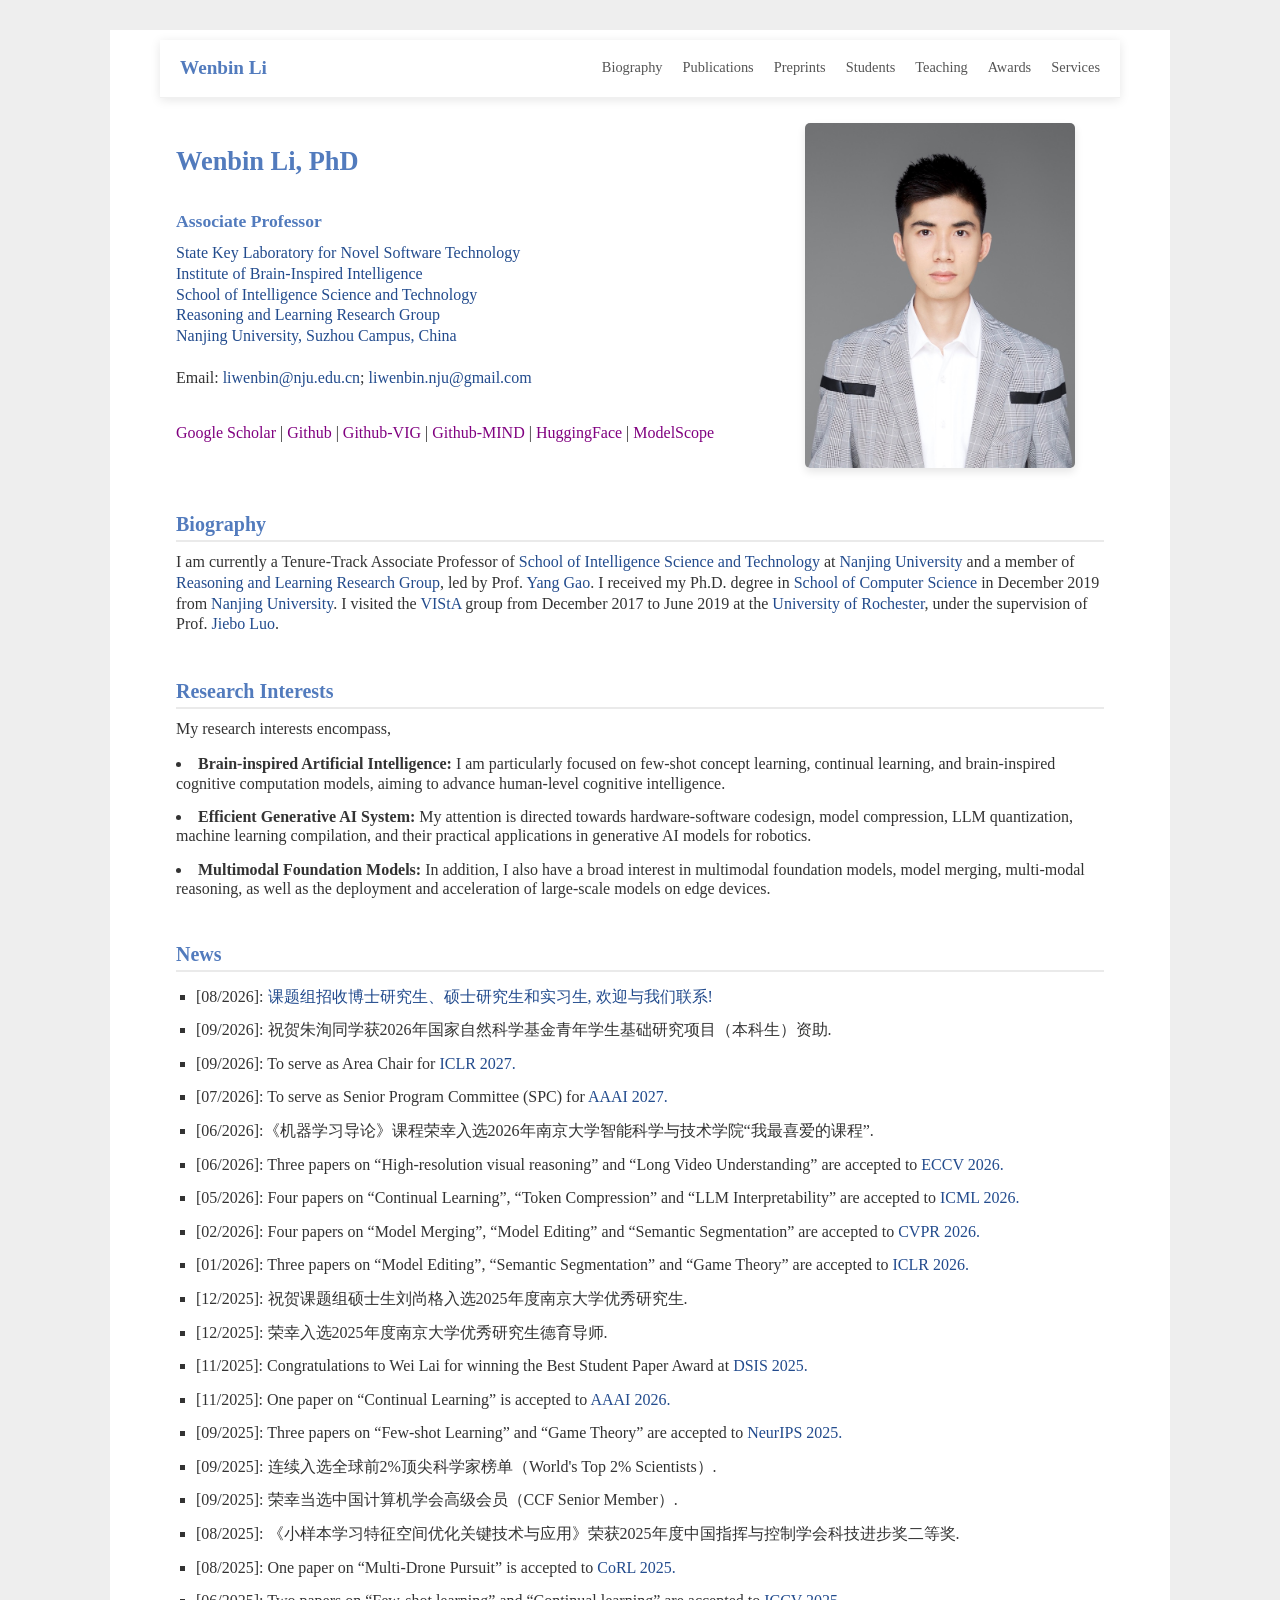
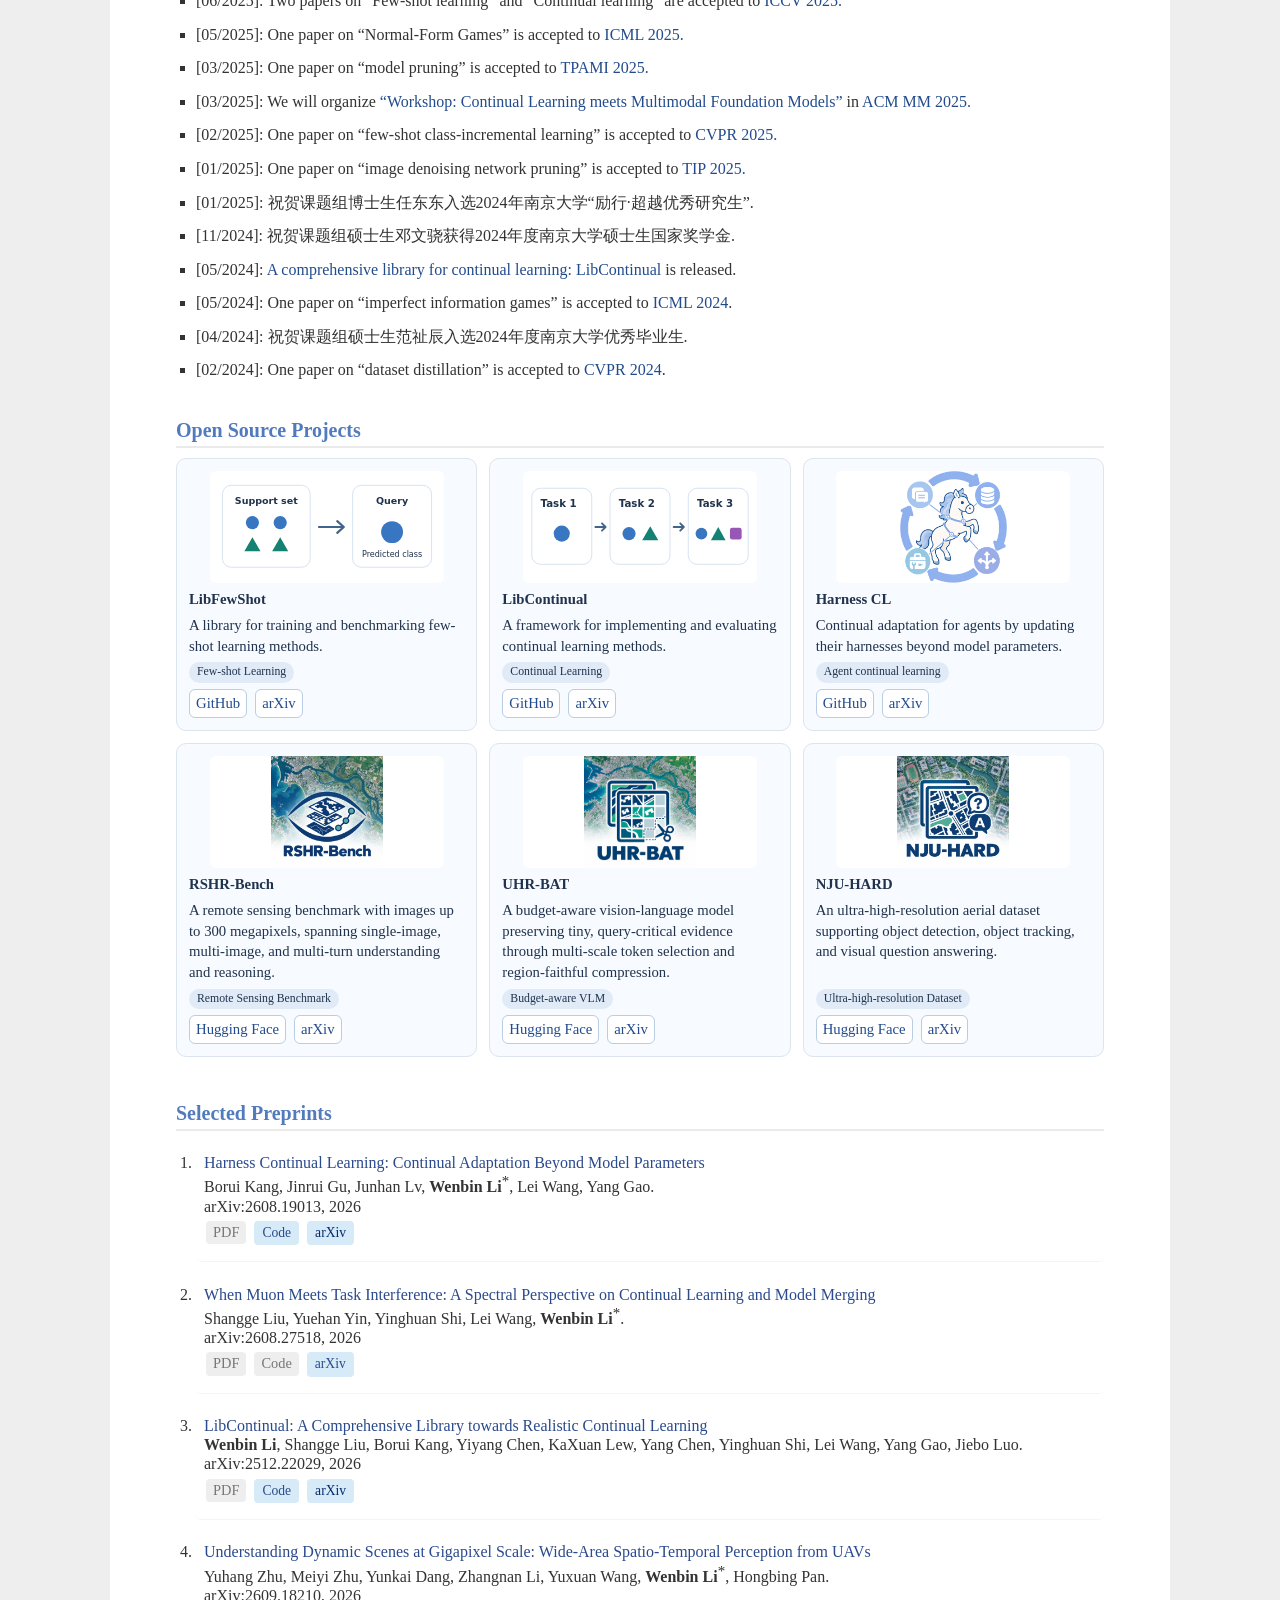
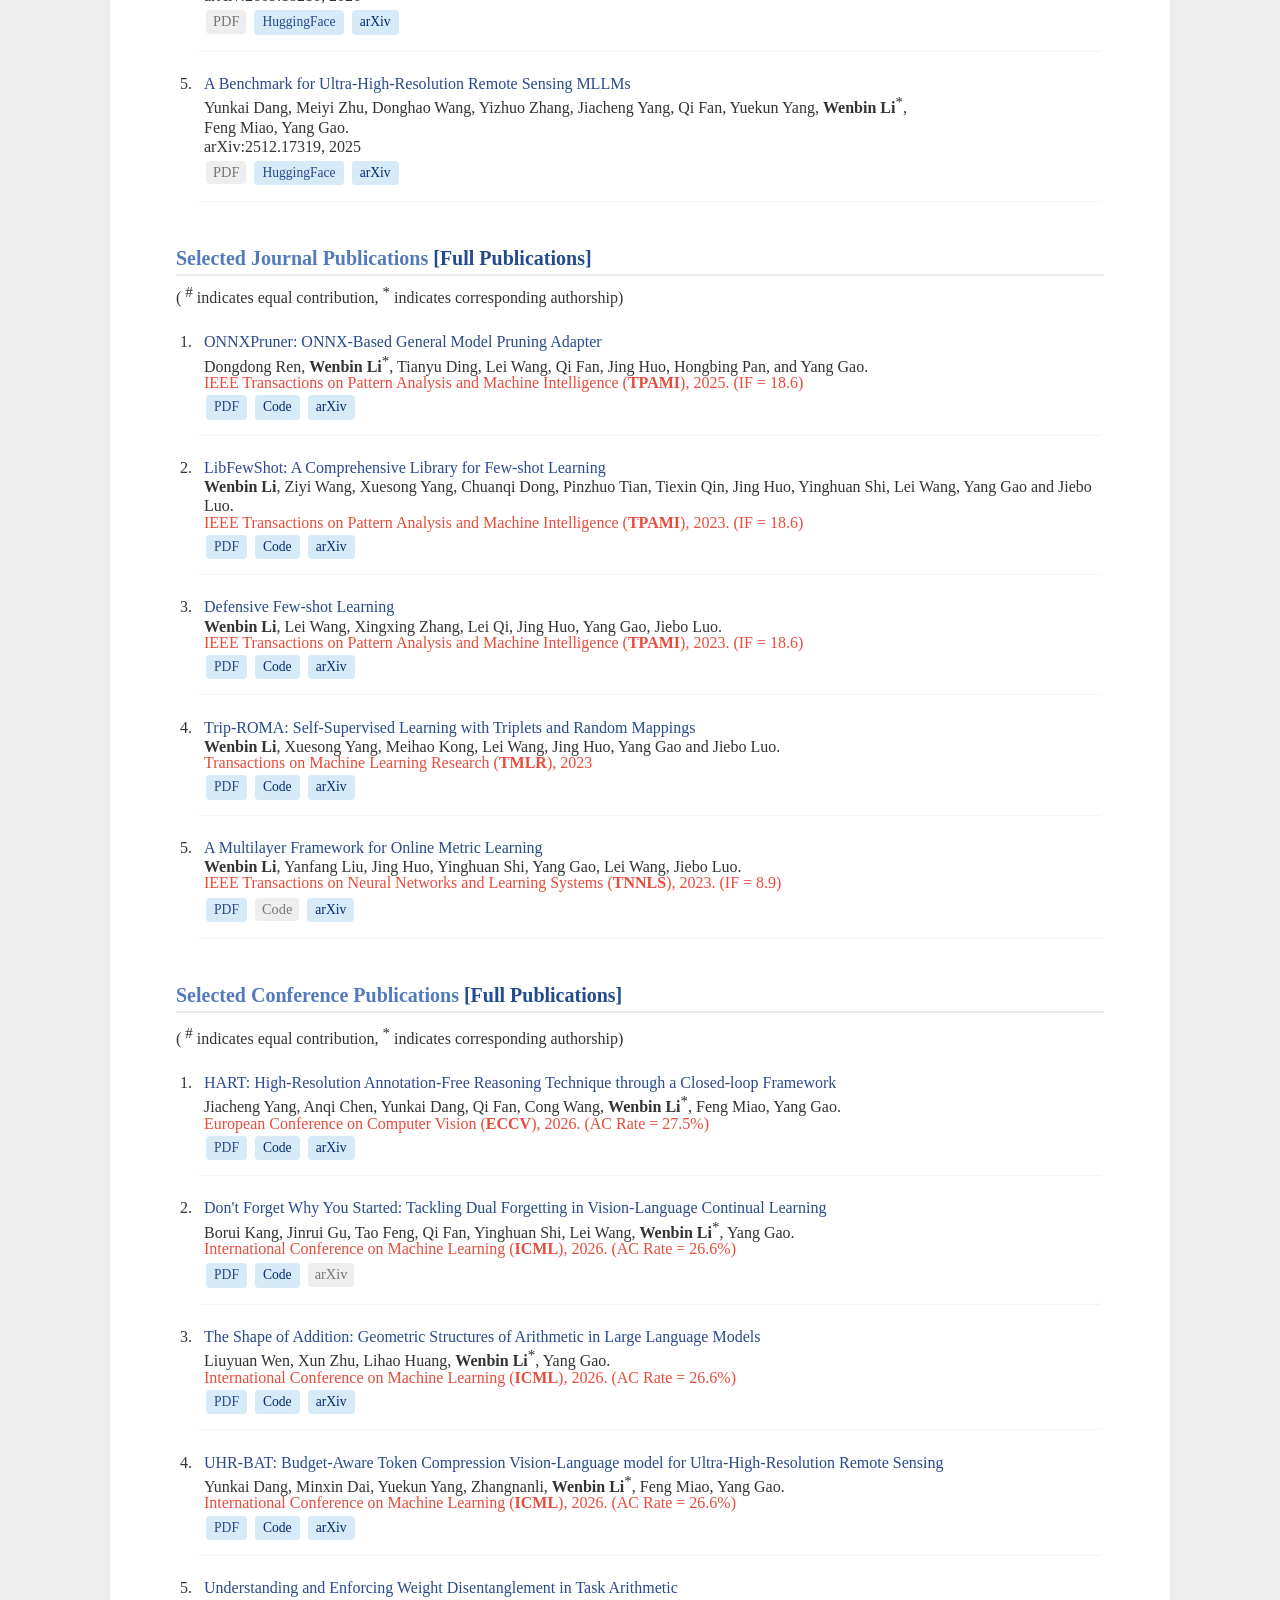
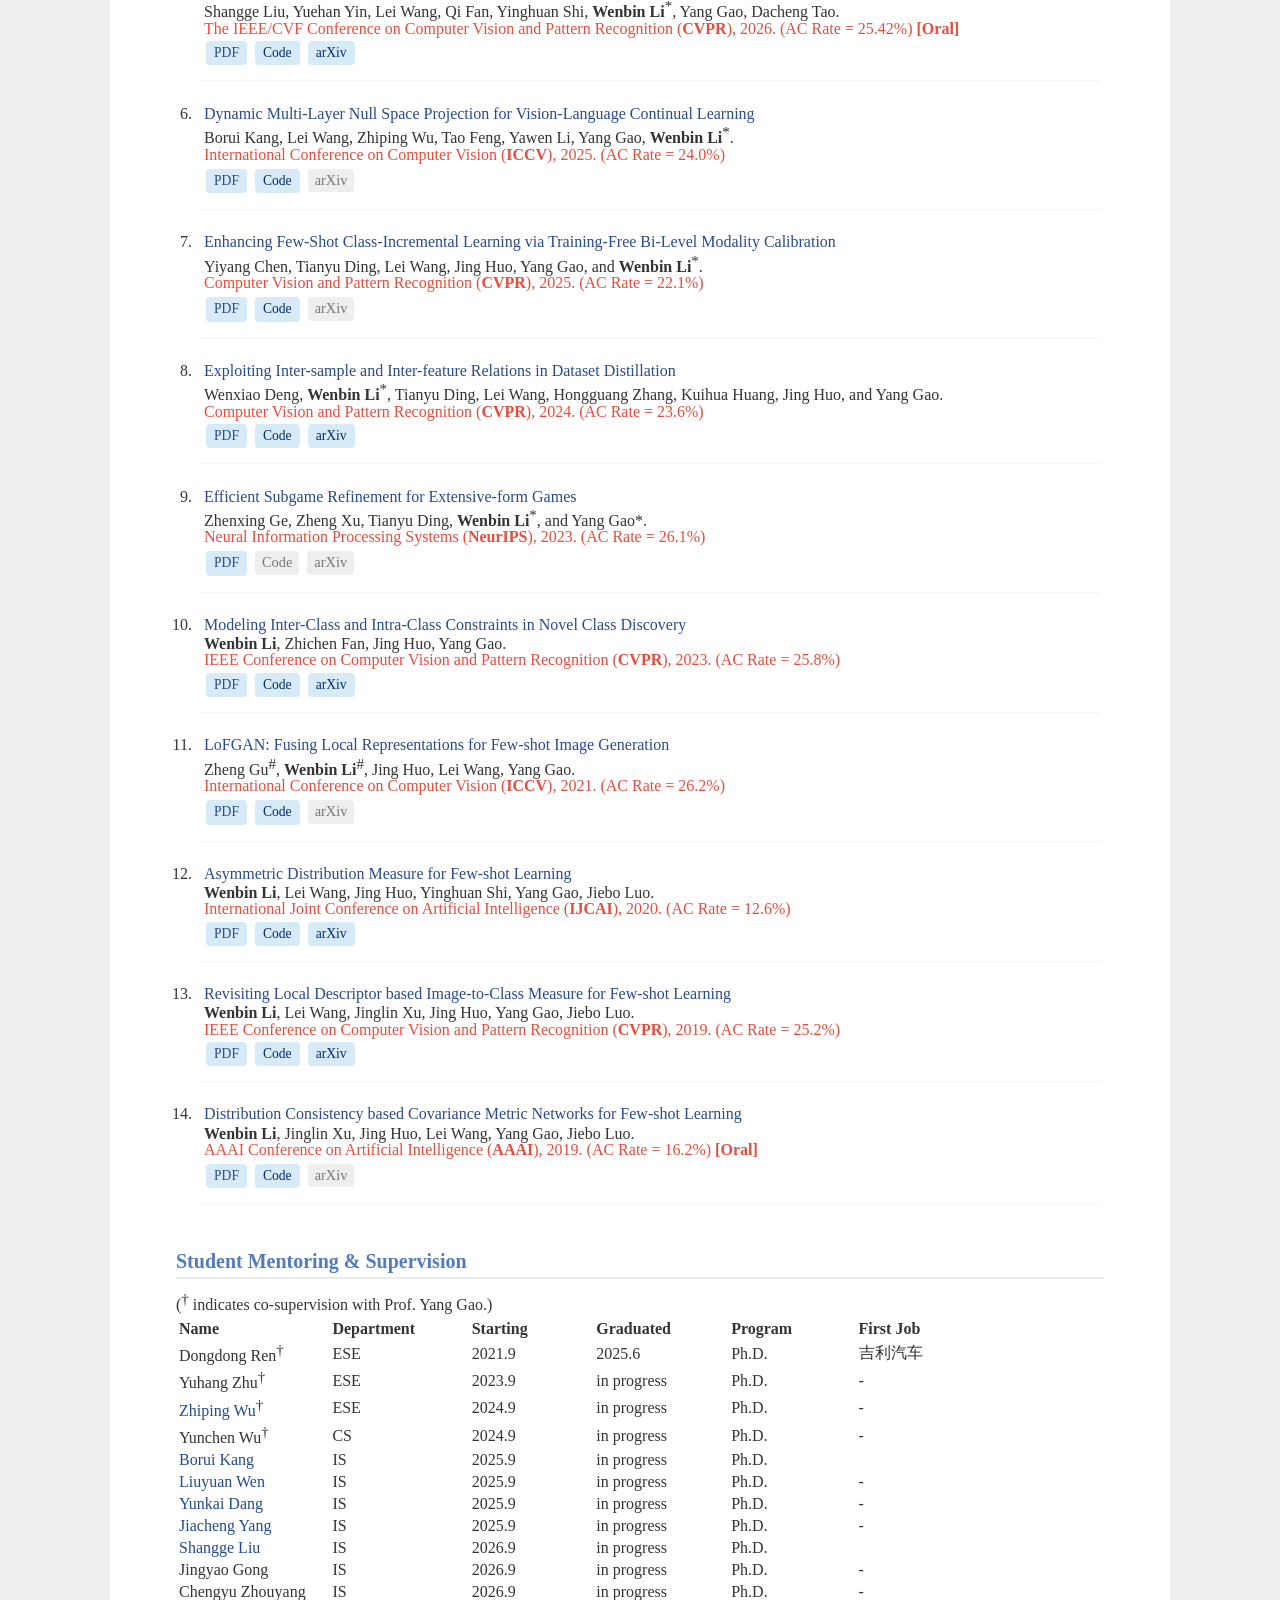
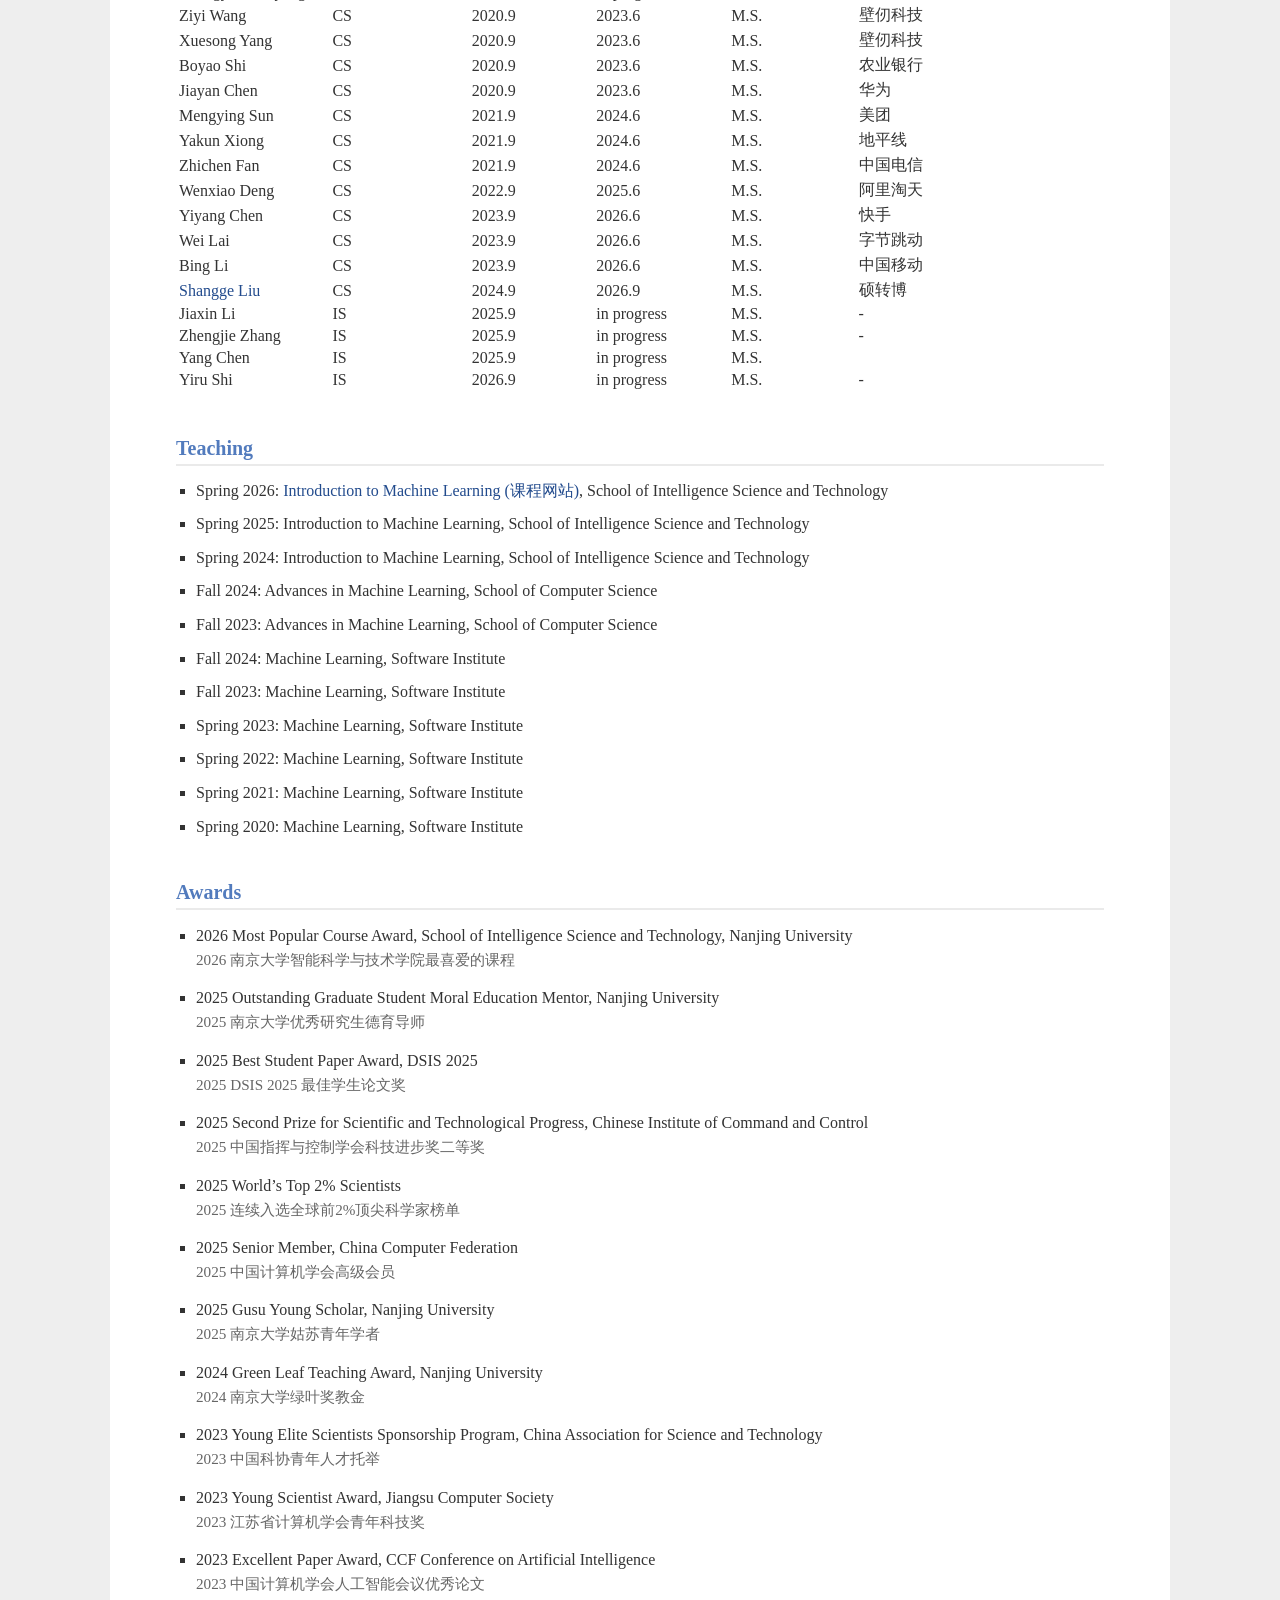
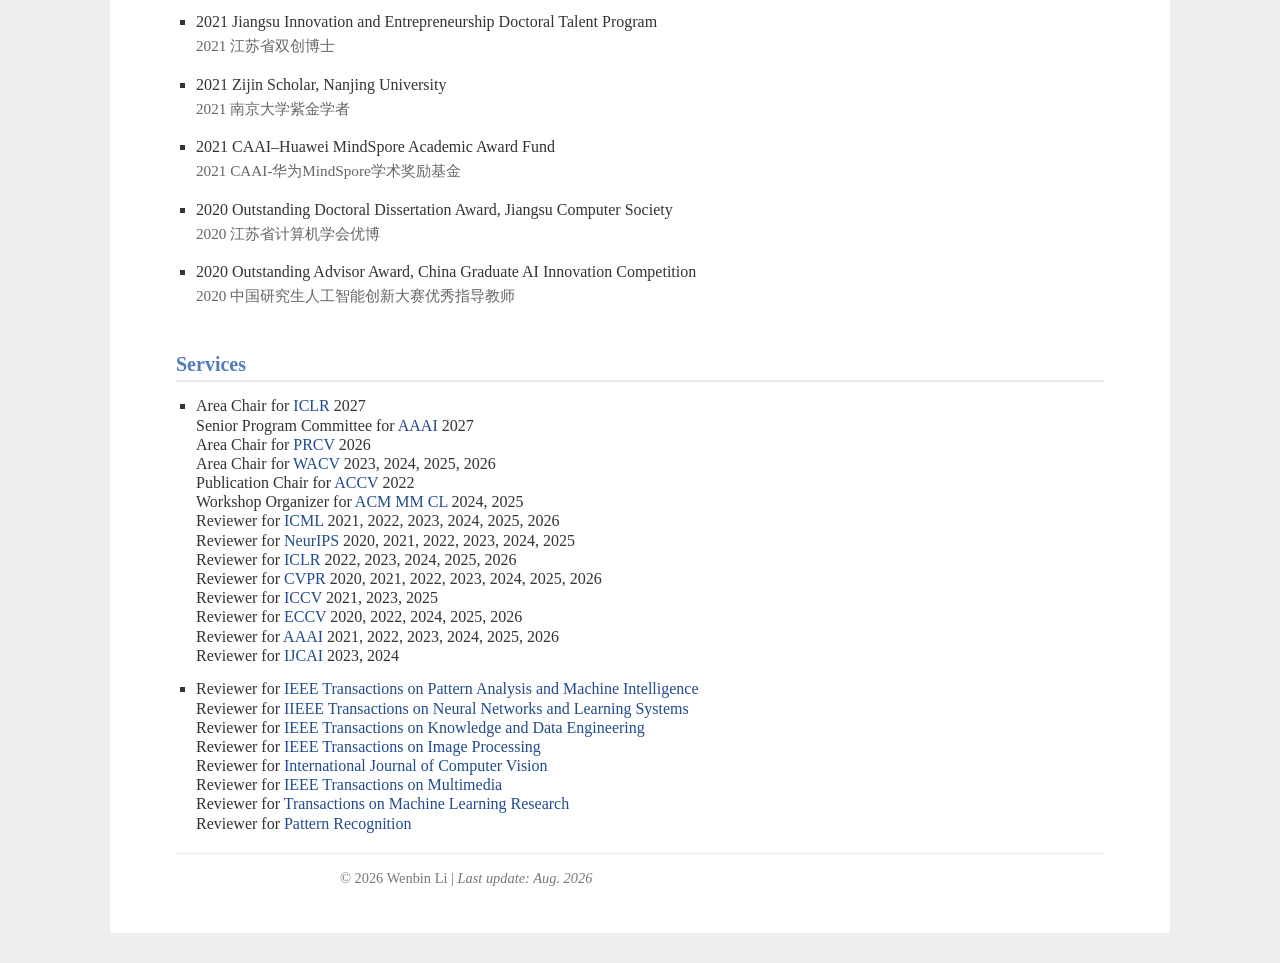
<file: index.html>
<meta name="description" content="Wenbin Li's Homepage (Nanjing University)">
<link rel="shortcut icon" href="/figs/favicon.ico"/>
<link rel="stylesheet" href="jemdoc.css" type="text/css">
<title>Wenbin Li</title> 

<style>
  /* Modern styling improvements */
  body {
    font-family: 'Georgia', serif;
    line-height: 1.4;
    color: #333;
    scroll-behavior: smooth;
  }
  
  /* Navigation bar */
  .navbar {
    position: sticky;
    top: 0;
    background-color: #ffffff;
    box-shadow: 0 2px 10px rgba(0,0,0,0.1);
    padding: 15px 0;
    z-index: 1000;
    width: 100%;
    border-bottom: 1px solid #f0f0f0;
  }
  
  .nav-container {
    max-width: 960px;
    margin: 0 auto;
    display: flex;
    justify-content: space-between;
    align-items: center;
    padding: 0 20px;
  }
  
  .nav-logo {
    font-weight: bold;
    font-size: 1.2em;
    color: #527bbd;
    text-decoration: none;
    position: relative;
    border-bottom: none !important;
    border-left: none !important;
    background-color: transparent !important;
    transform: none !important;
    padding-left: 0 !important;
    box-shadow: none !important;
    border-radius: 0 !important;
  }
  
  .nav-logo:hover {
    color: #2a4a8c;
    transform: none !important;
    background-color: transparent !important;
    box-shadow: none !important;
    border-radius: 0 !important;
    border-left: none !important;
    padding-left: 0 !important;
  }
  
  .nav-links {
    display: flex;
    gap: 20px;
  }
  
  .nav-links a {
    color: #555;
    text-decoration: none;
    transition: color 0.3s;
    font-size: 0.9em;
    position: relative;
    padding-bottom: 2px;
    border-bottom: none !important;
    border-left: none !important;
    background-color: transparent !important;
    transform: none !important;
    padding-left: 0 !important;
    box-shadow: none !important;
    border-radius: 0 !important;
  }
  
  .nav-links a::after {
    content: '';
    position: absolute;
    width: 0;
    height: 2px;
    bottom: 0;
    left: 0;
    background-color: #527bbd;
    transition: width 0.3s ease;
  }
  
  .nav-links a:hover {
    color: #527bbd;
    transform: none !important;
    background-color: transparent !important;
    box-shadow: none !important;
    border-radius: 0 !important;
    border-left: none !important;
    padding-left: 0 !important;
  }
  
  .nav-links a:hover::after {
    width: 100%;
  }
  
  /* Responsive design */
  @media (max-width: 768px) {
    .nav-container {
      flex-direction: column;
      gap: 10px;
    }
    
    .nav-links {
      flex-wrap: wrap;
      justify-content: center;
    }
  }
  
  /* Improved section styling */
  h2 {
    margin-top: 1.5em;
    padding-bottom: 0.3em;
    border-bottom: 2px solid #eaeaea;
  }
  
  /* Publication item styling */
  ol li {
    margin-bottom: 0.8em;
    padding-bottom: 0.5em;
    border-bottom: 1px dotted #eaeaea;
    transition: background-color 0.3s ease, padding-left 0.3s ease;
  }
  
  /* List item hover effects */
  li:hover {
    background-color: #f4f8ff !important;
    transform: translateX(3px) !important;
    border-left: 3px solid #4285f4 !important;
    padding-left: 5px !important;
    box-shadow: 0 2px 8px rgba(66, 133, 244, 0.15) !important;
    transition: all 0.2s ease-out !important;
    border-radius: 4px !important;
  }
  
  /* Make ALL links in ANY list item visible on hover */
  li:hover a, li:hover span, li:hover strong {
    /* Removing color inheritance to preserve original colors */
    text-decoration: none !important;
  }
  
  /* Improve button appearance */
  .button {
    font-family: Georgia, serif;
    background-color: #D6EAF8;
    border: none;
    color: #022b6d;
    padding: 6px 12px;
    text-decoration: none;
    display: inline-block;
    font-size: 0.95em;
    margin: 2px 3px;
    border-radius: 4px;
    transition: all 0.3s ease;
  }
  
  .button:hover {
    background-color: #AED6F1;
    transform: translateY(-2px);
    box-shadow: 0 2px 5px rgba(0,0,0,0.1);
  }
  
  .button3 {
    background-color: #F1948A;
    color: white;
  }
  
  .button3:hover {
    background-color: #E74C3C;
  }
  
  .button4 {
    background-color: #D6EAF8;
    font-size: 0.85em;
  }
  
  .button4:hover {
    background-color: #AED6F1;
  }
  
  .button5 {
    background-color: #5DADE2;
    color: white;
  }
  
  .button5:hover {
    background-color: #3498DB;
  }
  
  /* Profile section improvements */
  table:first-of-type {
    margin-bottom: 1em;
  }
  
  /* Smoother scrolling for navigation */
  html {
    scroll-behavior: smooth;
  }
  
  /* Profile container styling */
  .profile-container {
    display: flex;
    align-items: center;
    gap: 30px;
    margin-bottom: 1.5em;
  }
  
  .profile-info {
    flex: 2;
  }
  
  .profile-image {
    flex: 1;
    text-align: left;
  }
  
  .profile-photo {
    max-width: 270px;
    border-radius: 5px;
    box-shadow: 0 4px 8px rgba(0, 0, 0, 0.1);
    transition: transform 0.3s ease;
  }
  
  .profile-photo:hover {
    transform: scale(1.03);
  }
  
  .social-links {
    margin-top: 10px;
  }
  
  .social-link {
    color: #527bbd;
    text-decoration: none;
    font-weight: 500;
    transition: color 0.3s;
  }
  
  .social-link:hover {
    color: #2a4a8c;
    border-bottom: 1px solid;
  }
  
  @media (max-width: 768px) {
    .profile-container {
      flex-direction: column-reverse;
      text-align: left;
    }
    
    .profile-image {
      margin-bottom: 20px;
    }
  }
  
  /* Publication styling */
  ol li {
    padding: 8px;
    margin-bottom: 8px;
    border-radius: 5px;
    transition: all 0.3s ease;
  }
  
  ol li:hover {
    background-color: #f9f9f9;
    box-shadow: 0 2px 5px rgba(0,0,0,0.05);
  }
  
  ol li a:first-of-type {
    font-weight: 500;
    color: #2a4a8c;
    text-decoration: none;
    transition: color 0.3s;
  }
  
  ol li a:first-of-type:hover {
    color: #3498DB;
    text-decoration: underline;
  }
  
  /* Footer styling */
  .footer {
    margin-top: 20px;
    padding: 10px 0;
    border-top: 1px solid #eaeaea;
    text-align: left;
    font-size: 0.9em;
    color: #777;
  }
  
  .footer-content {
    max-width: 600px;
    margin: 0 auto;
  }
  
  .footer p {
    margin: 5px 0;
  }
  
  /* List styling adjustments */
  ul li {
    margin-bottom: 0.5em;
  }
  
  /* Reduce paragraph line spacing */
  p {
    margin-bottom: 0.5em;
    line-height: 1.3;
  }
  
  /* Space between list items */
  ol, ul {
    margin-top: 0.3em;
    margin-bottom: 0.3em;
    padding-left: 20px;
  }
  
  /* Publication lists specific spacing */
  #publications ol li, #preprints ol li {
    padding: 0;
    margin: 0;
    margin-bottom: 0px;
    line-height: 0.9;
    border-bottom: 1px dotted #eaeaea;
  }
  
  /* Make publication items more compact */
  #publications ol li span, #preprints ol li span {
    display: inline;
    margin: 0;
    height: 2px !important;
  }
  
  /* Completely eliminate height from these spans */
  span[style="display: block; height: 5px;"] {
    display: none !important;
    height: 0 !important;
    margin: 0 !important;
    padding: 0 !important;
    font-size: 0 !important;
    line-height: 0 !important;
    visibility: hidden !important;
    position: absolute !important;
  }
  
  /* Condense publication links */
  #publications ol li a, #preprints ol li a {
    margin-bottom: 0;
  }
  
  /* Remove space after author list */
  #publications ol li br, #preprints ol li br {
    content: "";
    display: none;
  }
  
  /* Further compact buttons */
  .button {
    padding: 4px 8px;
    margin: 0 2px;
    line-height: 1.2;
  }
  
  /* Tighten buttons row */
  #publications ol li button, #preprints ol li button {
    margin-top: 2px;
  }
  
  /* Reduce space in publication venue text */
  span[style="color: #E74C3C"] {
    display: inline;
    margin: 0;
    padding: 0;
  }
  
  /* Publication lists overall spacing */
  #publications ol, #preprints ol {
    margin-top: 0.3em;
    padding-left: 20px;
    margin-bottom: 0.3em;
    line-height: 0.9;
  }
  
  /* Make titles and authors more compact */
  #publications ol li > a + span + strong, 
  #preprints ol li > a + span + strong,
  #publications ol li > a + br + strong, 
  #preprints ol li > a + br + strong {
    line-height: 0.9;
    display: inline-block;
    margin-top: -2px;
  }
  
  /* Buttons should be on same line with minimal spacing */
  button.button {
    margin: 2px 2px;
    padding: 3px 7px;
    font-size: 0.9em;
  }
  
  /* Section headings should have less margin too */
  h2#publications, h2#preprints {
    margin-bottom: 0.3em;
  }
  
  /* Ensure all list items are compact */
  li {
    margin-bottom: 0.1em;
    line-height: 1.2;
  }
  
  /* Further reduce spacing in publication lists */
  #publications ol li br, #preprints ol li br {
    line-height: 0;
  }
  
  /* Tighten line spacing in services section */
  #services ul li {
    line-height: 1;
  }
  
  /* Fix spacing before buttons */
  #publications ol li button.button, #preprints ol li button.button {
    margin-top: 0;
    padding-top: 0;
    padding-bottom: 0;
  }
  
  /* Tighter spacing for multi-line entries in teaching */
  #teaching ul li {
    line-height: 1;
  }
  
  /* Reduce extra spacing in biography */
  #bio + p {
    margin-top: 0;
  }
  
  /* Adjust author names and venue to be more compact */
  #publications ol li strong, #preprints ol li strong {
    display: inline;
  }
  
  /* Conference rate button very compact */
  button.button.button3 {
    padding: 3px 6px;
    margin-left: 5px;
  }
  
  /* Ensure buttons align properly */
  #publications ol li .button4, #preprints ol li .button4 {
    display: inline-block;
    margin: 1px 1px;
  }
  
  /* Compact mentoring and other lists */
  #mentoring ul li, #teaching ul li, #services ul li {
    margin-bottom: 0.2em;
    line-height: 1.1;
  }
  
  /* Biography paragraphs */
  #bio + p, #bio + p + p, #bio + p + p + p {
    line-height: 1.3;
  }
  
  /* Ultra-aggressive whitespace removal for publications */
  #publications ol li, #preprints ol li {
    margin: 0 !important;
    padding: 0 !important;
    line-height: 1 !important;
    margin-top: -1px !important;
    display: block !important;
  }
  
  /* Force reset of default browser list styles */
  #publications ol, #preprints ol {
    margin: 0 !important;
    padding-left: 25px !important;
    line-height: 1 !important;
  }
  
  /* No space before title links */
  #publications ol li a:first-of-type, 
  #preprints ol li a:first-of-type {
    margin-top: -8px !important;
    padding-top: 0 !important;
    line-height: 1 !important;
    display: block !important;
  }
  
  /* Remove all spacing between publication items */
  #publications ol li + li,
  #preprints ol li + li {
    margin-top: -4px !important;
  }
  
  /* Target red text conference names */
  span[style="color: #E74C3C"] {
    margin-top: -3px !important;
    display: inline-block !important;
  }
  
  /* Cluster map container */
  #clustrmaps-container {
    margin: 10px auto;
    text-align: left;
  }
  
  /* Remove empty div space */
  #footer {
    display: none;
  }
  
  /* Publication lists hover effects */
  #publications ol li:hover, 
  #preprints ol li:hover {
    background-color: #f5f5f5 !important; /* Light gray background */
    border-left: 5px solid #4285f4 !important; /* Blue border */
    box-shadow: 0 5px 15px rgba(66, 133, 244, 0.2) !important; /* Blue shadow */
    transform: translateX(5px) !important;
    transition: all 0.2s ease-out !important;
    padding: 8px !important;
    margin-left: -8px !important;
  }
  
  /* Preserve original link colors on hover */
  #publications ol li:hover a, 
  #preprints ol li:hover a {
    color: inherit !important; /* Keep original link color */
    text-decoration: underline !important;
  }
  
  /* Preserve venue original color */
  #publications ol li:hover span[style="color: #E74C3C"], 
  #preprints ol li:hover span[style="color: #E74C3C"] {
    color: #E74C3C !important; /* Keep exact original color */
    font-weight: inherit !important;
  }
  
  /* Author names */
  #publications ol li:hover strong, 
  #preprints ol li:hover strong {
    color: inherit !important; /* Keep original color */
  }
  
  /* Other spans */
  #publications ol li:hover span:not([style="color: #E74C3C"]), 
  #preprints ol li:hover span:not([style="color: #E74C3C"]) {
    color: inherit !important;
  }
  
  /* Buttons on hover background */
  #publications ol li:hover .button, 
  #preprints ol li:hover .button {
    background-color: #e8f0fe !important;
    color: #1a73e8 !important;
    font-weight: normal !important;
    box-shadow: 0 1px 3px rgba(26, 115, 232, 0.3) !important;
    transform: translateY(-1px) !important;
  }
  
  /* Services, teaching and mentoring lists hover effect */
  #services ul li:hover, 
  #teaching ul li:hover, 
  #mentoring ul li:hover {
    background-color: #f0f7ff !important;
    border-left: 3px solid #4285f4 !important;
    transform: translateX(3px) !important;
    transition: all 0.25s ease-out !important;
    padding: 2px 5px !important;
    border-radius: 4px !important;
    box-shadow: 0 2px 8px rgba(66, 133, 244, 0.15) !important;
    color: inherit !important;
  }
  
  /* Links in services/teaching/mentoring */
  #services ul li:hover a, 
  #teaching ul li:hover a, 
  #mentoring ul li:hover a {
    color: #1a73e8 !important;
    text-decoration: none !important;
  }
  
  /* Plain list styling for teaching and services - no hover effects */
  .plain-list li {
    margin-bottom: 0.5em;
    line-height: 1.2;
  }
  
  .plain-list li:hover {
    background-color: transparent !important;
    border-left: none !important;
    transform: none !important;
    transition: none !important;
    padding: 0 !important;
    border-radius: 0 !important;
    box-shadow: none !important;
  }
  
  /* Clean link styling with subtle dotted underline on hover */
  .plain-list li a {
    text-decoration: none !important;
    border-bottom: none !important;
    transition: color 0.2s ease !important;
  }
  
  .plain-list li a:hover {
    color: #527bbd !important;
    text-decoration: none !important;
    border-bottom: 1px dotted #527bbd !important;
  }
  
  /* Override the general hover effects for services and teaching */
  #services ul.plain-list li:hover, 
  #teaching ul.plain-list li:hover {
    background-color: transparent !important;
    border-left: none !important;
    transform: none !important;
    transition: none !important;
    padding: 0 !important;
    box-shadow: none !important;
  }
  #open-source-projects {
    margin-top: 24px;
  }

  .project-grid {
    display: grid;
    width: 100%;
    grid-template-columns: repeat(auto-fit, minmax(min(100%, 240px), 1fr));
    align-items: stretch;
    gap: 12px;
    margin: 8px auto 14px;
  }

  .project-card {
    display: flex;
    flex-direction: column;
    align-items: flex-start;
    box-sizing: border-box;
    min-width: 0;
    gap: 6px;
    padding: 9px;
    font-size: 0.9rem;
    overflow-wrap: anywhere;
    border: 1px solid #dce4ed;
    border-radius: 10px;
    background: #f7faff;
    color: #20334d;
    text-decoration: none;
  }

  .project-card:hover, .project-card:focus-within {
    border-color: #426ea3;
    background: #edf4ff;
  }

  .project-tag {
    margin-top: auto;
    padding: 2px 8px;
    border-radius: 12px;
    background: #e1ebf8;
    font-size: 0.8em;
  }

  .project-cover {
    display: block;
    width: 100%;
  }

  .project-cover img {
    display: block;
    width: 85%;
    margin-inline: auto;
    height: 88px;
    object-fit: contain;
    background: #fff;
    border-radius: 6px;
  }

  .project-links {
    display: flex;
    flex-wrap: wrap;
    align-items: center;
    gap: 8px;
  }

  .project-links a {
    display: inline-block;
    padding: 3px 6px;
    border: 1px solid #b9cde4;
    border-radius: 6px;
    background: #fff;
  }

  body, body p, body li, .project-card {
    text-align: left;
  }



.awards-list li{margin-bottom:0.75em;line-height:1.5}.award-chinese{display:inline-block;color:#666;font-size:0.95em}.publication-resources{margin:3px 0 7px}.resource-unavailable:disabled{background:#eee;color:#777;cursor:not-allowed}.publication-resources a.button{font-weight:normal!important}

/* Comfortable spacing within wrapped bilingual news items. */
ul.news-list li { line-height: 1.65; margin-bottom: 0.55em; }

.project-card { padding: 12px; font-size: 0.92rem; }
.project-cover img { height: 112px; }
.social-links { line-height: 1.8; overflow-wrap: anywhere; }
.social-links a { display: inline-block; }
@media (max-width: 640px) {
 .project-grid { gap: 8px; }
 .project-card { padding: 8px; font-size: 0.85rem; }
 .project-cover img { height: 80px; }
 .project-links { gap: 4px; }
}
@media (max-width: 420px) {
 .project-cover img { height: 112px; }
}
.social-second-row { display: inline-block; white-space: nowrap; }
</style>

<body>

<div class="navbar">
  <div class="nav-container">
    <a href="#" class="nav-logo">Wenbin Li</a>
    <div class="nav-links">
      <a href="#bio">Biography</a>
      <a href="#publications">Publications</a>
      <a href="#preprints">Preprints</a>
      <a href="#mentoring">Students</a>
      <a href="#teaching">Teaching</a>
      <a href="#awards">Awards</a>
      <a href="#services">Services</a>
    </div>
  </div>
</div>

<div id="layout-content" style="margin-top:25px">

<div class="profile-container">
    <div class="profile-info">
        <div id="toptitle">                 
            <h1>Wenbin Li, PhD &nbsp;</h1>
        </div>

        <h3>Associate Professor</h3>  
        <p>
            <a href="https://keysoftlab.nju.edu.cn/">State Key Laboratory for Novel Software Technology</a> <br>
            <a href="https://ibi.nju.edu.cn/index.html">Institute of Brain-Inspired Intelligence</a> <br>
            <a href="https://is.nju.edu.cn/main.htm">School of Intelligence Science and Technology</a> <br>
            <a href="https://cs.nju.edu.cn/rl/index_eng.htm">Reasoning and Learning Research Group</a><br>
            <a href="http://www.nju.edu.cn/">Nanjing University, Suzhou Campus, China</a><br>
            <br>
            Email: <a href="mailto:liwenbin@nju.edu.cn">liwenbin@nju.edu.cn</a>;  <a href="mailto:liwenbin.nju@gmail.com">liwenbin.nju@gmail.com</a><br><br>
            <div class="social-links">
                <a href="https://scholar.google.com/citations?user=K-kC4yYAAAAJ&hl=zh-CN&authuser=1"><span style="color:purple">Google Scholar</span></a> |
                <a href="https://github.com/WenbinLee"><span style="color:purple">Github</span></a> |
                <a href="https://github.com/RL-VIG"><span style="color:purple">Github-VIG</span></a> |
                <a href="https://github.com/RL-MIND"><span style="color:purple">Github-MIND</span></a> |
                <span class="social-second-row"><a href="https://huggingface.co/RL-MIND"><span style="color:purple">HuggingFace</span></a> |
                <a href="https://www.modelscope.cn/organization/RL-MIND"><span style="color:purple">ModelScope</span></a></span>
            </div>
        </p>
    </div>
    <div class="profile-image">
        <img src="figs/lwb.jpg" alt="Wenbin Li" class="profile-photo">
    </div>
</div>


<h2 id="bio">Biography</h2>

<p style="text-align: left;">I am currently a Tenure-Track Associate Professor of <a href="https://is.nju.edu.cn/main.htm" target="_blank"> School of Intelligence Science and Technology</a> at <a href="http://www.nju.edu.cn/" target="_blank">Nanjing University</a> and a member of <a href="https://cs.nju.edu.cn/rl/" target="_blank">Reasoning and Learning Research Group</a>, led by Prof. <a href="https://cs.nju.edu.cn/gaoyang">Yang Gao</a>.

I received my Ph.D. degree in <a href="http://cs.nju.edu.cn/" target="_blank">School of Computer Science</a> in December 2019 from <a href="https://www.nju.edu.cn/EN/">Nanjing University</a>. I visited the <a href="http://www.cs.rochester.edu/u/jluo/#VISTA">VIStA</a> group from December 2017 to June 2019 at the <a href="https://www.rochester.edu">University of Rochester</a>, under the supervision of Prof. <a href="http://www.cs.rochester.edu/u/jluo/">Jiebo Luo</a>.</p>


<h2 id="bio">Research Interests</h2>

<p style="text-align: left">My research interests encompass, <br>
<li style="text-align: left"><b>Brain-inspired Artificial Intelligence:</b> I am particularly focused on few-shot concept learning, continual learning, and brain-inspired cognitive computation models, aiming to advance human-level cognitive intelligence. </li>
<li style="text-align: left"><b>Efficient Generative AI System:</b> My attention is directed towards hardware-software codesign, model compression, LLM quantization, machine learning compilation, and their practical applications in generative AI models for robotics. </li>
<li style="text-align: left"><b>Multimodal Foundation Models:</b> In addition, I also have a broad interest in multimodal foundation models, model merging, multi-modal reasoning, as well as the deployment and acceleration of large-scale models on edge devices.</li><p>



<h2>News</h2>
<ul>

<li>[08/2026]: <a>课题组招收博士研究生、硕士研究生和实习生, 欢迎与我们联系!</a>
</li>

<li>[09/2026]: 祝贺朱洵同学获2026年国家自然科学基金青年学生基础研究项目（本科生）资助.
</li>

<li>[09/2026]: To serve as Area Chair for <a href="https://iclr.cc/">ICLR 2027.</a>
</li>

<li>[07/2026]: To serve as Senior Program Committee (SPC) for <a href="https://aaai.org/conference/aaai/aaai-27/">AAAI 2027.</a>
</li>

<li>[06/2026]:《机器学习导论》课程荣幸入选2026年南京大学智能科学与技术学院“我最喜爱的课程”.
</li>

<li>[06/2026]: Three papers on “High-resolution visual reasoning” and “Long Video Understanding” are accepted to <a href="https://eccv.ecva.net/">ECCV 2026.</a>
</li>

<li>[05/2026]: Four papers on “Continual Learning”, “Token Compression” and “LLM Interpretability” are accepted to <a href="https://icml.cc/">ICML 2026.</a>
</li>

<li>[02/2026]: Four papers on “Model Merging”, “Model Editing” and “Semantic Segmentation” are accepted to <a href="https://cvpr.thecvf.com/">CVPR 2026.</a>
</li>

<li>[01/2026]: Three papers on “Model Editing”, “Semantic Segmentation” and “Game Theory” are accepted to <a href="https://iclr.cc/">ICLR 2026.</a>
</li>

<li>[12/2025]: 祝贺课题组硕士生刘尚格入选2025年度南京大学优秀研究生.
</li>

<li>[12/2025]: 荣幸入选2025年度南京大学优秀研究生德育导师.
</li>

<li>[11/2025]: Congratulations to Wei Lai for winning the Best Student Paper Award at <a href="https://www.dsis2025.net/">DSIS 2025.</a>
</li>

<li>[11/2025]: One paper on “Continual Learning” is accepted to <a href="https://aaai.org/conference/aaai/aaai-26/">AAAI 2026.</a>
</li>

<li>[09/2025]: Three papers on “Few-shot Learning” and “Game Theory” are accepted to <a href="https://neurips.cc/">NeurIPS 2025.</a>
</li>

<li>[09/2025]: 连续入选全球前2%顶尖科学家榜单（World's Top 2% Scientists）.
</li>

<li>[09/2025]: 荣幸当选中国计算机学会高级会员（CCF Senior Member）.
</li>

<li>[08/2025]: 《小样本学习特征空间优化关键技术与应用》荣获2025年度中国指挥与控制学会科技进步奖二等奖.
</li>

<li>[08/2025]: One paper on “Multi-Drone Pursuit” is accepted to <a href="https://www.corl.org/">CoRL 2025.</a>
</li>

<li>[06/2025]: Two papers on “Few-shot learning” and “Continual learning” are accepted to <a href="https://iccv.thecvf.com/">ICCV 2025.</a>
</li>

<li>[05/2025]: One paper on “Normal-Form Games” is accepted to <a href="https://icml.cc/">ICML 2025.</a>
</li>

<li>[03/2025]: One paper on “model pruning” is accepted to <a href="https://ieeexplore.ieee.org/xpl/RecentIssue.jsp?punumber=34">TPAMI 2025.</a>
</li>

<li>[03/2025]: We will organize <a href="https://acmmm-cl.github.io/">“Workshop: Continual Learning meets Multimodal Foundation Models”</a> in <a href="https://acmmm2025.org/workshop/">ACM MM 2025.</a>
</li>

<li>[02/2025]: One paper on “few-shot class-incremental learning” is accepted to <a href="https://cvpr.thecvf.com/">CVPR 2025.</a>
</li>

<li>[01/2025]: One paper on “image denoising network pruning” is accepted to <a href="https://ieeexplore.ieee.org/xpl/RecentIssue.jsp?punumber=83">TIP 2025.</a>
</li>

<li>[01/2025]: 祝贺课题组博士生任东东入选2024年南京大学“励行·超越优秀研究生”.
</li>

<li>[11/2024]: 祝贺课题组硕士生邓文骁获得2024年度南京大学硕士生国家奖学金.
</li>

<li>[05/2024]: <a href="https://github.com/RL-VIG/LibContinual.git">A comprehensive library for continual learning: LibContinual</a> is released.
</li>

<li>[05/2024]: One paper on “imperfect information games” is accepted to <a href="https://icml.cc/">ICML 2024</a>.
</li>

<li>[04/2024]: 祝贺课题组硕士生范祉辰入选2024年度南京大学优秀毕业生.
</li>

<li>[02/2024]: One paper on “dataset distillation” is accepted to <a href="https://cvpr.thecvf.com/">CVPR 2024</a>.
</li>

</ul>





  <h2 id="open-source-projects">Open Source Projects</h2>
  <div class="project-grid">
    <article class="project-card">
      <a class="project-cover" href="https://github.com/RL-VIG/LibFewShot" aria-label="LibFewShot on GitHub">
        <img src="img/LibFewShot-icon.svg" alt="Two examples per class in a support set help classify a query" loading="lazy" decoding="async">
      </a>
      <strong>LibFewShot</strong>
      <span>A library for training and benchmarking few-shot learning methods.</span>
      <span class="project-tag">Few-shot Learning</span>
      <div class="project-links">
        <a href="https://github.com/RL-VIG/LibFewShot" aria-label="LibFewShot code on GitHub">GitHub</a>
        <a href="https://arxiv.org/abs/2109.04898" aria-label="LibFewShot on arXiv">arXiv</a>
      </div>
    </article>
    <article class="project-card">
      <a class="project-cover" href="https://github.com/RL-MIND/LibContinual" aria-label="LibContinual on GitHub">
        <img src="img/LibContinual-icon.svg" alt="Three sequential tasks add new classes while retaining earlier ones" loading="lazy" decoding="async">
      </a>
      <strong>LibContinual</strong>
      <span>A framework for implementing and evaluating continual learning methods.</span>
      <span class="project-tag">Continual Learning</span>
      <div class="project-links">
        <a href="https://github.com/RL-MIND/LibContinual" aria-label="LibContinual code on GitHub">GitHub</a>
        <a href="https://arxiv.org/abs/2512.22029" aria-label="LibContinual on arXiv">arXiv</a>
      </div>
    </article>
    <article class="project-card">
      <a class="project-cover" href="https://github.com/RL-MIND/Harness-Continual-Learning" aria-label="Harness Continual Learning on GitHub">
        <img src="img/HarnessContinualLearning.png" alt="" loading="lazy" decoding="async">
      </a>
      <strong>Harness CL</strong>
      <span>Continual adaptation for agents by updating their harnesses beyond model parameters.</span>
      <span class="project-tag">Agent continual learning</span>
      <div class="project-links">
        <a href="https://github.com/RL-MIND/Harness-Continual-Learning" aria-label="Harness Continual Learning code on GitHub">GitHub</a>
        <a href="https://arxiv.org/abs/2608.19013" aria-label="Harness Continual Learning on arXiv">arXiv</a>
      </div>
    </article>
    <article class="project-card">
      <a class="project-cover" href="https://huggingface.co/datasets/RL-MIND/RSHR-Bench" aria-label="RSHR-Bench on Hugging Face">
        <img src="img/RSHR-Bench.png" alt="RSHR-Bench project illustration" loading="lazy" decoding="async">
      </a>
      <strong>RSHR-Bench</strong>
      <span>A remote sensing benchmark with images up to 300 megapixels, spanning single-image, multi-image, and multi-turn understanding and reasoning.</span>
      <span class="project-tag">Remote Sensing Benchmark</span>
      <div class="project-links"><a href="https://huggingface.co/datasets/RL-MIND/RSHR-Bench">Hugging Face</a><a href="https://arxiv.org/abs/2512.17319">arXiv</a></div>
    </article>
    <article class="project-card">
      <a class="project-cover" href="https://huggingface.co/RL-MIND/UHR-BAT" aria-label="UHR-BAT on Hugging Face">
        <img src="img/UHR-BAT.jpg" alt="UHR-BAT project illustration" loading="lazy" decoding="async">
      </a>
      <strong>UHR-BAT</strong>
      <span>A budget-aware vision-language model preserving tiny, query-critical evidence through multi-scale token selection and region-faithful compression.</span>
      <span class="project-tag">Budget-aware VLM</span>
      <div class="project-links"><a href="https://huggingface.co/RL-MIND/UHR-BAT">Hugging Face</a><a href="https://arxiv.org/abs/2604.13565">arXiv</a></div>
    </article>
    <article class="project-card">
      <a class="project-cover" href="https://huggingface.co/datasets/RL-MIND/NJU-HARD" aria-label="NJU-HARD on Hugging Face">
        <img src="img/NJU-HARD.png" alt="NJU-HARD project illustration" loading="lazy" decoding="async">
      </a>
      <strong>NJU-HARD</strong>
      <span>An ultra-high-resolution aerial dataset supporting object detection, object tracking, and visual question answering.</span>
      <span class="project-tag">Ultra-high-resolution Dataset</span>
      <div class="project-links"><a href="https://huggingface.co/datasets/RL-MIND/NJU-HARD">Hugging Face</a><a href="https://arxiv.org/pdf/2609.18210">arXiv</a></div>
    </article>
    </div>



<h2 id="preprints">Selected Preprints</h2>
<ol forward>

  <li>
        <a href='https://arxiv.org/pdf/2608.19013'>Harness Continual Learning: Continual Adaptation Beyond Model Parameters</a > <br>
        <span style="display: block; height: 5px;"></span>
        Borui Kang, Jinrui Gu, Junhan Lv, <strong>Wenbin Li</strong><sup style="font-size: 15px;">*</sup>, Lei Wang, Yang Gao.<br>
        arXiv:2608.19013, 2026 <br>
  <div class="publication-resources"><button class="button button4 resource-unavailable" type="button" disabled title="No formal publication version (preprint)">PDF</button> <a class="button button4" href="https://github.com/RL-MIND/Harness-Continual-Learning">Code</a> <a class="button button4" href="https://arxiv.org/abs/2608.19013">arXiv</a></div>
</li>

  <li>
        <a href='https://arxiv.org/pdf/2608.27518'>When Muon Meets Task Interference: A Spectral Perspective on Continual Learning and Model Merging</a > <br>
        <span style="display: block; height: 5px;"></span>
        Shangge Liu, Yuehan Yin, Yinghuan Shi, Lei Wang, <strong>Wenbin Li</strong><sup style="font-size: 15px;">*</sup>.<br>
        arXiv:2608.27518, 2026 <br>
  <div class="publication-resources"><button class="button button4 resource-unavailable" type="button" disabled title="No formal publication version (preprint)">PDF</button> <button class="button button4 resource-unavailable" type="button" disabled title="No verified public Code link found">Code</button> <a class="button button4" href="https://arxiv.org/abs/2608.27518">arXiv</a></div>
</li>

  <li>
        <a href='https://arxiv.org/pdf/2512.22029'>LibContinual: A Comprehensive Library towards Realistic Continual Learning</a > <br>
        <span style="display: block; height: 5px;"></span>
        <strong>Wenbin Li</strong>, Shangge Liu, Borui Kang, Yiyang Chen, KaXuan Lew, Yang Chen, Yinghuan Shi, Lei Wang, Yang Gao, Jiebo Luo.<br>
        arXiv:2512.22029, 2026 <br>
  <div class="publication-resources"><button class="button button4 resource-unavailable" type="button" disabled title="No formal publication version (preprint)">PDF</button> <a class="button button4" href="https://github.com/RL-MIND/LibContinual">Code</a> <a class="button button4" href="https://arxiv.org/abs/2512.22029">arXiv</a></div>
</li>

  <li>
        <a href='https://arxiv.org/pdf/2609.18210'>Understanding Dynamic Scenes at Gigapixel Scale: Wide-Area Spatio-Temporal Perception from UAVs</a > <br>
        <span style="display: block; height: 5px;"></span>
        Yuhang Zhu, Meiyi Zhu, Yunkai Dang, Zhangnan Li, Yuxuan Wang, <strong>Wenbin Li</strong><sup style="font-size: 15px;">*</sup>, Hongbing Pan.<br>
        arXiv:2609.18210, 2026<br>
  <div class="publication-resources"><button class="button button4 resource-unavailable" type="button" disabled title="No formal publication version (preprint)">PDF</button> <a class="button button4" href="https://huggingface.co/datasets/RL-MIND/NJU-HARD">HuggingFace</a> <a class="button button4" href="https://arxiv.org/abs/2609.18210">arXiv</a></div>
</li>

  <li>
        <a href='https://arxiv.org/abs/2512.17319'>A Benchmark for Ultra-High-Resolution Remote Sensing MLLMs</a > <br>
        <span style="display: block; height: 5px;"></span>
        Yunkai Dang, Meiyi Zhu, Donghao Wang, Yizhuo Zhang, Jiacheng Yang, Qi Fan, Yuekun Yang, <strong>Wenbin Li</strong><sup style="font-size: 15px;">*</sup>, <br>Feng Miao, Yang Gao.<br>
        arXiv:2512.17319, 2025 <br>
  <div class="publication-resources"><button class="button button4 resource-unavailable" type="button" disabled title="No formal publication version (preprint)">PDF</button> <a class="button button4" href="https://huggingface.co/datasets/RL-MIND/RSHR-Bench">HuggingFace</a> <a class="button button4" href="https://arxiv.org/abs/2512.17319">arXiv</a></div>
</li>

</ol>




<h2 id="publications">Selected Journal Publications <a href="publications.html#journals">[Full Publications]</a></h2>
( <sup style="font-size: 15px;">#</sup> indicates equal contribution, <sup style="font-size: 15px;">*</sup> indicates corresponding authorship)
<ol forward="">

    <li>
      <a href="https://ieeexplore.ieee.org/document/10938408/">ONNXPruner: ONNX-Based General Model Pruning Adapter</a> <br>
      <span style="display: block; height: 5px;"></span>
      Dongdong Ren, <strong>Wenbin Li</strong><sup style="font-size: 15px;">*</sup>, Tianyu Ding, Lei Wang, Qi Fan, Jing Huo, Hongbing Pan, and Yang Gao.<br>
      <span style="color: #E74C3C">IEEE Transactions on Pattern Analysis and Machine Intelligence (<strong>TPAMI</strong>), 2025. (IF = 18.6)</span> <br>
  <div class="publication-resources"><a class="button button4" href="https://ieeexplore.ieee.org/document/10938408/">PDF</a> <a class="button button4" href="https://github.com/RL-VIG/ONNXPruner">Code</a> <a class="button button4" href="https://arxiv.org/abs/2404.08016">arXiv</a></div>
</li>


  <li>
      <a href="https://ieeexplore.ieee.org/document/10239698">LibFewShot: A Comprehensive Library for Few-shot Learning</a> <br>
      <span style="display: block; height: 5px;"></span>
      <strong>Wenbin Li</strong>, Ziyi Wang, Xuesong Yang, Chuanqi Dong, Pinzhuo Tian, Tiexin Qin, Jing Huo, Yinghuan Shi, Lei Wang, Yang Gao and Jiebo Luo.<br>
      <span style="color: #E74C3C">IEEE Transactions on Pattern Analysis and Machine Intelligence (<strong>TPAMI</strong>), 2023. (IF = 18.6)</span> <br>
  <div class="publication-resources"><a class="button button4" href="https://ieeexplore.ieee.org/document/10239698">PDF</a> <a class="button button4" href="https://github.com/RL-VIG/LibFewShot">Code</a> <a class="button button4" href="https://arxiv.org/abs/2109.04898">arXiv</a></div>
</li>
  <li>
      <a href="https://ieeexplore.ieee.org/document/9916072">Defensive Few-shot Learning</a> <br>
      <span style="display: block; height: 5px;"></span>
      <strong>Wenbin Li</strong>, Lei Wang, Xingxing Zhang, Lei Qi, Jing Huo, Yang Gao, Jiebo Luo.<br>
      <span style="color: #E74C3C">IEEE Transactions on Pattern Analysis and Machine Intelligence (<strong>TPAMI</strong>), 2023. (IF = 18.6) </span> <br>
  <div class="publication-resources"><a class="button button4" href="https://ieeexplore.ieee.org/document/9916072">PDF</a> <a class="button button4" href="https://github.com/WenbinLee/DefensiveFSL">Code</a> <a class="button button4" href="https://arxiv.org/abs/1911.06968">arXiv</a></div>
</li>
  <li>
       <a href="https://openreview.net/forum?id=MR4glug5GU">Trip-ROMA: Self-Supervised Learning with Triplets and Random Mappings</a> <br>
       <span style="display: block; height: 5px;"></span>
       <strong>Wenbin Li</strong>, Xuesong Yang, Meihao Kong, Lei Wang, Jing Huo, Yang Gao and Jiebo Luo.<br>
       <span style="color: #E74C3C">Transactions on Machine Learning Research (<strong>TMLR</strong>), 2023</span> <br>
  <div class="publication-resources"><a class="button button4" href="https://openreview.net/forum?id=MR4glug5GU">PDF</a> <a class="button button4" href="https://github.com/WenbinLee/Trip-ROMA">Code</a> <a class="button button4" href="https://arxiv.org/abs/2107.10419">arXiv</a></div>
</li>

    <li>
      <a href="https://ieeexplore.ieee.org/document/9928295">A Multilayer Framework for Online Metric Learning</a> <br>
      <span style="display: block; height: 5px;"></span>
      <strong>Wenbin Li</strong>, Yanfang Liu, Jing Huo, Yinghuan Shi, Yang Gao, Lei Wang, Jiebo Luo.<br>
      <span style="color: #E74C3C">IEEE Transactions on Neural Networks and Learning Systems (<strong>TNNLS</strong>), 2023. (IF = 8.9)</span> <br>
  <div class="publication-resources"><a class="button button4" href="https://ieeexplore.ieee.org/document/9928295">PDF</a> <button class="button button4 resource-unavailable" type="button" disabled title="No verified public Code link found">Code</button> <a class="button button4" href="https://arxiv.org/abs/1805.05510">arXiv</a></div>
</li>

</ol>



<h2>Selected Conference Publications <a href="publications.html#conferences">[Full Publications]</a></h2>
( <sup style="font-size: 15px;">#</sup> indicates equal contribution, <sup style="font-size: 15px;">*</sup> indicates corresponding authorship)
<ol  forward=""> 


  <li>
    <a href="https://link.springer.com/chapter/10.1007/978-3-032-37550-6_23">HART: High-Resolution Annotation-Free Reasoning Technique through a Closed-loop Framework</a> <br>
    <span style="display: block; height: 5px;"></span>
    Jiacheng Yang, Anqi Chen, Yunkai Dang, Qi Fan, Cong Wang, <strong>Wenbin Li</strong><sup style="font-size: 15px;">*</sup>, Feng Miao, Yang Gao.
    <span style="color: #E74C3C">European Conference on Computer Vision (<strong>ECCV</strong>), 2026. (AC Rate = 27.5%) <br>
  <div class="publication-resources"><a class="button button4" href="https://link.springer.com/chapter/10.1007/978-3-032-37550-6_23">PDF</a> <a class="button button4" href="https://github.com/RL-MIND/HART">Code</a> <a class="button button4" href="https://arxiv.org/abs/2602.23615">arXiv</a></div>
</li>


  <li>
    <a href="https://openreview.net/forum?id=OtuuZ68quP">Don't Forget Why You Started: Tackling Dual Forgetting in Vision-Language Continual Learning</a> <br>
    <span style="display: block; height: 5px;"></span>
    Borui Kang, Jinrui Gu, Tao Feng, Qi Fan, Yinghuan Shi, Lei Wang, <strong>Wenbin Li</strong><sup style="font-size: 15px;">*</sup>, Yang Gao.
    <span style="color: #E74C3C">International Conference on Machine Learning (<strong>ICML</strong>), 2026. (AC Rate = 26.6%) <br>
  <div class="publication-resources"><a class="button button4" href="https://openreview.net/forum?id=OtuuZ68quP">PDF</a> <a class="button button4" href="https://github.com/RL-MIND/DFA-MoE">Code</a> <button class="button button4 resource-unavailable" type="button" disabled title="No verified public arXiv link found">arXiv</button></div>
</li>


  <li>
    <a href="https://proceedings.mlr.press/v306/wen26l.html">The Shape of Addition: Geometric Structures of Arithmetic in Large Language Models</a> <br>
    <span style="display: block; height: 5px;"></span>
    Liuyuan Wen, Xun Zhu, Lihao Huang, <strong>Wenbin Li</strong><sup style="font-size: 15px;">*</sup>, Yang Gao.
    <span style="color: #E74C3C">International Conference on Machine Learning (<strong>ICML</strong>), 2026. (AC Rate = 26.6%) <br>
  <div class="publication-resources"><a class="button button4" href="https://proceedings.mlr.press/v306/wen26l.html">PDF</a> <a class="button button4" href="https://github.com/RL-MIND/Shape-of-Addition">Code</a> <a class="button button4" href="https://arxiv.org/abs/2606.03645">arXiv</a></div>
</li>


  <li>
    <a href="https://openreview.net/forum?id=AWPKhE1dbc">UHR-BAT: Budget-Aware Token Compression Vision-Language model for Ultra-High-Resolution Remote Sensing</a> <br>
    <span style="display: block; height: 5px;"></span>
    Yunkai Dang, Minxin Dai, Yuekun Yang, Zhangnanli, <strong>Wenbin Li</strong><sup style="font-size: 15px;">*</sup>, Feng Miao, Yang Gao.
    <span style="color: #E74C3C">International Conference on Machine Learning (<strong>ICML</strong>), 2026. (AC Rate = 26.6%) <br>
  <div class="publication-resources"><a class="button button4" href="https://openreview.net/forum?id=AWPKhE1dbc">PDF</a> <a class="button button4" href="https://github.com/RL-MIND/UHR-BAT">Code</a> <a class="button button4" href="https://arxiv.org/abs/2604.13565">arXiv</a></div>
</li>



  <li>
    <a href="https://openaccess.thecvf.com/content/CVPR2026/html/Liu_Understanding_and_Enforcing_Weight_Disentanglement_in_Task_Arithmetic_CVPR_2026_paper.html">Understanding and Enforcing Weight Disentanglement in Task Arithmetic</a> <br>
    <span style="display: block; height: 5px;"></span>
    Shangge Liu, Yuehan Yin, Lei Wang, Qi Fan, Yinghuan Shi, <strong>Wenbin Li</strong><sup style="font-size: 15px;">*</sup>, Yang Gao, Dacheng Tao.
    <span style="color: #E74C3C">The IEEE/CVF Conference on Computer Vision and Pattern Recognition (<strong>CVPR</strong>), 2026. (AC Rate = 25.42%) <strong>[Oral]</strong> </span> <br>
  <div class="publication-resources"><a class="button button4" href="https://openaccess.thecvf.com/content/CVPR2026/html/Liu_Understanding_and_Enforcing_Weight_Disentanglement_in_Task_Arithmetic_CVPR_2026_paper.html">PDF</a> <a class="button button4" href="https://github.com/RL-MIND/OrthoReg">Code</a> <a class="button button4" href="https://arxiv.org/abs/2604.17078">arXiv</a></div>
</li>




  <li>
    <a href="https://ieeexplore.ieee.org/document/11443551">Dynamic Multi-Layer Null Space Projection for Vision-Language Continual Learning</a> <br>
    <span style="display: block; height: 5px;"></span>
    Borui Kang, Lei Wang, Zhiping Wu, Tao Feng, Yawen Li, Yang Gao, <strong>Wenbin Li</strong><sup style="font-size: 15px;">*</sup>. <br>
    <span style="color: #E74C3C">International Conference on Computer Vision (<strong>ICCV</strong>), 2025. (AC Rate = 24.0%) </span> <br>
  <div class="publication-resources"><a class="button button4" href="https://ieeexplore.ieee.org/document/11443551">PDF</a> <a class="button button4" href="https://github.com/RL-VIG/DMNSP">Code</a> <button class="button button4 resource-unavailable" type="button" disabled title="No verified public arXiv link found">arXiv</button></div>
</li>





 <li>
    <a href="https://ieeexplore.ieee.org/document/11094801">Enhancing Few-Shot Class-Incremental Learning via Training-Free Bi-Level Modality Calibration</a> <br>
    <span style="display: block; height: 5px;"></span>
    Yiyang Chen, Tianyu Ding, Lei Wang, Jing Huo, Yang Gao, and <strong>Wenbin Li</strong><sup style="font-size: 15px;">*</sup>. <br>
    <span style="color: #E74C3C">Computer Vision and Pattern Recognition (<strong>CVPR</strong>), 2025. (AC Rate = 22.1%)</span> <br>
  <div class="publication-resources"><a class="button button4" href="https://ieeexplore.ieee.org/document/11094801">PDF</a> <a class="button button4" href="https://github.com/RL-MIND/BiMC">Code</a> <button class="button button4 resource-unavailable" type="button" disabled title="No verified public arXiv link found">arXiv</button></div>
</li>

  <li>
    <a href="https://ieeexplore.ieee.org/document/10656653">Exploiting Inter-sample and Inter-feature Relations in Dataset Distillation</a> <br>
    <span style="display: block; height: 5px;"></span>
    Wenxiao Deng, <strong>Wenbin Li</strong><sup style="font-size: 15px;">*</sup>, Tianyu Ding, Lei Wang, Hongguang Zhang, Kuihua Huang, Jing Huo, and Yang Gao. <br>
    <span style="color: #E74C3C">Computer Vision and Pattern Recognition (<strong>CVPR</strong>), 2024. (AC Rate = 23.6%)</span> <br>
  <div class="publication-resources"><a class="button button4" href="https://ieeexplore.ieee.org/document/10656653">PDF</a> <a class="button button4" href="https://github.com/VincenDen/IID">Code</a> <a class="button button4" href="https://arxiv.org/abs/2404.00563">arXiv</a></div>
</li>



<li>
  <a href="https://proceedings.neurips.cc/paper_files/paper/2023/hash/1a2b4aba905a16733ff199888ac8eec4-Abstract-Conference.html">Efficient Subgame Refinement for Extensive-form Games</a><br>
  <span style="display: block; height: 5px;"></span> 
  Zhenxing Ge, Zheng Xu, Tianyu Ding, <strong>Wenbin Li</strong><sup style="font-size: 15px;">*</sup>, and Yang Gao*.<br>
   <span style="color: #E74C3C">Neural Information Processing Systems (<strong>NeurIPS</strong>), 2023. (AC Rate = 26.1%)</span> <br>
  <div class="publication-resources"><a class="button button4" href="https://proceedings.neurips.cc/paper_files/paper/2023/hash/1a2b4aba905a16733ff199888ac8eec4-Abstract-Conference.html">PDF</a> <button class="button button4 resource-unavailable" type="button" disabled title="No verified public Code link found">Code</button> <button class="button button4 resource-unavailable" type="button" disabled title="No verified public arXiv link found">arXiv</button></div>
</li> 



<li>
  <a href="https://ieeexplore.ieee.org/document/10203164">Modeling Inter-Class and Intra-Class Constraints in Novel Class Discovery</a><br>
  <span style="display: block; height: 5px;"></span>
  <strong>Wenbin Li</strong>, Zhichen Fan, Jing Huo, Yang Gao.<br>
  <span style="color: #E74C3C">IEEE Conference on Computer Vision and Pattern Recognition (<strong>CVPR</strong>), 2023. (AC Rate = 25.8%)</span> <br>
  <div class="publication-resources"><a class="button button4" href="https://ieeexplore.ieee.org/document/10203164">PDF</a> <a class="button button4" href="https://github.com/FanZhichen/NCD-IIC">Code</a> <a class="button button4" href="https://arxiv.org/abs/2210.03591">arXiv</a></div>
</li> 




<li>
  <a href="https://ieeexplore.ieee.org/document/9710556">LoFGAN: Fusing Local Representations for Few-shot Image Generation</a><br>
  <span style="display: block; height: 5px;"></span>
  Zheng Gu<sup style="font-size: 15px;">#</sup>, <strong>Wenbin Li</strong><sup style="font-size: 15px;">#</sup>, Jing Huo, Lei Wang, Yang Gao.<br>
 <span style="color: #E74C3C">International Conference on Computer Vision (<strong>ICCV</strong>), 2021. (AC Rate = 26.2%)</span> <br>
  <div class="publication-resources"><a class="button button4" href="https://ieeexplore.ieee.org/document/9710556">PDF</a> <a class="button button4" href="https://github.com/edward3862/LoFGAN-pytorch">Code</a> <button class="button button4 resource-unavailable" type="button" disabled title="No verified public arXiv link found">arXiv</button></div>
</li> 


<li>
 <a href="https://www.ijcai.org/proceedings/2020/0409.pdf">Asymmetric Distribution Measure for Few-shot Learning</a><br>
 <span style="display: block; height: 5px;"></span>
 <strong>Wenbin Li</strong>, Lei Wang, Jing Huo, Yinghuan Shi, Yang Gao, Jiebo Luo.<br>
 <span style="color: #E74C3C">International Joint Conference on Artificial Intelligence (<strong>IJCAI</strong>), 2020. (AC Rate = 12.6%) </span> <br>
  <div class="publication-resources"><a class="button button4" href="https://www.ijcai.org/proceedings/2020/0409.pdf">PDF</a> <a class="button button4" href="https://github.com/WenbinLee/ADM">Code</a> <a class="button button4" href="https://arxiv.org/abs/2002.00153">arXiv</a></div>
</li> 



 <li>
  <a href="https://ieeexplore.ieee.org/document/8953758">Revisiting Local Descriptor based Image-to-Class Measure for Few-shot Learning</a><br>
  <span style="display: block; height: 5px;"></span>
  <strong>Wenbin Li</strong>, Lei Wang, Jinglin Xu, Jing Huo, Yang Gao, Jiebo Luo.<br>
  <span style="color: #E74C3C">IEEE Conference on Computer Vision and Pattern Recognition (<strong>CVPR</strong>), 2019. (AC Rate = 25.2%) </span> <br>
  <div class="publication-resources"><a class="button button4" href="https://ieeexplore.ieee.org/document/8953758">PDF</a> <a class="button button4" href="https://github.com/NJUHuoJing/DN4">Code</a> <a class="button button4" href="https://arxiv.org/abs/1903.12290">arXiv</a></div>
</li> 

 <li>
  <a href="https://ojs.aaai.org/index.php/AAAI/article/view/4885">Distribution Consistency based Covariance Metric Networks for Few-shot Learning</a><br>
  <span style="display: block; height: 5px;"></span>
  <strong>Wenbin Li</strong>, Jinglin Xu, Jing Huo, Lei Wang, Yang Gao, Jiebo Luo.<br>
  <span style="color: #E74C3C">AAAI Conference on Artificial Intelligence (<strong>AAAI</strong>), 2019. (AC Rate = 16.2%) <strong>[Oral]</strong> </span> <br>
  <div class="publication-resources"><a class="button button4" href="https://ojs.aaai.org/index.php/AAAI/article/view/4885">PDF</a> <a class="button button4" href="https://github.com/NJUHuoJing/CovaMNet">Code</a> <button class="button button4 resource-unavailable" type="button" disabled title="No verified public arXiv link found">arXiv</button></div>
</li> 

</font></ol>





<h2 id="mentoring">Student Mentoring & Supervision</h2>
(<sup style="font-size: 15px;">&dagger;</sup> indicates co-supervision with Prof. Yang Gao.)

  <table>
    <tbody>
      <tr>
        <td style="text-align: left;   width: 250px;"><b>Name</b></td>
        <td style="text-align: left; width: 200px;"><b>Department<b></td>
        <td style="text-align: left; width: 200px;"><b>Starting</b></td>
        <td style="text-align: left; width: 200px;"><b>Graduated</b></td>
        <td style="text-align: left; width: 200px;"><b>Program<b></td>
        <td style="text-align: left;   width: 500px;"><b>First Job</b></td>
      </tr>
      <tr>
        <td style="text-align: left;">Dongdong Ren<sup style="font-size: 15px;">&dagger;</sup></td>
        <td style="text-align: left;">ESE </td>
        <td style="text-align: left;">2021.9 </td>
        <td style="text-align: left;">2025.6</td>
        <td style="text-align: left;">Ph.D.</td>
        <td style="text-align: left;">吉利汽车</td>
      </tr>
      <tr>
        <td style="text-align: left;">Yuhang Zhu<sup style="font-size: 15px;">&dagger;</sup></td>
        <td style="text-align: left;">ESE </td>
        <td style="text-align: left;">2023.9 </td>
        <td style="text-align: left;">in progress</td>
        <td style="text-align: left;">Ph.D.</td>
        <td style="text-align: left;">-</td>
      </tr>
      <tr>
        <td style="text-align: left;"><a href='https://zhipingwoods.github.io/'>Zhiping Wu</a><sup style="font-size: 15px;">&dagger;</sup></td>
        <td style="text-align: left;">ESE </td>
        <td style="text-align: left;">2024.9 </td>
        <td style="text-align: left;">in progress</td>
        <td style="text-align: left;">Ph.D.</td>
        <td style="text-align: left;">-</td>
      </tr>
      <tr>
        <td style="text-align: left;">Yunchen Wu<sup style="font-size: 15px;">&dagger;</sup></td>
        <td style="text-align: left;">CS </td>
        <td style="text-align: left;">2024.9 </td>
        <td style="text-align: left;">in progress</td>
        <td style="text-align: left;">Ph.D.</td>
        <td style="text-align: left;">-</td>
      </tr>
      <tr>
        <td style="text-align: left;"><a href='https://boringkey.github.io'>Borui Kang</a></td>
        <td style="text-align: left;">IS </td>
        <td style="text-align: left;">2025.9 </td>
        <td style="text-align: left;">in progress</td>
        <td style="text-align: left;">Ph.D.</td>
        <td style="text-align: left;"></td>
      </tr>
      <tr>
        <td style="text-align: left;"><a href='https://liuyuan-wen.github.io'>Liuyuan Wen</a></td>
        <td style="text-align: left;">IS </td>
        <td style="text-align: left;">2025.9 </td>
        <td style="text-align: left;">in progress</td>
        <td style="text-align: left;">Ph.D.</td>
        <td style="text-align: left;">-</td>
      </tr>
      <tr>
        <td style="text-align: left;"><a href='https://yunkaidang.github.io/'>Yunkai Dang</a></td>
        <td style="text-align: left;">IS </td>
        <td style="text-align: left;">2025.9 </td>
        <td style="text-align: left;">in progress</td>
        <td style="text-align: left;">Ph.D.</td>
        <td style="text-align: left;">-</td>
      </tr>
      <tr>
        <td style="text-align: left;"><a href='https://jcyang101.github.io/'>Jiacheng Yang</a></td>
        <td style="text-align: left;">IS </td>
        <td style="text-align: left;">2025.9 </td>
        <td style="text-align: left;">in progress</td>
        <td style="text-align: left;">Ph.D.</td>
        <td style="text-align: left;">-</td>
      </tr>
      <tr>
        <td style="text-align: left;"><a href='https://lshangge.github.io/'>Shangge Liu</a></td>
        <td style="text-align: left;">IS </td>
        <td style="text-align: left;">2026.9 </td>
        <td style="text-align: left;">in progress</td>
        <td style="text-align: left;">Ph.D.</td>
        <td style="text-align: left;"></td>
      </tr>
      <tr>
        <td style="text-align: left;">Jingyao Gong</td>
        <td style="text-align: left;">IS </td>
        <td style="text-align: left;">2026.9 </td>
        <td style="text-align: left;">in progress</td>
        <td style="text-align: left;">Ph.D.</td>
        <td style="text-align: left;">-</td>
      </tr>
      <tr>
        <td style="text-align: left;">Chengyu Zhouyang</td>
        <td style="text-align: left;">IS </td>
        <td style="text-align: left;">2026.9 </td>
        <td style="text-align: left;">in progress</td>
        <td style="text-align: left;">Ph.D.</td>
        <td style="text-align: left;">-</td>
      </tr>
      <tr>
        <td style="text-align: left;">Ziyi Wang</td>
        <td style="text-align: left;">CS</td>
        <td style="text-align: left;">2020.9 </td>
        <td style="text-align: left;">2023.6</td>
        <td style="text-align: left;">M.S.</td>
        <td style="text-align: left;">壁仞科技</td>
      </tr>
      <tr>
        <td style="text-align: left;">Xuesong Yang</td>
        <td style="text-align: left;">CS</td>
        <td style="text-align: left;">2020.9 </td>
        <td style="text-align: left;">2023.6</td>
        <td style="text-align: left;">M.S.</td>
        <td style="text-align: left;">壁仞科技</td>
      </tr>
      <tr>
        <td style="text-align: left;">Boyao Shi</td>
        <td style="text-align: left;">CS</td>
        <td style="text-align: left;">2020.9 </td>
        <td style="text-align: left;">2023.6</td>
        <td style="text-align: left;">M.S.</td>
        <td style="text-align: left;">农业银行</td>
      </tr>
      <tr>
        <td style="text-align: left;">Jiayan Chen</td>
        <td style="text-align: left;">CS</td>
        <td style="text-align: left;">2020.9 </td>
        <td style="text-align: left;">2023.6</td>
        <td style="text-align: left;">M.S.</td>
        <td style="text-align: left;">华为</td>
      </tr>
      <tr>
        <td style="text-align: left;">Mengying Sun</td>
        <td style="text-align: left;">CS</td>
        <td style="text-align: left;">2021.9 </td>
        <td style="text-align: left;">2024.6</td>
        <td style="text-align: left;">M.S.</td>
        <td style="text-align: left;">美团</td>
      </tr>
      <tr>
        <td style="text-align: left;">Yakun Xiong</td>
        <td style="text-align: left;">CS</td>
        <td style="text-align: left;">2021.9 </td>
        <td style="text-align: left;">2024.6</td>
        <td style="text-align: left;">M.S.</td>
        <td style="text-align: left;">地平线</td>
      </tr>
      <tr>
        <td style="text-align: left;">Zhichen Fan</td>
        <td style="text-align: left;">CS</td>
        <td style="text-align: left;">2021.9 </td>
        <td style="text-align: left;">2024.6</td>
        <td style="text-align: left;">M.S.</td>
        <td style="text-align: left;">中国电信</td>
      </tr>
      <tr>
        <td style="text-align: left;">Wenxiao Deng</td>
        <td style="text-align: left;">CS </td>
        <td style="text-align: left;">2022.9 </td>
        <td style="text-align: left;">2025.6</td>
        <td style="text-align: left;">M.S.</td>
        <td style="text-align: left;">阿里淘天</td>
      </tr>
      <tr>
        <td style="text-align: left;">Yiyang Chen</td>
        <td style="text-align: left;">CS </td>
        <td style="text-align: left;">2023.9 </td>
        <td style="text-align: left;">2026.6</td>
        <td style="text-align: left;">M.S.</td>
        <td style="text-align: left;">快手</td>
      </tr>
      <tr>
        <td style="text-align: left;">Wei Lai</td>
        <td style="text-align: left;">CS </td>
        <td style="text-align: left;">2023.9 </td>
        <td style="text-align: left;">2026.6</td>
        <td style="text-align: left;">M.S.</td>
        <td style="text-align: left;">字节跳动</td>
      </tr>
      <tr>
        <td style="text-align: left;">Bing Li</td>
        <td style="text-align: left;">CS </td>
        <td style="text-align: left;">2023.9 </td>
        <td style="text-align: left;">2026.6</td>
        <td style="text-align: left;">M.S.</td>
        <td style="text-align: left;">中国移动</td>
      </tr>
      <tr>
        <td style="text-align: left;"><a href='https://lshangge.github.io/'>Shangge Liu</a></td>
        <td style="text-align: left;">CS </td>
        <td style="text-align: left;">2024.9 </td>
        <td style="text-align: left;">2026.9</td>
        <td style="text-align: left;">M.S.</td>
        <td style="text-align: left;">硕转博</td>
      </tr>
      <tr>
        <td style="text-align: left;">Jiaxin Li</td>
        <td style="text-align: left;">IS </td>
        <td style="text-align: left;">2025.9 </td>
        <td style="text-align: left;">in progress</td>
        <td style="text-align: left;">M.S.</td>
        <td style="text-align: left;">-</td>
      </tr>
      <tr>
        <td style="text-align: left;">Zhengjie Zhang</td>
        <td style="text-align: left;">IS </td>
        <td style="text-align: left;">2025.9 </td>
        <td style="text-align: left;">in progress</td>
        <td style="text-align: left;">M.S.</td>
        <td style="text-align: left;">-</td>
      </tr>
      <tr>
        <td style="text-align: left;">Yang Chen</td>
        <td style="text-align: left;">IS </td>
        <td style="text-align: left;">2025.9 </td>
        <td style="text-align: left;">in progress</td>
        <td style="text-align: left;">M.S.</td>
        <td style="text-align: left;"></td>
      </tr>
      <tr>
        <td style="text-align: left;">Yiru Shi</td>
        <td style="text-align: left;">IS </td>
        <td style="text-align: left;">2026.9 </td>
        <td style="text-align: left;">in progress</td>
        <td style="text-align: left;">M.S.</td>
        <td style="text-align: left;">-</td>
      </tr>
    </tbody>
  </table>



<h2 id="teaching">Teaching</h2>
<ul class="plain-list">
    <li>Spring 2026: <a href="http://10.58.102.15:3001/">Introduction to Machine Learning (课程网站)</a>, School of Intelligence Science and Technology
    </li>
    <li>Spring 2025: Introduction to Machine Learning, School of Intelligence Science and Technology
    </li>
    <li>Spring 2024: Introduction to Machine Learning, School of Intelligence Science and Technology
    </li>
    <li>Fall 2024: Advances in Machine Learning, School of Computer Science
    </li>
    <li>Fall 2023: Advances in Machine Learning, School of Computer Science
    </li>
    <li>Fall 2024: Machine Learning, Software Institute
    </li>
    <li>Fall 2023: Machine Learning, Software Institute
    </li>
    <li>Spring 2023: Machine Learning, Software Institute
    </li>
    <li>Spring 2022: Machine Learning, Software Institute
    </li>
    <li>Spring 2021: Machine Learning, Software Institute
    </li>
    <li>Spring 2020: Machine Learning, Software Institute
    </li>
</ul>



<h2 id="awards">Awards</h2>
<ul class="awards-list">
<li><span lang="en">2026 Most Popular Course Award, School of Intelligence Science and Technology, Nanjing University</span><br><span class="award-chinese" lang="zh-CN">2026 南京大学智能科学与技术学院最喜爱的课程</span></li>
<li><span lang="en">2025 Outstanding Graduate Student Moral Education Mentor, Nanjing University</span><br><span class="award-chinese" lang="zh-CN">2025 南京大学优秀研究生德育导师</span></li>
<li><span lang="en">2025 Best Student Paper Award, DSIS 2025</span><br><span class="award-chinese" lang="zh-CN">2025 DSIS 2025 最佳学生论文奖</span></li>
<li><span lang="en">2025 Second Prize for Scientific and Technological Progress, Chinese Institute of Command and Control</span><br><span class="award-chinese" lang="zh-CN">2025 中国指挥与控制学会科技进步奖二等奖</span></li>
<li><span lang="en">2025 World’s Top 2% Scientists</span><br><span class="award-chinese" lang="zh-CN">2025 连续入选全球前2%顶尖科学家榜单</span></li>
<li><span lang="en">2025 Senior Member, China Computer Federation</span><br><span class="award-chinese" lang="zh-CN">2025 中国计算机学会高级会员</span></li>
<li><span lang="en">2025 Gusu Young Scholar, Nanjing University</span><br><span class="award-chinese" lang="zh-CN">2025 南京大学姑苏青年学者</span></li>
<li><span lang="en">2024 Green Leaf Teaching Award, Nanjing University</span><br><span class="award-chinese" lang="zh-CN">2024 南京大学绿叶奖教金</span></li>
<li><span lang="en">2023 Young Elite Scientists Sponsorship Program, China Association for Science and Technology</span><br><span class="award-chinese" lang="zh-CN">2023 中国科协青年人才托举</span></li>
<li><span lang="en">2023 Young Scientist Award, Jiangsu Computer Society</span><br><span class="award-chinese" lang="zh-CN">2023 江苏省计算机学会青年科技奖</span></li>
<li><span lang="en">2023 Excellent Paper Award, CCF Conference on Artificial Intelligence</span><br><span class="award-chinese" lang="zh-CN">2023 中国计算机学会人工智能会议优秀论文</span></li>
<li><span lang="en">2021 Jiangsu Innovation and Entrepreneurship Doctoral Talent Program</span><br><span class="award-chinese" lang="zh-CN">2021 江苏省双创博士</span></li>
<li><span lang="en">2021 Zijin Scholar, Nanjing University</span><br><span class="award-chinese" lang="zh-CN">2021 南京大学紫金学者</span></li>
<li><span lang="en">2021 CAAI–Huawei MindSpore Academic Award Fund</span><br><span class="award-chinese" lang="zh-CN">2021 CAAI-华为MindSpore学术奖励基金</span></li>
<li><span lang="en">2020 Outstanding Doctoral Dissertation Award, Jiangsu Computer Society</span><br><span class="award-chinese" lang="zh-CN">2020 江苏省计算机学会优博</span></li>
<li><span lang="en">2020 Outstanding Advisor Award, China Graduate AI Innovation Competition</span><br><span class="award-chinese" lang="zh-CN">2020 中国研究生人工智能创新大赛优秀指导教师</span></li>
</ul>

<h2 id="services">Services</h2>
<ul class="plain-list">
    <li>
    Area Chair for <a href="https://iclr.cc/">ICLR</a> 2027<br>
    Senior Program Committee for <a href="https://aaai.org/conference/aaai/aaai-27/">AAAI</a> 2027<br>
    Area Chair for <a href="https://www.prcv.cn/web/#/home">PRCV</a> 2026<br>
    Area Chair for <a href="https://wacv2025.thecvf.com/">WACV</a> 2023, 2024, 2025, 2026<br>
    Publication Chair for <a href="https://openaccess.thecvf.com/ACCV2022">ACCV</a> 2022<br>
    Workshop Organizer for <a href="https://acmmm-cl.github.io/">ACM MM CL</a> 2024, 2025<br>
    Reviewer for <a href="https://icml.cc/">ICML</a> 2021, 2022, 2023, 2024, 2025, 2026<br>
    Reviewer for <a href="https://nips.cc/">NeurIPS</a> 2020, 2021, 2022, 2023, 2024, 2025<br>
    Reviewer for <a href="https://iclr.cc/">ICLR</a> 2022, 2023, 2024, 2025, 2026<br>
    Reviewer for <a href="https://cvpr.thecvf.com/">CVPR</a> 2020, 2021, 2022, 2023, 2024, 2025, 2026<br>
    Reviewer for <a href="https://iccv2023.thecvf.com/">ICCV</a> 2021, 2023, 2025<br>
    Reviewer for <a href="https://eccv.ecva.net/">ECCV</a> 2020, 2022, 2024, 2025, 2026<br>
    Reviewer for <a href="https://aaai.org/conference/aaai/aaai-25/">AAAI</a> 2021, 2022, 2023, 2024, 2025, 2026<br>
    Reviewer for <a href="https://www.ijcai.org/proceedings/2024/170">IJCAI</a> 2023, 2024<br>
    </li>
    <li>
    Reviewer for <a href="https://ieeexplore.ieee.org/xpl/RecentIssue.jsp?punumber=34">IEEE Transactions on Pattern Analysis and Machine Intelligence</a> <br>
    Reviewer for <a href="https://ieeexplore.ieee.org/xpl/RecentIssue.jsp?punumber=5962385">IIEEE Transactions on Neural Networks and Learning Systems</a> <br>
    Reviewer for <a href="https://ieeexplore.ieee.org/xpl/RecentIssue.jsp?punumber=69">IEEE Transactions on Knowledge and Data Engineering</a> <br>
    Reviewer for <a href="https://ieeexplore.ieee.org/xpl/RecentIssue.jsp?punumber=83">IEEE Transactions on Image Processing</a> <br>
    Reviewer for <a href="https://link.springer.com/journal/11263">International Journal of Computer Vision</a> <br>
    Reviewer for <a href="https://ieeexplore.ieee.org/xpl/RecentIssue.jsp?punumber=6046">IEEE Transactions on Multimedia</a> <br>
    Reviewer for <a href="https://www.jmlr.org/tmlr/index.html">Transactions on Machine Learning Research</a> <br>
    Reviewer for <a href="https://www.jmlr.org/tmlr/index.html">Pattern Recognition</a> <br>
    </li>
</ul>


<div id="footer">
    <div id="footer-text"></div>
</div>


<!-- <div style="text-align: left; width: 800px; ">
    <a href="https://info.flagcounter.com/BEUM">
    <img src="https://s01.flagcounter.com/map/BEUM/size_s/txt_000000/border_CCCCCC/pageviews_1/viewers_0/flags_0/" alt="Flag Counter" border="0"></a>
</div> -->

<div class="visitor-map", style="text-align: left; width: 800px; ">
  <script type='text/javascript' id='mapmyvisitors' src='https://mapmyvisitors.com/map.js?cl=ffffff&w=450&t=tt&d=PpB3POPjusJfuaJbM7MTIInGEWwd23MwHXC-86J0lLQ&co=4b6191&cmo=3acc3a&cmn=ff5353&ct=fffcfc'></script>
</div>


<div class="footer">
  <div class="footer-content">
    <p>&copy; 2026 Wenbin Li | <em>Last update: Aug. 2026</em></p>
  </div>
</div>

</body></html>
</file>
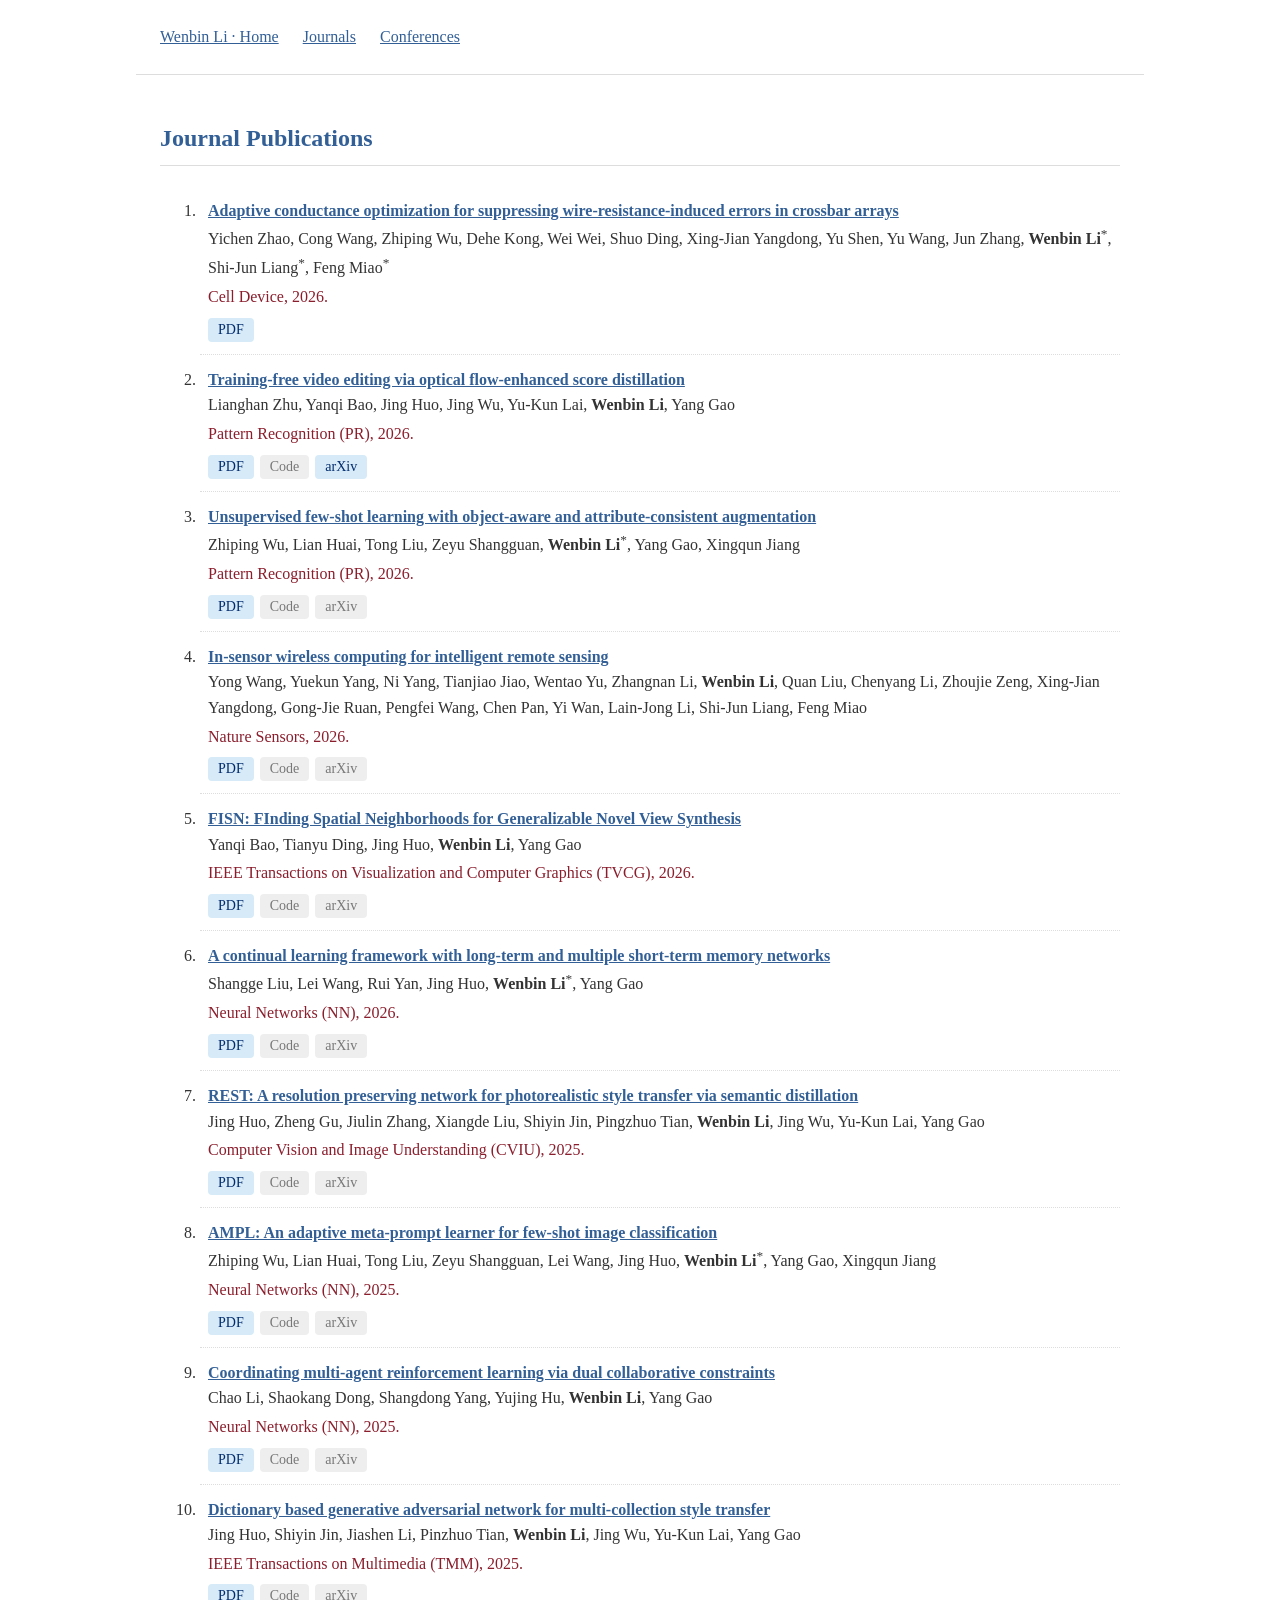
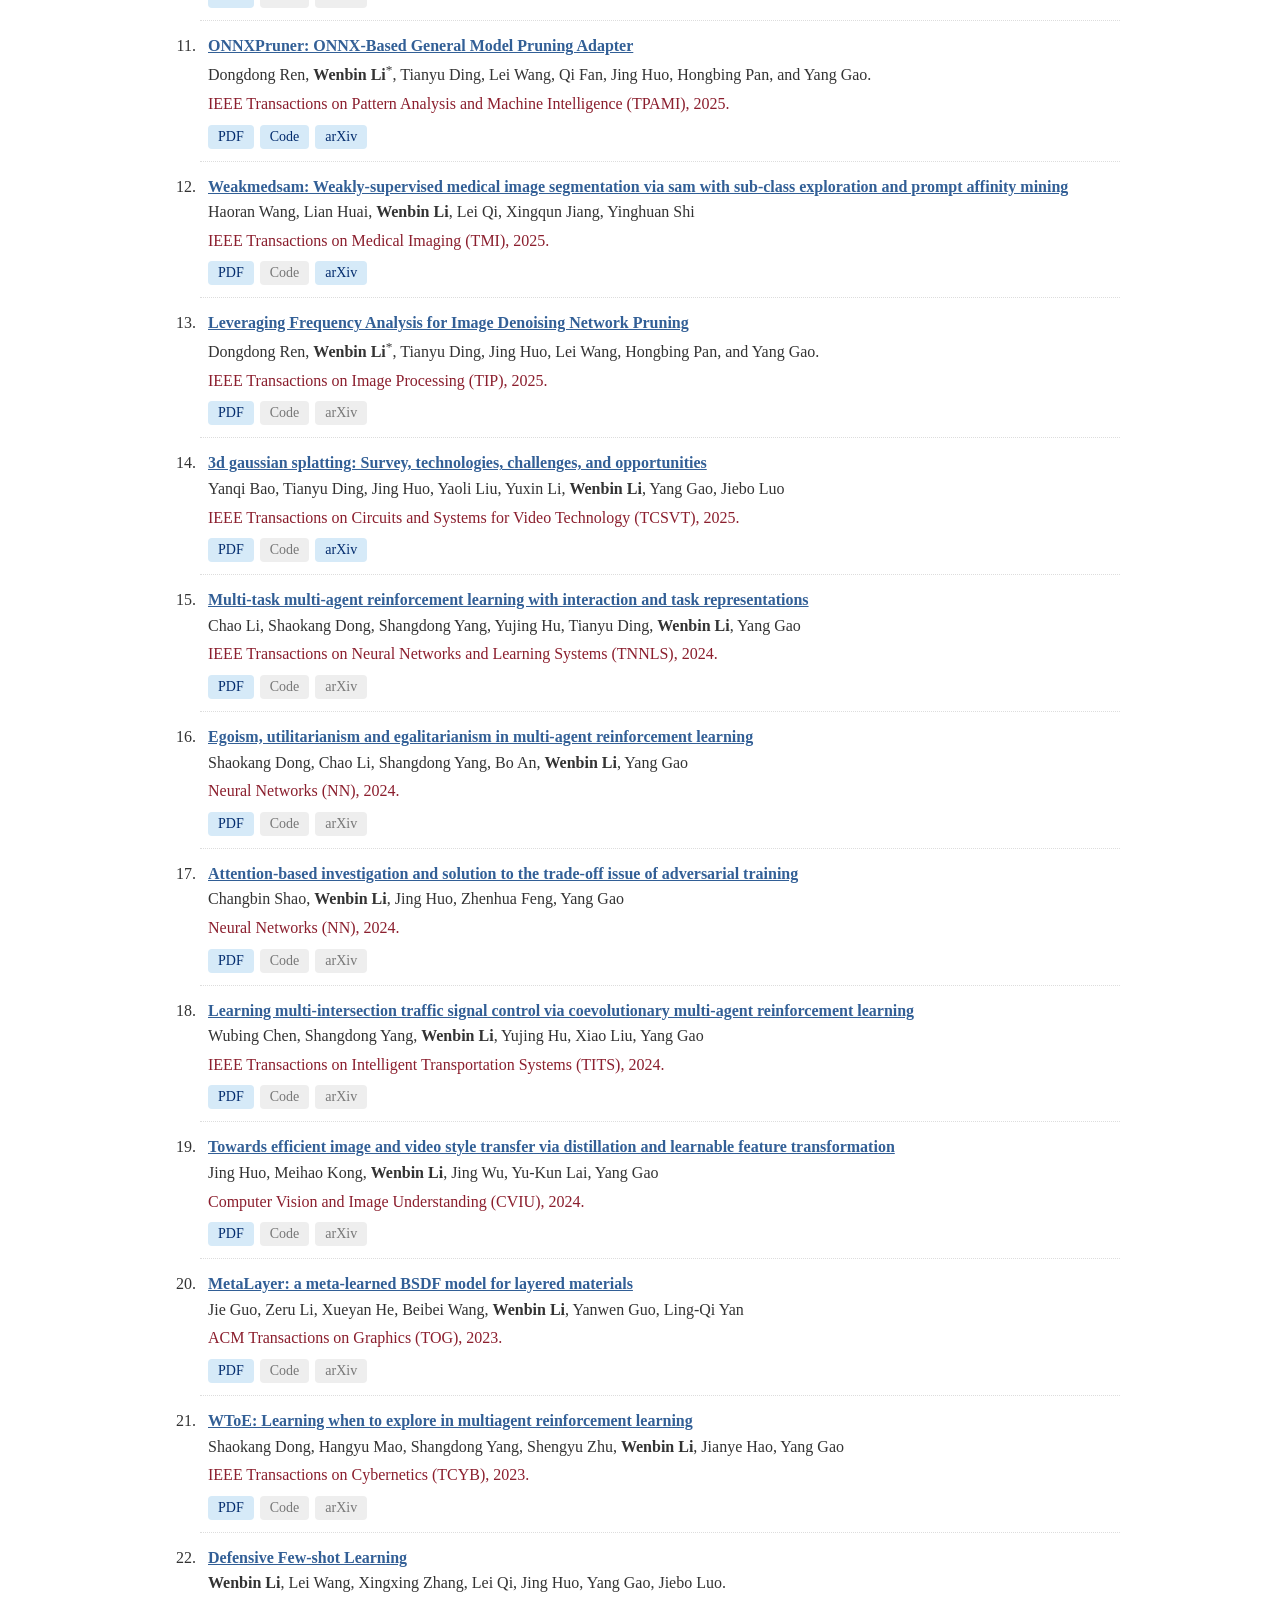
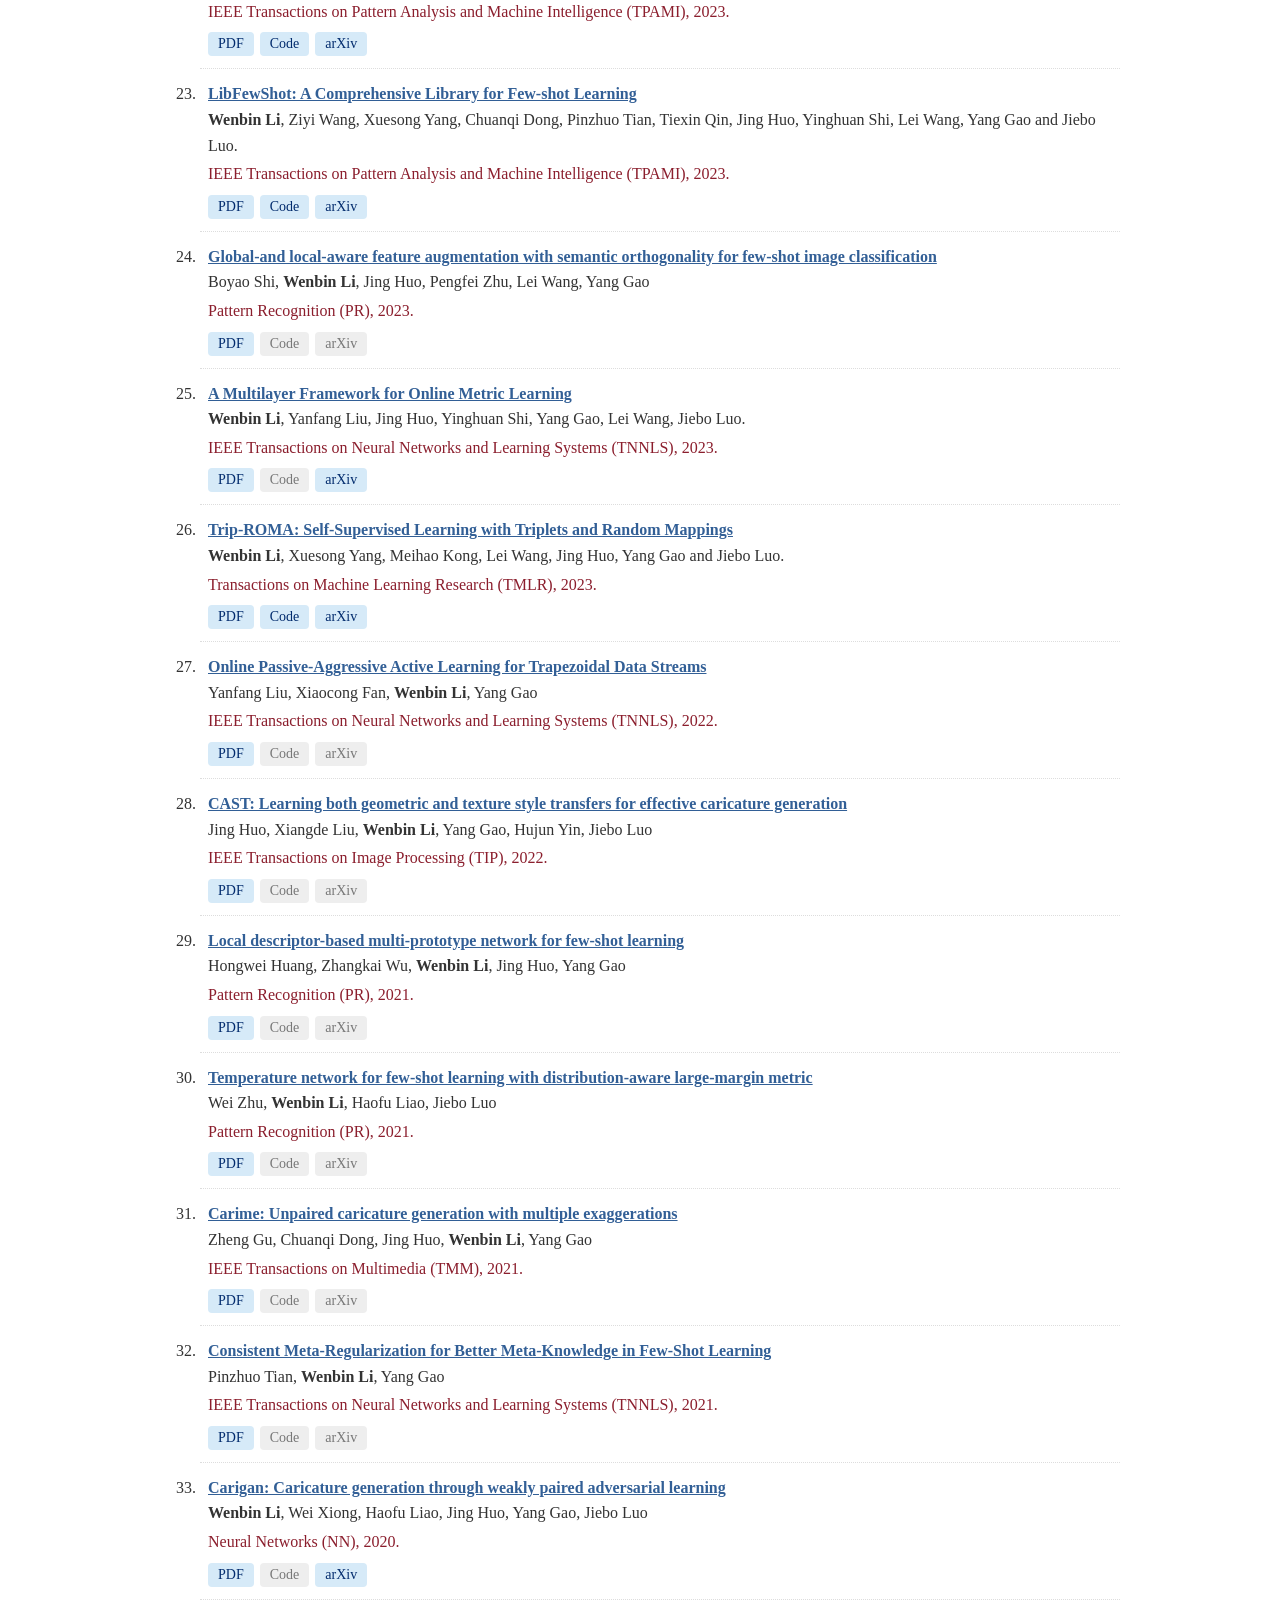
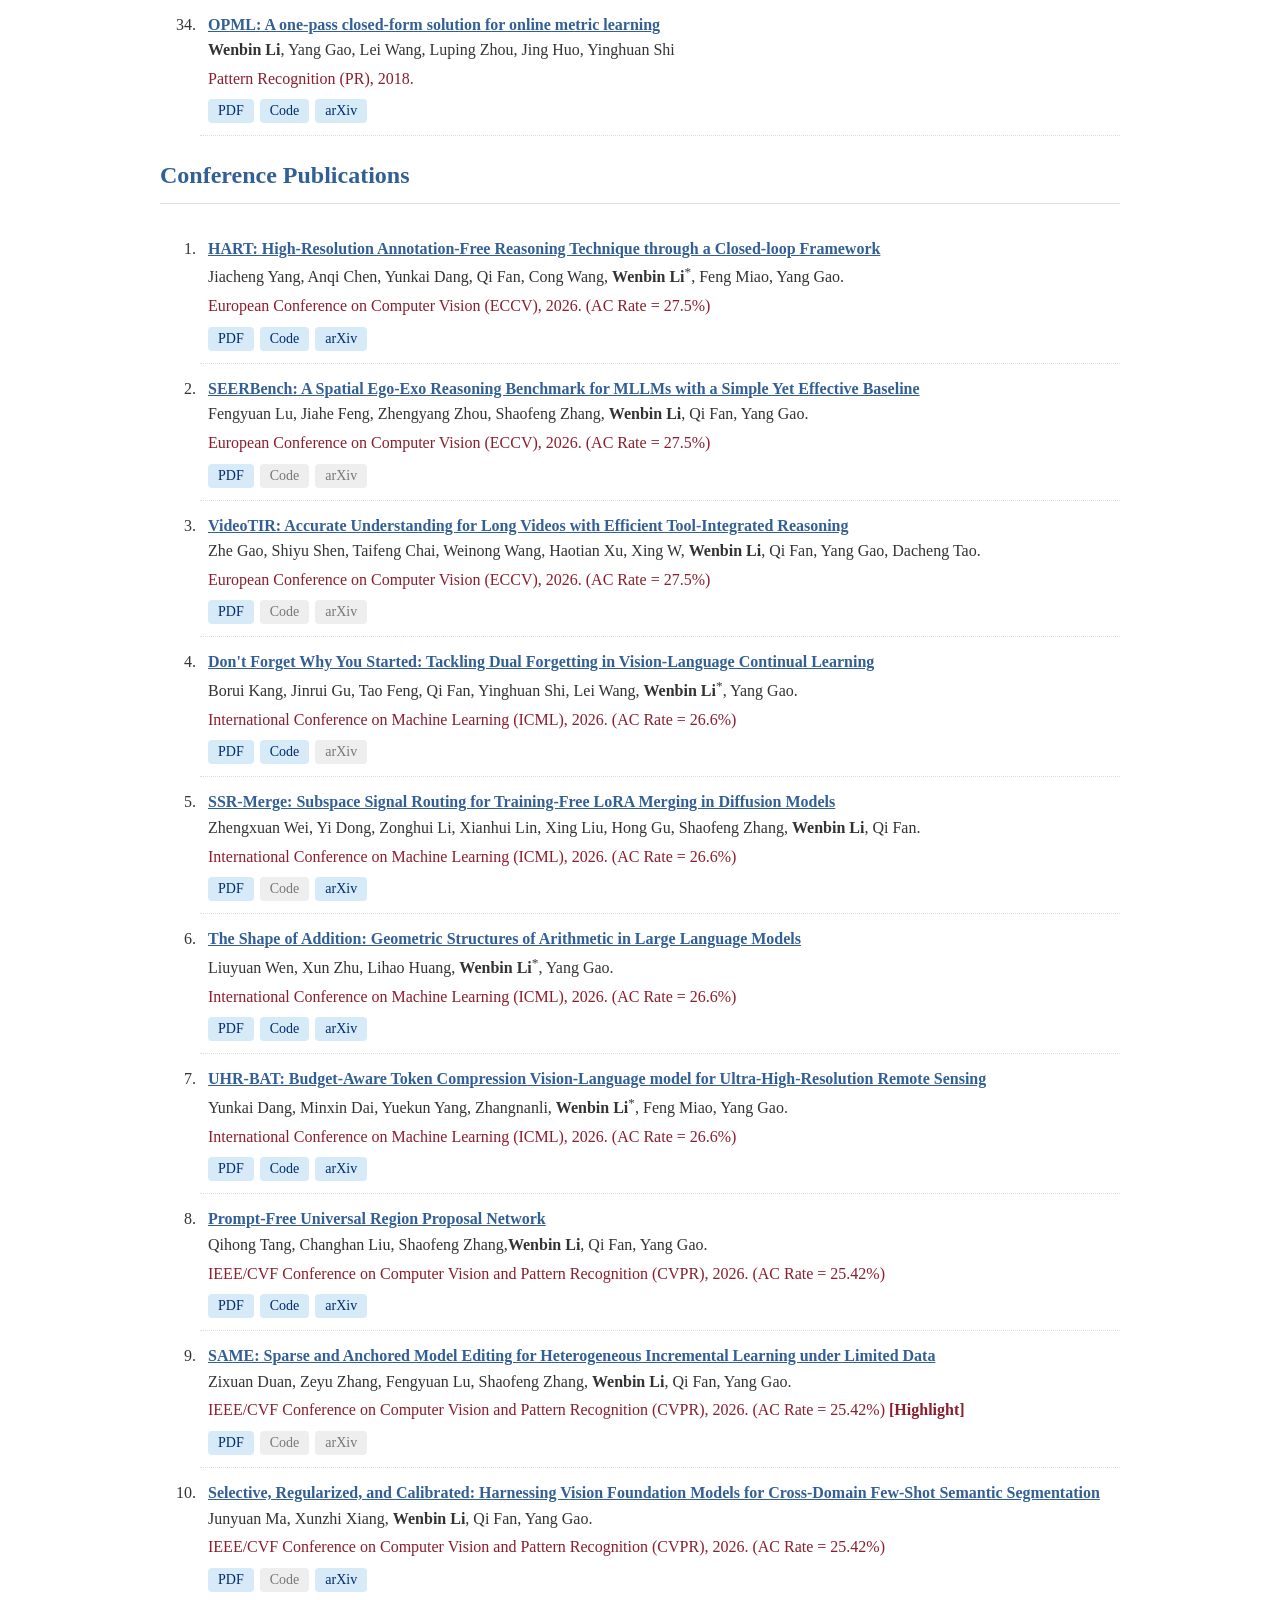
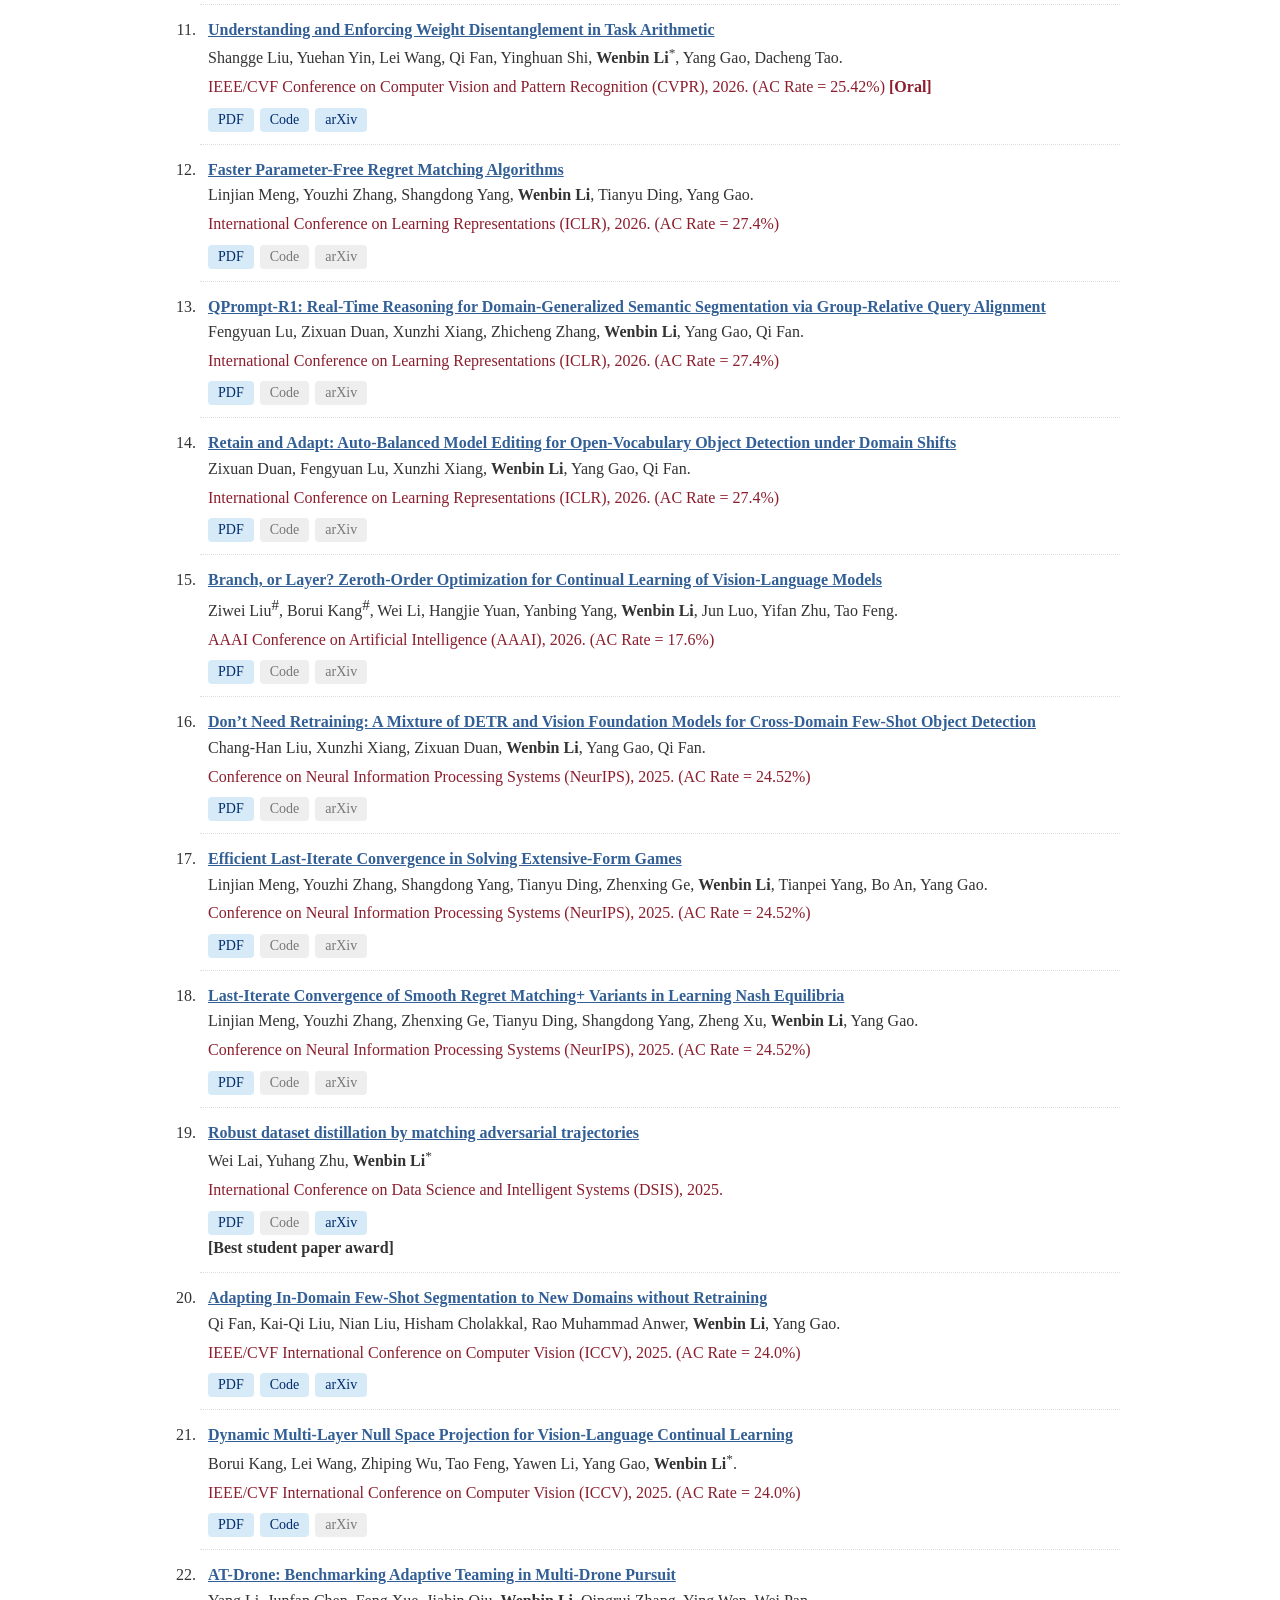
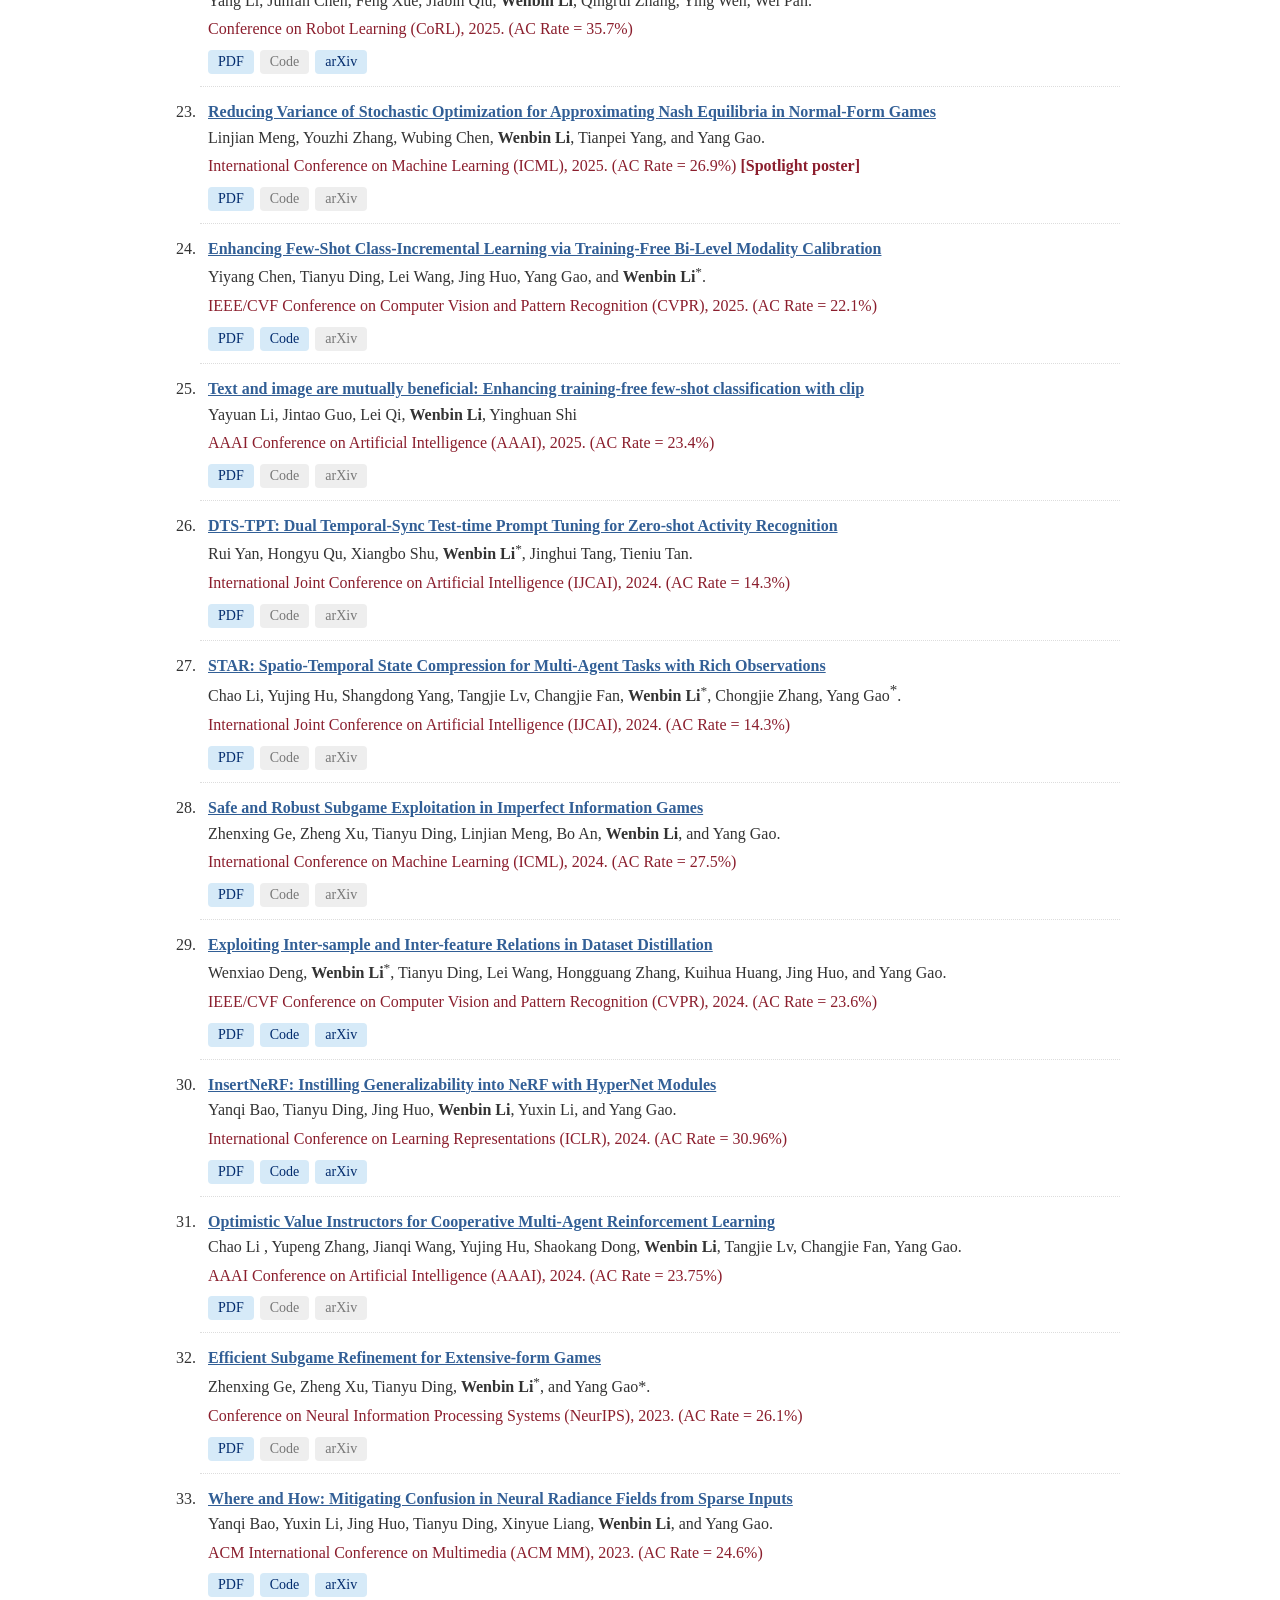
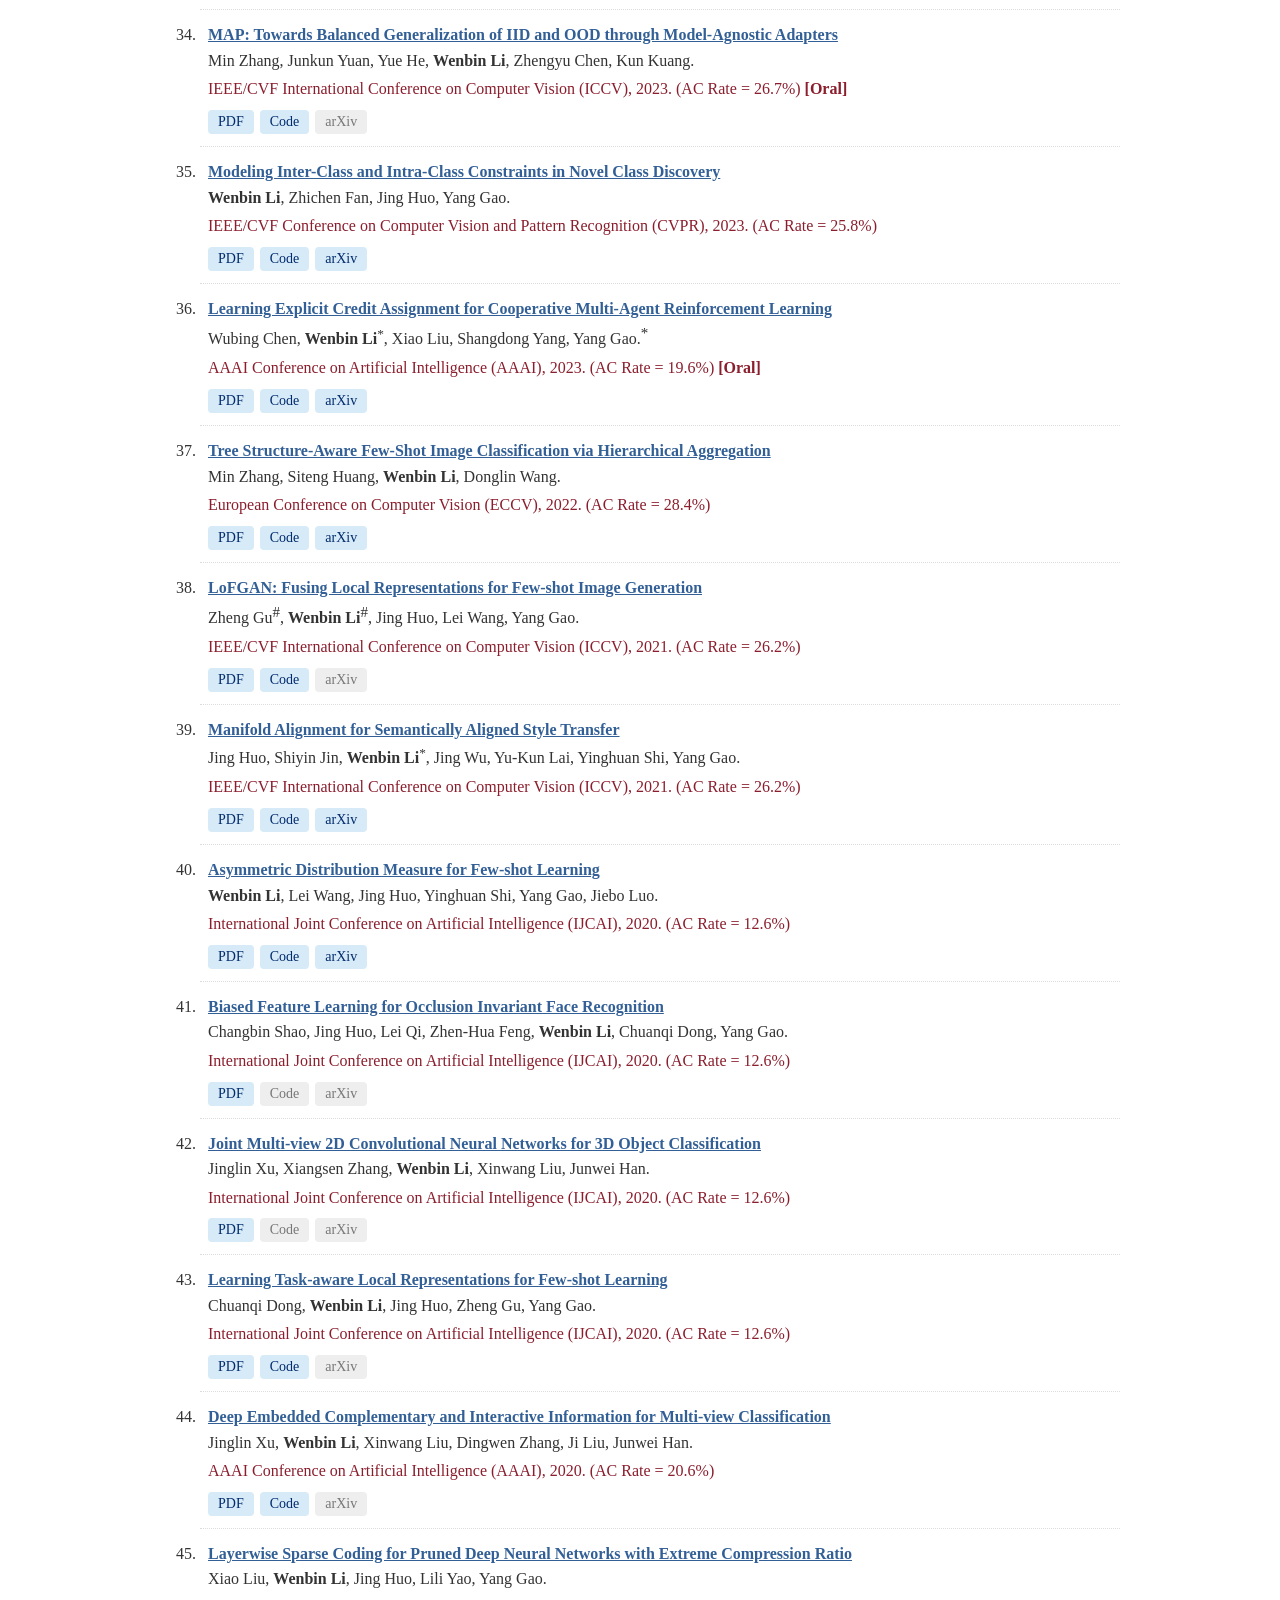
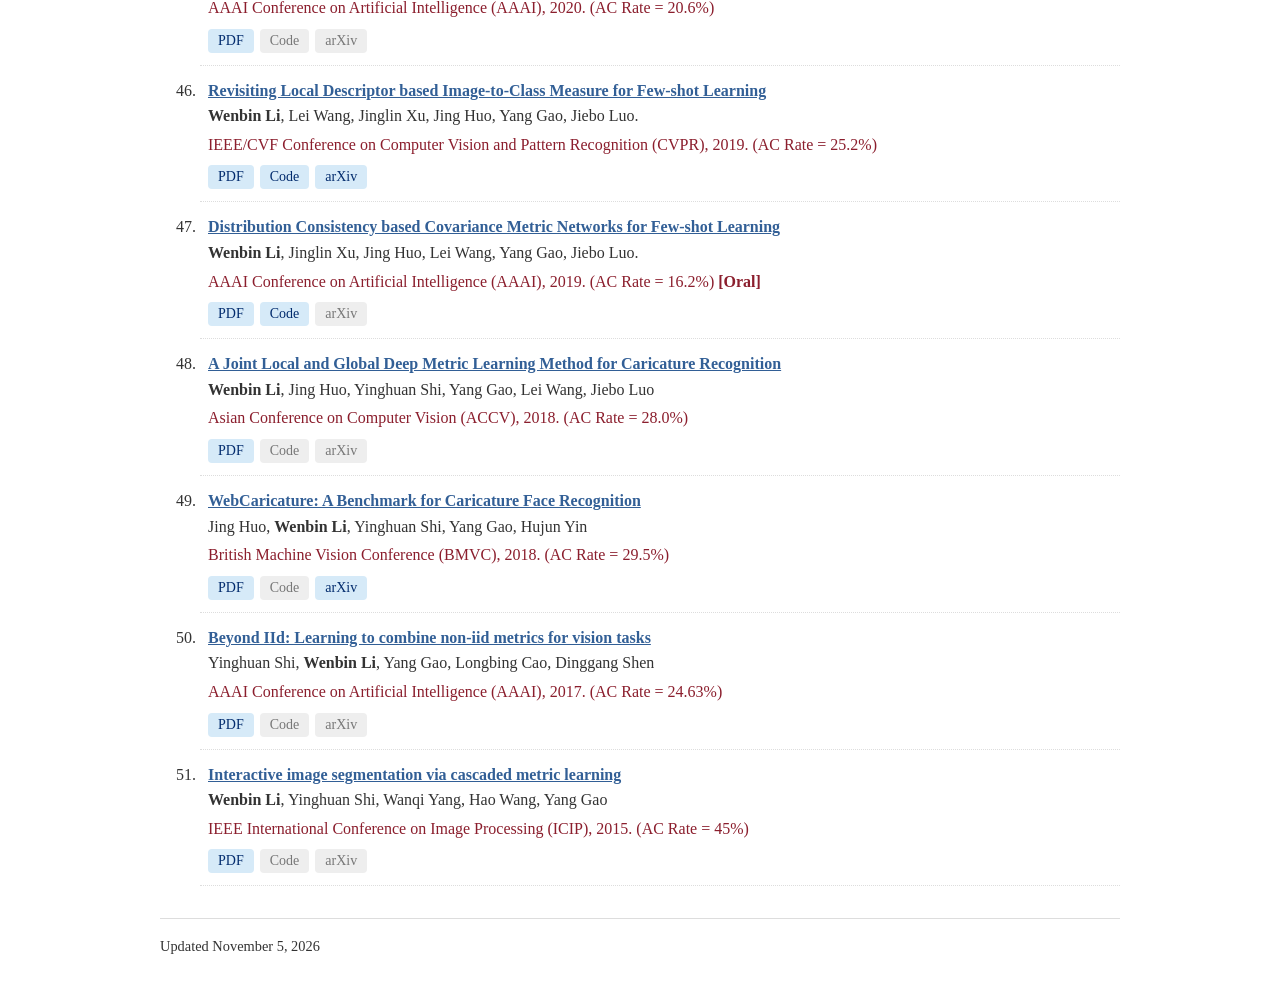
<file: publications.html>
<!doctype html><html lang="en"><head><meta charset="utf-8"><meta name="viewport" content="width=device-width,initial-scale=1"><title>Full Publication List | Wenbin Li</title><style>body{font-family:Georgia,serif;color:#333;line-height:1.6;margin:0;background:#fff}main,nav{max-width:960px;margin:auto;padding:24px}nav{display:flex;gap:24px;flex-wrap:wrap;border-bottom:1px solid #ddd}a{color:#325f96}h1,h2,h3{color:#325f96}h2{border-bottom:1px solid #ddd;padding-bottom:8px}li{padding:12px 8px;border-bottom:1px dotted #ddd}li>a:first-child{font-weight:bold} .resources{margin-top:8px;display:flex;gap:6px}.button{font:14px Georgia;padding:4px 10px;background:#d6eaf8;border:0;border-radius:4px;text-decoration:none;color:#022b6d}.button:disabled{color:#777;background:#eee;cursor:not-allowed}a:focus-visible{outline:2px solid #325f96}@media(max-width:600px){main,nav{padding:16px}ol{padding-left:24px}} .unavailable{position:relative;display:inline-block;font:14px Georgia;padding:4px 10px;background:#eee;color:#777;border-radius:4px;cursor:help}.status{display:none;position:absolute;left:0;bottom:110%;width:220px;padding:8px;background:#333;color:white;border-radius:4px;z-index:2}.unavailable:hover .status,.unavailable:focus .status{display:block}.resources{flex-wrap:wrap}.venue{color:#b34135}small{font-size:.7em}li{overflow-wrap:anywhere} .summary{color:#666}footer{margin-top:32px;border-top:1px solid #ddd;padding-top:16px;font-size:.9em}.paper-title{display:block;font-weight:bold}.authors{display:block}.venue{display:block;color:#8b1e2d!important;margin:3px 0}.venue a,.venue strong,.venue span{color:inherit!important}.acceptance-rate{text-decoration:none}.acceptance-rate:hover{text-decoration:underline}.rate-unavailable{cursor:help}.paper-title{display:block;font-weight:bold}.authors{display:block}.venue{display:block;color:#8b1e2d!important;margin:3px 0}.venue a,.venue strong,.venue span{color:inherit!important}.acceptance-rate{text-decoration:none}.acceptance-rate:hover{text-decoration:underline}.rate-unavailable{cursor:help}</style></head><body><nav><a href="index.html">Wenbin Li · Home</a><a href="#journals">Journals</a><a href="#conferences">Conferences</a></nav><main><section id="journals"><h2>Journal Publications</h2><ol><li><a class="paper-title" href="https://www.sciencedirect.com/science/article/pii/S2666998626002322">Adaptive conductance optimization for suppressing wire-resistance-induced errors in crossbar arrays</a><div class="authors">Yichen Zhao, Cong Wang, Zhiping Wu, Dehe Kong, Wei Wei, Shuo Ding, Xing-Jian Yangdong, Yu Shen, Yu Wang, Jun Zhang, <strong>Wenbin Li</strong><sup class="corresponding-author" title="Corresponding author">*</sup>, Shi-Jun Liang<sup class="corresponding-author" title="Corresponding author">*</sup>, Feng Miao<sup class="corresponding-author" title="Corresponding author">*</sup></div><div class="venue">Cell Device, 2026.</div><div class="resources"><a class="button" href="https://www.sciencedirect.com/science/article/pii/S2666998626002322">PDF</a></div></li><li><a class="paper-title" href="https://www.sciencedirect.com/science/article/pii/S0031320326020418">Training-free video editing via optical flow-enhanced score distillation</a><div class="authors">Lianghan Zhu, Yanqi Bao, Jing Huo, Jing Wu, Yu-Kun Lai, <strong>Wenbin Li</strong>, Yang Gao</div><div class="venue">Pattern Recognition (PR), 2026.</div><div class="resources"><a class="button" href="https://www.sciencedirect.com/science/article/pii/S0031320326020418">PDF</a> <span class="unavailable" tabindex="0" title="No verified public Code link found">Code</span> <a class="button" href="https://arxiv.org/abs/2406.04888">arXiv</a> </div></li><li><a class="paper-title" href="https://www.sciencedirect.com/science/article/pii/S0031320326003742">Unsupervised few-shot learning with object-aware and attribute-consistent augmentation</a><div class="authors">Zhiping Wu, Lian Huai, Tong Liu, Zeyu Shangguan, <strong>Wenbin Li</strong><sup class="corresponding-author" title="Corresponding author">*</sup>, Yang Gao, Xingqun Jiang</div><div class="venue">Pattern Recognition (PR), 2026.</div><div class="resources"><a class="button" href="https://www.sciencedirect.com/science/article/pii/S0031320326003742">PDF</a> <span class="unavailable" tabindex="0" title="No verified public Code link found">Code</span> <span class="unavailable" tabindex="0" title="No verified public arXiv link found">arXiv</span> </div></li><li><a class="paper-title" href="https://www.nature.com/articles/s44460-026-00043-1">In-sensor wireless computing for intelligent remote sensing</a><div class="authors">Yong Wang, Yuekun Yang, Ni Yang, Tianjiao Jiao, Wentao Yu, Zhangnan Li, <strong>Wenbin Li</strong>, Quan Liu, Chenyang Li, Zhoujie Zeng, Xing-Jian Yangdong, Gong-Jie Ruan, Pengfei Wang, Chen Pan, Yi Wan, Lain-Jong Li, Shi-Jun Liang, Feng Miao</div><div class="venue">Nature Sensors, 2026.</div><div class="resources"><a class="button" href="https://www.nature.com/articles/s44460-026-00043-1">PDF</a> <span class="unavailable" tabindex="0" title="No verified public Code link found">Code</span> <span class="unavailable" tabindex="0" title="No verified public arXiv link found">arXiv</span> </div></li><li><a class="paper-title" href="https://ieeexplore.ieee.org/document/11419639">FISN: FInding Spatial Neighborhoods for Generalizable Novel View Synthesis</a><div class="authors">Yanqi Bao, Tianyu Ding, Jing Huo, <strong>Wenbin Li</strong>, Yang Gao</div><div class="venue">IEEE Transactions on Visualization and Computer Graphics (TVCG), 2026.</div><div class="resources"><a class="button" href="https://ieeexplore.ieee.org/document/11419639">PDF</a> <span class="unavailable" tabindex="0" title="No verified public Code link found">Code</span> <span class="unavailable" tabindex="0" title="No verified public arXiv link found">arXiv</span> </div></li><li><a class="paper-title" href="https://www.sciencedirect.com/science/article/pii/S0893608026002364">A continual learning framework with long-term and multiple short-term memory networks</a><div class="authors">Shangge Liu, Lei Wang, Rui Yan, Jing Huo, <strong>Wenbin Li</strong><sup class="corresponding-author" title="Corresponding author">*</sup>, Yang Gao</div><div class="venue">Neural Networks (NN), 2026.</div><div class="resources"><a class="button" href="https://www.sciencedirect.com/science/article/pii/S0893608026002364">PDF</a> <span class="unavailable" tabindex="0" title="No verified public Code link found">Code</span> <span class="unavailable" tabindex="0" title="No verified public arXiv link found">arXiv</span> </div></li><li><a class="paper-title" href="https://www.sciencedirect.com/science/article/pii/S107731422500267X">REST: A resolution preserving network for photorealistic style transfer via semantic distillation</a><div class="authors">Jing Huo, Zheng Gu, Jiulin Zhang, Xiangde Liu, Shiyin Jin, Pingzhuo Tian, <strong>Wenbin Li</strong>, Jing Wu, Yu-Kun Lai, Yang Gao</div><div class="venue">Computer Vision and Image Understanding (CVIU), 2025.</div><div class="resources"><a class="button" href="https://www.sciencedirect.com/science/article/pii/S107731422500267X">PDF</a> <span class="unavailable" tabindex="0" title="No verified public Code link found">Code</span> <span class="unavailable" tabindex="0" title="No verified public arXiv link found">arXiv</span> </div></li><li><a class="paper-title" href="https://www.sciencedirect.com/science/article/pii/S0893608025011694">AMPL: An adaptive meta-prompt learner for few-shot image classification</a><div class="authors">Zhiping Wu, Lian Huai, Tong Liu, Zeyu Shangguan, Lei Wang, Jing Huo, <strong>Wenbin Li</strong><sup class="corresponding-author" title="Corresponding author">*</sup>, Yang Gao, Xingqun Jiang</div><div class="venue">Neural Networks (NN), 2025.</div><div class="resources"><a class="button" href="https://www.sciencedirect.com/science/article/pii/S0893608025011694">PDF</a> <span class="unavailable" tabindex="0" title="No verified public Code link found">Code</span> <span class="unavailable" tabindex="0" title="No verified public arXiv link found">arXiv</span> </div></li><li><a class="paper-title" href="https://www.sciencedirect.com/science/article/pii/S0893608024007822">Coordinating multi-agent reinforcement learning via dual collaborative constraints</a><div class="authors">Chao Li, Shaokang Dong, Shangdong Yang, Yujing Hu, <strong>Wenbin Li</strong>, Yang Gao</div><div class="venue">Neural Networks (NN), 2025.</div><div class="resources"><a class="button" href="https://www.sciencedirect.com/science/article/pii/S0893608024007822">PDF</a> <span class="unavailable" tabindex="0" title="No verified public Code link found">Code</span> <span class="unavailable" tabindex="0" title="No verified public arXiv link found">arXiv</span> </div></li><li><a class="paper-title" href="https://ieeexplore.ieee.org/document/11124585">Dictionary based generative adversarial network for multi-collection style transfer</a><div class="authors">Jing Huo, Shiyin Jin, Jiashen Li, Pinzhuo Tian, <strong>Wenbin Li</strong>, Jing Wu, Yu-Kun Lai, Yang Gao</div><div class="venue">IEEE Transactions on Multimedia (TMM), 2025.</div><div class="resources"><a class="button" href="https://ieeexplore.ieee.org/document/11124585">PDF</a> <span class="unavailable" tabindex="0" title="No verified public Code link found">Code</span> <span class="unavailable" tabindex="0" title="No verified public arXiv link found">arXiv</span> </div></li><li><a class="paper-title" href="https://ieeexplore.ieee.org/document/10938408/">ONNXPruner: ONNX-Based General Model Pruning Adapter</a><div class="authors">Dongdong Ren, <strong>Wenbin Li</strong><sup class="corresponding-author" title="Corresponding author">*</sup>, Tianyu Ding, Lei Wang, Qi Fan, Jing Huo, Hongbing Pan, and Yang Gao.</div><div class="venue">IEEE Transactions on Pattern Analysis and Machine Intelligence (TPAMI), 2025.</div><div class="resources"><a class="button" href="https://ieeexplore.ieee.org/document/10938408/">PDF</a> <a class="button" href="https://github.com/RL-VIG/ONNXPruner">Code</a> <a class="button" href="https://arxiv.org/abs/2404.08016">arXiv</a> </div></li><li><a class="paper-title" href="https://ieeexplore.ieee.org/document/10918702">Weakmedsam: Weakly-supervised medical image segmentation via sam with sub-class exploration and prompt affinity mining</a><div class="authors">Haoran Wang, Lian Huai, <strong>Wenbin Li</strong>, Lei Qi, Xingqun Jiang, Yinghuan Shi</div><div class="venue">IEEE Transactions on Medical Imaging (TMI), 2025.</div><div class="resources"><a class="button" href="https://ieeexplore.ieee.org/document/10918702">PDF</a> <span class="unavailable" tabindex="0" title="No verified public Code link found">Code</span> <a class="button" href="https://arxiv.org/abs/2503.04106">arXiv</a> </div></li><li><a class="paper-title" href="https://ieeexplore.ieee.org/document/10908464">Leveraging Frequency Analysis for Image Denoising Network Pruning</a><div class="authors">Dongdong Ren, <strong>Wenbin Li</strong><sup class="corresponding-author" title="Corresponding author">*</sup>, Tianyu Ding, Jing Huo, Lei Wang, Hongbing Pan, and Yang Gao.</div><div class="venue">IEEE Transactions on Image Processing (TIP), 2025.</div><div class="resources"><a class="button" href="https://ieeexplore.ieee.org/document/10908464">PDF</a> <span class="unavailable" tabindex="0" title="No verified public Code link found">Code</span> <span class="unavailable" tabindex="0" title="No verified public arXiv link found">arXiv</span> </div></li><li><a class="paper-title" href="https://ieeexplore.ieee.org/document/10870258">3d gaussian splatting: Survey, technologies, challenges, and opportunities</a><div class="authors">Yanqi Bao, Tianyu Ding, Jing Huo, Yaoli Liu, Yuxin Li, <strong>Wenbin Li</strong>, Yang Gao, Jiebo Luo</div><div class="venue">IEEE Transactions on Circuits and Systems for Video Technology (TCSVT), 2025.</div><div class="resources"><a class="button" href="https://ieeexplore.ieee.org/document/10870258">PDF</a> <span class="unavailable" tabindex="0" title="No verified public Code link found">Code</span> <a class="button" href="https://arxiv.org/abs/2407.17418">arXiv</a> </div></li><li><a class="paper-title" href="https://ieeexplore.ieee.org/document/10738426">Multi-task multi-agent reinforcement learning with interaction and task representations</a><div class="authors">Chao Li, Shaokang Dong, Shangdong Yang, Yujing Hu, Tianyu Ding, <strong>Wenbin Li</strong>, Yang Gao</div><div class="venue">IEEE Transactions on Neural Networks and Learning Systems (TNNLS), 2024.</div><div class="resources"><a class="button" href="https://ieeexplore.ieee.org/document/10738426">PDF</a> <span class="unavailable" tabindex="0" title="No verified public Code link found">Code</span> <span class="unavailable" tabindex="0" title="No verified public arXiv link found">arXiv</span> </div></li><li><a class="paper-title" href="https://www.sciencedirect.com/science/article/pii/S0893608024004684">Egoism, utilitarianism and egalitarianism in multi-agent reinforcement learning</a><div class="authors">Shaokang Dong, Chao Li, Shangdong Yang, Bo An, <strong>Wenbin Li</strong>, Yang Gao</div><div class="venue">Neural Networks (NN), 2024.</div><div class="resources"><a class="button" href="https://www.sciencedirect.com/science/article/pii/S0893608024004684">PDF</a> <span class="unavailable" tabindex="0" title="No verified public Code link found">Code</span> <span class="unavailable" tabindex="0" title="No verified public arXiv link found">arXiv</span> </div></li><li><a class="paper-title" href="https://www.sciencedirect.com/science/article/pii/S0893608024001485">Attention-based investigation and solution to the trade-off issue of adversarial training</a><div class="authors">Changbin Shao, <strong>Wenbin Li</strong>, Jing Huo, Zhenhua Feng, Yang Gao</div><div class="venue">Neural Networks (NN), 2024.</div><div class="resources"><a class="button" href="https://www.sciencedirect.com/science/article/pii/S0893608024001485">PDF</a> <span class="unavailable" tabindex="0" title="No verified public Code link found">Code</span> <span class="unavailable" tabindex="0" title="No verified public arXiv link found">arXiv</span> </div></li><li><a class="paper-title" href="https://ieeexplore.ieee.org/document/10556581">Learning multi-intersection traffic signal control via coevolutionary multi-agent reinforcement learning</a><div class="authors">Wubing Chen, Shangdong Yang, <strong>Wenbin Li</strong>, Yujing Hu, Xiao Liu, Yang Gao</div><div class="venue">IEEE Transactions on Intelligent Transportation Systems (TITS), 2024.</div><div class="resources"><a class="button" href="https://ieeexplore.ieee.org/document/10556581">PDF</a> <span class="unavailable" tabindex="0" title="No verified public Code link found">Code</span> <span class="unavailable" tabindex="0" title="No verified public arXiv link found">arXiv</span> </div></li><li><a class="paper-title" href="https://www.sciencedirect.com/science/article/pii/S1077314224000286">Towards efficient image and video style transfer via distillation and learnable feature transformation</a><div class="authors">Jing Huo, Meihao Kong, <strong>Wenbin Li</strong>, Jing Wu, Yu-Kun Lai, Yang Gao</div><div class="venue">Computer Vision and Image Understanding (CVIU), 2024.</div><div class="resources"><a class="button" href="https://www.sciencedirect.com/science/article/pii/S1077314224000286">PDF</a> <span class="unavailable" tabindex="0" title="No verified public Code link found">Code</span> <span class="unavailable" tabindex="0" title="No verified public arXiv link found">arXiv</span> </div></li><li><a class="paper-title" href="https://dl.acm.org/doi/10.1145/3618365">MetaLayer: a meta-learned BSDF model for layered materials</a><div class="authors">Jie Guo, Zeru Li, Xueyan He, Beibei Wang, <strong>Wenbin Li</strong>, Yanwen Guo, Ling-Qi Yan</div><div class="venue">ACM Transactions on Graphics (TOG), 2023.</div><div class="resources"><a class="button" href="https://dl.acm.org/doi/10.1145/3618365">PDF</a> <span class="unavailable" tabindex="0" title="No verified public Code link found">Code</span> <span class="unavailable" tabindex="0" title="No verified public arXiv link found">arXiv</span> </div></li><li><a class="paper-title" href="https://ieeexplore.ieee.org/document/10324374">WToE: Learning when to explore in multiagent reinforcement learning</a><div class="authors">Shaokang Dong, Hangyu Mao, Shangdong Yang, Shengyu Zhu, <strong>Wenbin Li</strong>, Jianye Hao, Yang Gao</div><div class="venue">IEEE Transactions on Cybernetics (TCYB), 2023.</div><div class="resources"><a class="button" href="https://ieeexplore.ieee.org/document/10324374">PDF</a> <span class="unavailable" tabindex="0" title="No verified public Code link found">Code</span> <span class="unavailable" tabindex="0" title="No verified public arXiv link found">arXiv</span> </div></li><li><a class="paper-title" href="https://ieeexplore.ieee.org/document/9916072">Defensive Few-shot Learning</a><div class="authors"><strong>Wenbin Li</strong>, Lei Wang, Xingxing Zhang, Lei Qi, Jing Huo, Yang Gao, Jiebo Luo.</div><div class="venue">IEEE Transactions on Pattern Analysis and Machine Intelligence (TPAMI), 2023.</div><div class="resources"><a class="button" href="https://ieeexplore.ieee.org/document/9916072">PDF</a> <a class="button" href="https://github.com/WenbinLee/DefensiveFSL">Code</a> <a class="button" href="https://arxiv.org/abs/1911.06968">arXiv</a> </div></li><li><a class="paper-title" href="https://ieeexplore.ieee.org/document/10239698">LibFewShot: A Comprehensive Library for Few-shot Learning</a><div class="authors"><strong>Wenbin Li</strong>, Ziyi Wang, Xuesong Yang, Chuanqi Dong, Pinzhuo Tian, Tiexin Qin, Jing Huo, Yinghuan Shi, Lei Wang, Yang Gao and Jiebo Luo.</div><div class="venue">IEEE Transactions on Pattern Analysis and Machine Intelligence (TPAMI), 2023.</div><div class="resources"><a class="button" href="https://ieeexplore.ieee.org/document/10239698">PDF</a> <a class="button" href="https://github.com/RL-VIG/LibFewShot">Code</a> <a class="button" href="https://arxiv.org/abs/2109.04898">arXiv</a> </div></li><li><a class="paper-title" href="https://www.sciencedirect.com/science/article/pii/S0031320323004004">Global-and local-aware feature augmentation with semantic orthogonality for few-shot image classification</a><div class="authors">Boyao Shi, <strong>Wenbin Li</strong>, Jing Huo, Pengfei Zhu, Lei Wang, Yang Gao</div><div class="venue">Pattern Recognition (PR), 2023.</div><div class="resources"><a class="button" href="https://www.sciencedirect.com/science/article/pii/S0031320323004004">PDF</a> <span class="unavailable" tabindex="0" title="No verified public Code link found">Code</span> <span class="unavailable" tabindex="0" title="No verified public arXiv link found">arXiv</span> </div></li><li><a class="paper-title" href="https://ieeexplore.ieee.org/document/9928295">A Multilayer Framework for Online Metric Learning</a><div class="authors"><strong>Wenbin Li</strong>, Yanfang Liu, Jing Huo, Yinghuan Shi, Yang Gao, Lei Wang, Jiebo Luo.</div><div class="venue">IEEE Transactions on Neural Networks and Learning Systems (TNNLS), 2023.</div><div class="resources"><a class="button" href="https://ieeexplore.ieee.org/document/9928295">PDF</a> <span class="unavailable" tabindex="0" title="No verified public Code link found">Code</span> <a class="button" href="https://arxiv.org/abs/1805.05510">arXiv</a> </div></li><li><a class="paper-title" href="https://openreview.net/forum?id=MR4glug5GU">Trip-ROMA: Self-Supervised Learning with Triplets and Random Mappings</a><div class="authors"><strong>Wenbin Li</strong>, Xuesong Yang, Meihao Kong, Lei Wang, Jing Huo, Yang Gao and Jiebo Luo.</div><div class="venue">Transactions on Machine Learning Research (TMLR), 2023.</div><div class="resources"><a class="button" href="https://openreview.net/forum?id=MR4glug5GU">PDF</a> <a class="button" href="https://github.com/WenbinLee/Trip-ROMA">Code</a> <a class="button" href="https://arxiv.org/abs/2107.10419">arXiv</a> </div></li><li><a class="paper-title" href="https://ieeexplore.ieee.org/document/9791447">Online Passive-Aggressive Active Learning for Trapezoidal Data Streams</a><div class="authors">Yanfang Liu, Xiaocong Fan, <strong>Wenbin Li</strong>, Yang Gao</div><div class="venue">IEEE Transactions on Neural Networks and Learning Systems (TNNLS), 2022.</div><div class="resources"><a class="button" href="https://ieeexplore.ieee.org/document/9791447">PDF</a> <span class="unavailable" tabindex="0" title="No verified public Code link found">Code</span> <span class="unavailable" tabindex="0" title="No verified public arXiv link found">arXiv</span> </div></li><li><a class="paper-title" href="https://ieeexplore.ieee.org/document/9765839">CAST: Learning both geometric and texture style transfers for effective caricature generation</a><div class="authors">Jing Huo, Xiangde Liu, <strong>Wenbin Li</strong>, Yang Gao, Hujun Yin, Jiebo Luo</div><div class="venue">IEEE Transactions on Image Processing (TIP), 2022.</div><div class="resources"><a class="button" href="https://ieeexplore.ieee.org/document/9765839">PDF</a> <span class="unavailable" tabindex="0" title="No verified public Code link found">Code</span> <span class="unavailable" tabindex="0" title="No verified public arXiv link found">arXiv</span> </div></li><li><a class="paper-title" href="https://www.sciencedirect.com/science/article/pii/S0031320321001229">Local descriptor-based multi-prototype network for few-shot learning</a><div class="authors">Hongwei Huang, Zhangkai Wu, <strong>Wenbin Li</strong>, Jing Huo, Yang Gao</div><div class="venue">Pattern Recognition (PR), 2021.</div><div class="resources"><a class="button" href="https://www.sciencedirect.com/science/article/pii/S0031320321001229">PDF</a> <span class="unavailable" tabindex="0" title="No verified public Code link found">Code</span> <span class="unavailable" tabindex="0" title="No verified public arXiv link found">arXiv</span> </div></li><li><a class="paper-title" href="https://www.sciencedirect.com/science/article/pii/S0031320320306002">Temperature network for few-shot learning with distribution-aware large-margin metric</a><div class="authors">Wei Zhu, <strong>Wenbin Li</strong>, Haofu Liao, Jiebo Luo</div><div class="venue">Pattern Recognition (PR), 2021.</div><div class="resources"><a class="button" href="https://www.sciencedirect.com/science/article/pii/S0031320320306002">PDF</a> <span class="unavailable" tabindex="0" title="No verified public Code link found">Code</span> <span class="unavailable" tabindex="0" title="No verified public arXiv link found">arXiv</span> </div></li><li><a class="paper-title" href="https://ieeexplore.ieee.org/document/9454341">Carime: Unpaired caricature generation with multiple exaggerations</a><div class="authors">Zheng Gu, Chuanqi Dong, Jing Huo, <strong>Wenbin Li</strong>, Yang Gao</div><div class="venue">IEEE Transactions on Multimedia (TMM), 2021.</div><div class="resources"><a class="button" href="https://ieeexplore.ieee.org/document/9454341">PDF</a> <span class="unavailable" tabindex="0" title="No verified public Code link found">Code</span> <span class="unavailable" tabindex="0" title="No verified public arXiv link found">arXiv</span> </div></li><li><a class="paper-title" href="https://ieeexplore.ieee.org/document/9449618">Consistent Meta-Regularization for Better Meta-Knowledge in Few-Shot Learning</a><div class="authors">Pinzhuo Tian, <strong>Wenbin Li</strong>, Yang Gao</div><div class="venue">IEEE Transactions on Neural Networks and Learning Systems (TNNLS), 2021.</div><div class="resources"><a class="button" href="https://ieeexplore.ieee.org/document/9449618">PDF</a> <span class="unavailable" tabindex="0" title="No verified public Code link found">Code</span> <span class="unavailable" tabindex="0" title="No verified public arXiv link found">arXiv</span> </div></li><li><a class="paper-title" href="https://www.sciencedirect.com/science/article/pii/S0893608020303002">Carigan: Caricature generation through weakly paired adversarial learning</a><div class="authors"><strong>Wenbin Li</strong>, Wei Xiong, Haofu Liao, Jing Huo, Yang Gao, Jiebo Luo</div><div class="venue">Neural Networks (NN), 2020.</div><div class="resources"><a class="button" href="https://www.sciencedirect.com/science/article/pii/S0893608020303002">PDF</a> <span class="unavailable" tabindex="0" title="No verified public Code link found">Code</span> <a class="button" href="https://arxiv.org/abs/1811.00445">arXiv</a> </div></li><li><a class="paper-title" href="https://www.sciencedirect.com/science/article/pii/S0031320317301140">OPML: A one-pass closed-form solution for online metric learning</a><div class="authors"><strong>Wenbin Li</strong>, Yang Gao, Lei Wang, Luping Zhou, Jing Huo, Yinghuan Shi</div><div class="venue">Pattern Recognition (PR), 2018.</div><div class="resources"><a class="button" href="https://www.sciencedirect.com/science/article/pii/S0031320317301140">PDF</a> <a class="button" href="https://github.com/WenbinLee/OPML">Code</a> <a class="button" href="https://arxiv.org/abs/1609.09178">arXiv</a> </div></li></ol></section><section id="conferences"><h2>Conference Publications</h2><ol><li><a class="paper-title" href="https://link.springer.com/chapter/10.1007/978-3-032-37550-6_23">HART: High-Resolution Annotation-Free Reasoning Technique through a Closed-loop Framework</a><div class="authors">Jiacheng Yang, Anqi Chen, Yunkai Dang, Qi Fan, Cong Wang, <strong>Wenbin Li</strong><sup class="corresponding-author" title="Corresponding author">*</sup>, Feng Miao, Yang Gao.</div><div class="venue">European Conference on Computer Vision (ECCV), 2026. <a class="acceptance-rate" href="https://tops.tongji.edu.cn/info/1225/2773.htm" title="">(AC Rate = 27.5%)</a></div><div class="resources"><a class="button" href="https://link.springer.com/chapter/10.1007/978-3-032-37550-6_23">PDF</a> <a class="button" href="https://github.com/RL-MIND/HART">Code</a> <a class="button" href="https://arxiv.org/abs/2602.23615">arXiv</a> </div></li><li><a class="paper-title" href="https://doi.org/10.1007/978-3-032-37098-3_27">SEERBench: A Spatial Ego-Exo Reasoning Benchmark for MLLMs with a Simple Yet Effective Baseline</a><div class="authors">Fengyuan Lu, Jiahe Feng, Zhengyang Zhou, Shaofeng Zhang, <strong>Wenbin Li</strong>, Qi Fan, Yang Gao.</div><div class="venue">European Conference on Computer Vision (ECCV), 2026. <a class="acceptance-rate" href="https://tops.tongji.edu.cn/info/1225/2773.htm" title="">(AC Rate = 27.5%)</a></div><div class="resources"><a class="button" href="https://doi.org/10.1007/978-3-032-37098-3_27">PDF</a> <span class="unavailable" tabindex="0" title="No verified public Code link found">Code</span> <span class="unavailable" tabindex="0" title="No verified public arXiv link found">arXiv</span> </div></li><li><a class="paper-title" href="https://doi.org/10.1007/978-3-032-37255-0_14">VideoTIR: Accurate Understanding for Long Videos with Efficient Tool-Integrated Reasoning</a><div class="authors">Zhe Gao, Shiyu Shen, Taifeng Chai, Weinong Wang, Haotian Xu, Xing W, <strong>Wenbin Li</strong>, Qi Fan, Yang Gao, Dacheng Tao.</div><div class="venue">European Conference on Computer Vision (ECCV), 2026. <a class="acceptance-rate" href="https://tops.tongji.edu.cn/info/1225/2773.htm" title="">(AC Rate = 27.5%)</a></div><div class="resources"><a class="button" href="https://doi.org/10.1007/978-3-032-37255-0_14">PDF</a> <span class="unavailable" tabindex="0" title="No verified public Code link found">Code</span> <span class="unavailable" tabindex="0" title="No verified public arXiv link found">arXiv</span> </div></li><li><a class="paper-title" href="https://openreview.net/forum?id=OtuuZ68quP">Don&#x27;t Forget Why You Started: Tackling Dual Forgetting in Vision-Language Continual Learning</a><div class="authors">Borui Kang, Jinrui Gu, Tao Feng, Qi Fan, Yinghuan Shi, Lei Wang, <strong>Wenbin Li</strong><sup class="corresponding-author" title="Corresponding author">*</sup>, Yang Gao.</div><div class="venue">International Conference on Machine Learning (ICML), 2026. <a class="acceptance-rate" href="https://www.linkedin.com/posts/icmlconf_decision-notifications-are-being-released-activity-7455685189479055361-PXq3" title="">(AC Rate = 26.6%)</a></div><div class="resources"><a class="button" href="https://openreview.net/forum?id=OtuuZ68quP">PDF</a> <a class="button" href="https://github.com/RL-MIND/DFA-MoE">Code</a> <span class="unavailable" tabindex="0" title="No verified public arXiv link found">arXiv</span> </div></li><li><a class="paper-title" href="https://proceedings.mlr.press/v306/wei26e.html">SSR-Merge: Subspace Signal Routing for Training-Free LoRA Merging in Diffusion Models</a><div class="authors">Zhengxuan Wei, Yi Dong, Zonghui Li, Xianhui Lin, Xing Liu, Hong Gu, Shaofeng Zhang, <strong>Wenbin Li</strong>, Qi Fan.</div><div class="venue">International Conference on Machine Learning (ICML), 2026. <a class="acceptance-rate" href="https://www.linkedin.com/posts/icmlconf_decision-notifications-are-being-released-activity-7455685189479055361-PXq3" title="">(AC Rate = 26.6%)</a></div><div class="resources"><a class="button" href="https://proceedings.mlr.press/v306/wei26e.html">PDF</a> <span class="unavailable" tabindex="0" title="No verified public Code link found">Code</span> <a class="button" href="https://arxiv.org/abs/2606.10617">arXiv</a> </div></li><li><a class="paper-title" href="https://proceedings.mlr.press/v306/wen26l.html">The Shape of Addition: Geometric Structures of Arithmetic in Large Language Models</a><div class="authors">Liuyuan Wen, Xun Zhu, Lihao Huang, <strong>Wenbin Li</strong><sup class="corresponding-author" title="Corresponding author">*</sup>, Yang Gao.</div><div class="venue">International Conference on Machine Learning (ICML), 2026. <a class="acceptance-rate" href="https://www.linkedin.com/posts/icmlconf_decision-notifications-are-being-released-activity-7455685189479055361-PXq3" title="">(AC Rate = 26.6%)</a></div><div class="resources"><a class="button" href="https://proceedings.mlr.press/v306/wen26l.html">PDF</a> <a class="button" href="https://github.com/RL-MIND/Shape-of-Addition">Code</a> <a class="button" href="https://arxiv.org/abs/2606.03645">arXiv</a> </div></li><li><a class="paper-title" href="https://openreview.net/forum?id=AWPKhE1dbc">UHR-BAT: Budget-Aware Token Compression Vision-Language model for Ultra-High-Resolution Remote Sensing</a><div class="authors">Yunkai Dang, Minxin Dai, Yuekun Yang, Zhangnanli, <strong>Wenbin Li</strong><sup class="corresponding-author" title="Corresponding author">*</sup>, Feng Miao, Yang Gao.</div><div class="venue">International Conference on Machine Learning (ICML), 2026. <a class="acceptance-rate" href="https://www.linkedin.com/posts/icmlconf_decision-notifications-are-being-released-activity-7455685189479055361-PXq3" title="">(AC Rate = 26.6%)</a></div><div class="resources"><a class="button" href="https://openreview.net/forum?id=AWPKhE1dbc">PDF</a> <a class="button" href="https://github.com/RL-MIND/UHR-BAT">Code</a> <a class="button" href="https://arxiv.org/abs/2604.13565">arXiv</a> </div></li><li><a class="paper-title" href="https://openaccess.thecvf.com/content/CVPR2026/html/Tang_Prompt-Free_Universal_Region_Proposal_Network_CVPR_2026_paper.html">Prompt-Free Universal Region Proposal Network</a><div class="authors">Qihong Tang, Changhan Liu, Shaofeng Zhang,<strong>Wenbin Li</strong>, Qi Fan, Yang Gao.</div><div class="venue">IEEE/CVF Conference on Computer Vision and Pattern Recognition (CVPR), 2026. <a class="acceptance-rate" href="https://cvpr.thecvf.com/Conferences/2026/News/Technical_Program" title="">(AC Rate = 25.42%)</a></div><div class="resources"><a class="button" href="https://openaccess.thecvf.com/content/CVPR2026/html/Tang_Prompt-Free_Universal_Region_Proposal_Network_CVPR_2026_paper.html">PDF</a> <a class="button" href="https://github.com/tangqh03/PF-RPN">Code</a> <a class="button" href="https://arxiv.org/abs/2603.17554">arXiv</a> </div></li><li><a class="paper-title" href="https://openaccess.thecvf.com/content/CVPR2026/html/Duan_SAME_Sparse_and_Anchored_Model_Editing_for_Heterogeneous_Incremental_Learning_CVPR_2026_paper.html">SAME: Sparse and Anchored Model Editing for Heterogeneous Incremental Learning under Limited Data</a><div class="authors">Zixuan Duan, Zeyu Zhang, Fengyuan Lu, Shaofeng Zhang, <strong>Wenbin Li</strong>, Qi Fan, Yang Gao.</div><div class="venue">IEEE/CVF Conference on Computer Vision and Pattern Recognition (CVPR), 2026. <a class="acceptance-rate" href="https://cvpr.thecvf.com/Conferences/2026/News/Technical_Program" title="">(AC Rate = 25.42%)</a> <strong>[Highlight]</strong></div><div class="resources"><a class="button" href="https://openaccess.thecvf.com/content/CVPR2026/html/Duan_SAME_Sparse_and_Anchored_Model_Editing_for_Heterogeneous_Incremental_Learning_CVPR_2026_paper.html">PDF</a> <span class="unavailable" tabindex="0" title="No verified public Code link found">Code</span> <span class="unavailable" tabindex="0" title="No verified public arXiv link found">arXiv</span> </div></li><li><a class="paper-title" href="https://openaccess.thecvf.com/content/CVPR2026/html/Ma_Selective_Regularized_and_Calibrated_Harnessing_Vision_Foundation_Models_for_Cross-Domain_CVPR_2026_paper.html">Selective, Regularized, and Calibrated: Harnessing Vision Foundation Models for Cross-Domain Few-Shot Semantic Segmentation</a><div class="authors">Junyuan Ma, Xunzhi Xiang, <strong>Wenbin Li</strong>, Qi Fan, Yang Gao.</div><div class="venue">IEEE/CVF Conference on Computer Vision and Pattern Recognition (CVPR), 2026. <a class="acceptance-rate" href="https://cvpr.thecvf.com/Conferences/2026/News/Technical_Program" title="">(AC Rate = 25.42%)</a></div><div class="resources"><a class="button" href="https://openaccess.thecvf.com/content/CVPR2026/html/Ma_Selective_Regularized_and_Calibrated_Harnessing_Vision_Foundation_Models_for_Cross-Domain_CVPR_2026_paper.html">PDF</a> <span class="unavailable" tabindex="0" title="No verified public Code link found">Code</span> <a class="button" href="https://arxiv.org/abs/2605.19340">arXiv</a> </div></li><li><a class="paper-title" href="https://openaccess.thecvf.com/content/CVPR2026/html/Liu_Understanding_and_Enforcing_Weight_Disentanglement_in_Task_Arithmetic_CVPR_2026_paper.html">Understanding and Enforcing Weight Disentanglement in Task Arithmetic</a><div class="authors">Shangge Liu, Yuehan Yin, Lei Wang, Qi Fan, Yinghuan Shi, <strong>Wenbin Li</strong><sup class="corresponding-author" title="Corresponding author">*</sup>, Yang Gao, Dacheng Tao.</div><div class="venue">IEEE/CVF Conference on Computer Vision and Pattern Recognition (CVPR), 2026. <a class="acceptance-rate" href="https://cvpr.thecvf.com/Conferences/2026/News/Technical_Program" title="">(AC Rate = 25.42%)</a> <strong>[Oral]</strong></div><div class="resources"><a class="button" href="https://openaccess.thecvf.com/content/CVPR2026/html/Liu_Understanding_and_Enforcing_Weight_Disentanglement_in_Task_Arithmetic_CVPR_2026_paper.html">PDF</a> <a class="button" href="https://github.com/RL-MIND/OrthoReg">Code</a> <a class="button" href="https://arxiv.org/abs/2604.17078">arXiv</a> </div></li><li><a class="paper-title" href="https://proceedings.iclr.cc/paper_files/paper/2026/hash/514d933446023e1c89d6bc88d0e050e5-Abstract-Conference.html">Faster Parameter-Free Regret Matching Algorithms</a><div class="authors">Linjian Meng, Youzhi Zhang, Shangdong Yang, <strong>Wenbin Li</strong>, Tianyu Ding, Yang Gao.</div><div class="venue">International Conference on Learning Representations (ICLR), 2026. <a class="acceptance-rate" href="https://blog.iclr.cc/author/bharath/" title="">(AC Rate = 27.4%)</a></div><div class="resources"><a class="button" href="https://proceedings.iclr.cc/paper_files/paper/2026/hash/514d933446023e1c89d6bc88d0e050e5-Abstract-Conference.html">PDF</a> <span class="unavailable" tabindex="0" title="No verified public Code link found">Code</span> <span class="unavailable" tabindex="0" title="No verified public arXiv link found">arXiv</span> </div></li><li><a class="paper-title" href="https://proceedings.iclr.cc/paper_files/paper/2026/hash/765871e77d2ca65126d3d64d31aa6908-Abstract-Conference.html">QPrompt-R1: Real-Time Reasoning for Domain-Generalized Semantic Segmentation via Group-Relative Query Alignment</a><div class="authors">Fengyuan Lu, Zixuan Duan, Xunzhi Xiang, Zhicheng Zhang, <strong>Wenbin Li</strong>, Yang Gao, Qi Fan.</div><div class="venue">International Conference on Learning Representations (ICLR), 2026. <a class="acceptance-rate" href="https://blog.iclr.cc/author/bharath/" title="">(AC Rate = 27.4%)</a></div><div class="resources"><a class="button" href="https://proceedings.iclr.cc/paper_files/paper/2026/hash/765871e77d2ca65126d3d64d31aa6908-Abstract-Conference.html">PDF</a> <span class="unavailable" tabindex="0" title="No verified public Code link found">Code</span> <span class="unavailable" tabindex="0" title="No verified public arXiv link found">arXiv</span> </div></li><li><a class="paper-title" href="https://proceedings.iclr.cc/paper_files/paper/2026/hash/6d998a2ae756f71fe3b6fb29bf015a45-Abstract-Conference.html">Retain and Adapt: Auto-Balanced Model Editing for Open-Vocabulary Object Detection under Domain Shifts</a><div class="authors">Zixuan Duan, Fengyuan Lu, Xunzhi Xiang, <strong>Wenbin Li</strong>, Yang Gao, Qi Fan.</div><div class="venue">International Conference on Learning Representations (ICLR), 2026. <a class="acceptance-rate" href="https://blog.iclr.cc/author/bharath/" title="">(AC Rate = 27.4%)</a></div><div class="resources"><a class="button" href="https://proceedings.iclr.cc/paper_files/paper/2026/hash/6d998a2ae756f71fe3b6fb29bf015a45-Abstract-Conference.html">PDF</a> <span class="unavailable" tabindex="0" title="No verified public Code link found">Code</span> <span class="unavailable" tabindex="0" title="No verified public arXiv link found">arXiv</span> </div></li><li><a class="paper-title" href="https://ojs.aaai.org/index.php/AAAI/article/view/39580">Branch, or Layer? Zeroth-Order Optimization for Continual Learning of Vision-Language Models</a><div class="authors">Ziwei Liu<sup style="font-size: 15px;">#</sup>, Borui Kang<sup style="font-size: 15px;">#</sup>, Wei Li, Hangjie Yuan, Yanbing Yang, <strong>Wenbin Li</strong>, Jun Luo, Yifan Zhu, Tao Feng.</div><div class="venue">AAAI Conference on Artificial Intelligence (AAAI), 2026. <a class="acceptance-rate" href="https://ciee.cau.edu.cn/module/download/downfile.jsp?classid=0&amp;filename=68ea2d23acd4490e80a461a46f454a18.pdf" title="">(AC Rate = 17.6%)</a></div><div class="resources"><a class="button" href="https://ojs.aaai.org/index.php/AAAI/article/view/39580">PDF</a> <span class="unavailable" tabindex="0" title="No verified public Code link found">Code</span> <span class="unavailable" tabindex="0" title="No verified public arXiv link found">arXiv</span> </div></li><li><a class="paper-title" href="https://proceedings.neurips.cc/paper_files/paper/2025/hash/d77402f07113388562f5b51eaee89573-Abstract-Conference.html">Don’t Need Retraining: A Mixture of DETR and Vision Foundation Models for Cross-Domain Few-Shot Object Detection</a><div class="authors">Chang-Han Liu, Xunzhi Xiang, Zixuan Duan, <strong>Wenbin Li</strong>, Yang Gao, Qi Fan.</div><div class="venue">Conference on Neural Information Processing Systems (NeurIPS), 2025. <a class="acceptance-rate" href="https://neurips.cc/media/neurips-2025/Slides/129330.pdf" title="">(AC Rate = 24.52%)</a></div><div class="resources"><a class="button" href="https://proceedings.neurips.cc/paper_files/paper/2025/hash/d77402f07113388562f5b51eaee89573-Abstract-Conference.html">PDF</a> <span class="unavailable" tabindex="0" title="No verified public Code link found">Code</span> <span class="unavailable" tabindex="0" title="No verified public arXiv link found">arXiv</span> </div></li><li><a class="paper-title" href="https://proceedings.neurips.cc/paper_files/paper/2025/hash/918c67cd7910578f1637beb56717f455-Abstract-Conference.html">Efficient Last-Iterate Convergence in Solving Extensive-Form Games</a><div class="authors">Linjian Meng, Youzhi Zhang, Shangdong Yang, Tianyu Ding, Zhenxing Ge, <strong>Wenbin Li</strong>, Tianpei Yang, Bo An, Yang Gao.</div><div class="venue">Conference on Neural Information Processing Systems (NeurIPS), 2025. <a class="acceptance-rate" href="https://neurips.cc/media/neurips-2025/Slides/129330.pdf" title="">(AC Rate = 24.52%)</a></div><div class="resources"><a class="button" href="https://proceedings.neurips.cc/paper_files/paper/2025/hash/918c67cd7910578f1637beb56717f455-Abstract-Conference.html">PDF</a> <span class="unavailable" tabindex="0" title="No verified public Code link found">Code</span> <span class="unavailable" tabindex="0" title="No verified public arXiv link found">arXiv</span> </div></li><li><a class="paper-title" href="https://proceedings.neurips.cc/paper_files/paper/2025/hash/1b8612e11c75456c90963fd408d75c4d-Abstract-Conference.html">Last-Iterate Convergence of Smooth Regret Matching+ Variants in Learning Nash Equilibria</a><div class="authors">Linjian Meng, Youzhi Zhang, Zhenxing Ge, Tianyu Ding, Shangdong Yang, Zheng Xu, <strong>Wenbin Li</strong>, Yang Gao.</div><div class="venue">Conference on Neural Information Processing Systems (NeurIPS), 2025. <a class="acceptance-rate" href="https://neurips.cc/media/neurips-2025/Slides/129330.pdf" title="">(AC Rate = 24.52%)</a></div><div class="resources"><a class="button" href="https://proceedings.neurips.cc/paper_files/paper/2025/hash/1b8612e11c75456c90963fd408d75c4d-Abstract-Conference.html">PDF</a> <span class="unavailable" tabindex="0" title="No verified public Code link found">Code</span> <span class="unavailable" tabindex="0" title="No verified public arXiv link found">arXiv</span> </div></li><li><a class="paper-title" href="https://ieeexplore.ieee.org/document/11390569">Robust dataset distillation by matching adversarial trajectories</a><div class="authors">Wei Lai, Yuhang Zhu, <strong>Wenbin Li</strong><sup class="corresponding-author" title="Corresponding author">*</sup></div><div class="venue">International Conference on Data Science and Intelligent Systems (DSIS), 2025.</div><div class="resources"><a class="button" href="https://ieeexplore.ieee.org/document/11390569">PDF</a> <span class="unavailable" tabindex="0" title="No verified public Code link found">Code</span> <a class="button" href="https://arxiv.org/abs/2503.12069">arXiv</a> </div> <strong class="paper-award">[Best student paper award]</strong></li><li><a class="paper-title" href="https://ieeexplore.ieee.org/document/11444764">Adapting In-Domain Few-Shot Segmentation to New Domains without Retraining</a><div class="authors">Qi Fan, Kai-Qi Liu, Nian Liu, Hisham Cholakkal, Rao Muhammad Anwer, <strong>Wenbin Li</strong>, Yang Gao.</div><div class="venue">IEEE/CVF International Conference on Computer Vision (ICCV), 2025. <a class="acceptance-rate" href="https://media.eventhosts.cc/Conferences/ICCV2025/iccv25_main_program.pdf" title="">(AC Rate = 24.0%)</a></div><div class="resources"><a class="button" href="https://ieeexplore.ieee.org/document/11444764">PDF</a> <a class="button" href="https://github.com/fanq15/ISA">Code</a> <a class="button" href="https://arxiv.org/abs/2504.21414">arXiv</a> </div></li><li><a class="paper-title" href="https://ieeexplore.ieee.org/document/11443551">Dynamic Multi-Layer Null Space Projection for Vision-Language Continual Learning</a><div class="authors">Borui Kang, Lei Wang, Zhiping Wu, Tao Feng, Yawen Li, Yang Gao, <strong>Wenbin Li</strong><sup class="corresponding-author" title="Corresponding author">*</sup>.</div><div class="venue">IEEE/CVF International Conference on Computer Vision (ICCV), 2025. <a class="acceptance-rate" href="https://media.eventhosts.cc/Conferences/ICCV2025/iccv25_main_program.pdf" title="">(AC Rate = 24.0%)</a></div><div class="resources"><a class="button" href="https://ieeexplore.ieee.org/document/11443551">PDF</a> <a class="button" href="https://github.com/RL-VIG/DMNSP">Code</a> <span class="unavailable" tabindex="0" title="No verified public arXiv link found">arXiv</span> </div></li><li><a class="paper-title" href="https://proceedings.mlr.press/v305/li25a.html">AT-Drone: Benchmarking Adaptive Teaming in Multi-Drone Pursuit</a><div class="authors">Yang Li, Junfan Chen, Feng Xue, Jiabin Qiu, <strong>Wenbin Li</strong>, Qingrui Zhang, Ying Wen, Wei Pan.</div><div class="venue">Conference on Robot Learning (CoRL), 2025. <a class="acceptance-rate" href="https://aiworkshoptracker.com/conference/corl/2025/" title="263 accepted / 737 submissions; secondary statistics source">(AC Rate = 35.7%)</a></div><div class="resources"><a class="button" href="https://proceedings.mlr.press/v305/li25a.html">PDF</a> <span class="unavailable" tabindex="0" title="No verified public Code link found">Code</span> <a class="button" href="https://arxiv.org/abs/2502.09762">arXiv</a> </div></li><li><a class="paper-title" href="https://openreview.net/forum?id=Hp53p5AU7X">Reducing Variance of Stochastic Optimization for Approximating Nash Equilibria in Normal-Form Games</a><div class="authors">Linjian Meng, Youzhi Zhang, Wubing Chen, <strong>Wenbin Li</strong>, Tianpei Yang, and Yang Gao.</div><div class="venue">International Conference on Machine Learning (ICML), 2025. <a class="acceptance-rate" href="https://media.icml.cc/Conferences/ICML2025/ICML2025_Fact_Sheet.pdf" title="">(AC Rate = 26.9%)</a> <strong>[Spotlight poster]</strong></div><div class="resources"><a class="button" href="https://openreview.net/forum?id=Hp53p5AU7X">PDF</a> <span class="unavailable" tabindex="0" title="No verified public Code link found">Code</span> <span class="unavailable" tabindex="0" title="No verified public arXiv link found">arXiv</span> </div></li><li><a class="paper-title" href="https://ieeexplore.ieee.org/document/11094801">Enhancing Few-Shot Class-Incremental Learning via Training-Free Bi-Level Modality Calibration</a><div class="authors">Yiyang Chen, Tianyu Ding, Lei Wang, Jing Huo, Yang Gao, and <strong>Wenbin Li</strong><sup class="corresponding-author" title="Corresponding author">*</sup>.</div><div class="venue">IEEE/CVF Conference on Computer Vision and Pattern Recognition (CVPR), 2025. <a class="acceptance-rate" href="index.html" title="Retained historical homepage statistic">(AC Rate = 22.1%)</a></div><div class="resources"><a class="button" href="https://ieeexplore.ieee.org/document/11094801">PDF</a> <a class="button" href="https://github.com/RL-MIND/BiMC">Code</a> <span class="unavailable" tabindex="0" title="No verified public arXiv link found">arXiv</span> </div></li><li><a class="paper-title" href="https://ojs.aaai.org/index.php/AAAI/article/view/32534">Text and image are mutually beneficial: Enhancing training-free few-shot classification with clip</a><div class="authors">Yayuan Li, Jintao Guo, Lei Qi, <strong>Wenbin Li</strong>, Yinghuan Shi</div><div class="venue">AAAI Conference on Artificial Intelligence (AAAI), 2025. <a class="acceptance-rate" href="https://aaai.org/wp-content/uploads/2025/06/Sponsorship-Infographic-v2.pdf" title="">(AC Rate = 23.4%)</a></div><div class="resources"><a class="button" href="https://ojs.aaai.org/index.php/AAAI/article/view/32534">PDF</a> <span class="unavailable" tabindex="0" title="No verified public Code link found">Code</span> <span class="unavailable" tabindex="0" title="No verified public arXiv link found">arXiv</span> </div></li><li><a class="paper-title" href="https://www.ijcai.org/proceedings/2024/0170.pdf">DTS-TPT: Dual Temporal-Sync Test-time Prompt Tuning for Zero-shot Activity Recognition</a><div class="authors">Rui Yan, Hongyu Qu, Xiangbo Shu,  <strong>Wenbin Li</strong><sup class="corresponding-author" title="Corresponding author">*</sup>, Jinghui Tang, Tieniu Tan.</div><div class="venue">International Joint Conference on Artificial Intelligence (IJCAI), 2024. <a class="acceptance-rate" href="index.html" title="Retained historical homepage statistic">(AC Rate = 14.3%)</a></div><div class="resources"><a class="button" href="https://www.ijcai.org/proceedings/2024/0170.pdf">PDF</a> <span class="unavailable" tabindex="0" title="No verified public Code link found">Code</span> <span class="unavailable" tabindex="0" title="No verified public arXiv link found">arXiv</span> </div></li><li><a class="paper-title" href="https://www.ijcai.org/proceedings/2024/0014.pdf">STAR: Spatio-Temporal State Compression for Multi-Agent Tasks with Rich Observations</a><div class="authors">Chao Li, Yujing Hu, Shangdong Yang, Tangjie Lv, Changjie Fan, <strong>Wenbin Li</strong><sup class="corresponding-author" title="Corresponding author">*</sup>, Chongjie Zhang, Yang Gao<sup style="font-size: 15px;">*</sup>.</div><div class="venue">International Joint Conference on Artificial Intelligence (IJCAI), 2024. <a class="acceptance-rate" href="index.html" title="Retained historical homepage statistic">(AC Rate = 14.3%)</a></div><div class="resources"><a class="button" href="https://www.ijcai.org/proceedings/2024/0014.pdf">PDF</a> <span class="unavailable" tabindex="0" title="No verified public Code link found">Code</span> <span class="unavailable" tabindex="0" title="No verified public arXiv link found">arXiv</span> </div></li><li><a class="paper-title" href="https://openreview.net/forum?id=JV84NVo1em">Safe and Robust Subgame Exploitation in Imperfect Information Games</a><div class="authors">Zhenxing Ge, Zheng Xu, Tianyu Ding, Linjian Meng, Bo An, <strong>Wenbin Li</strong>, and Yang Gao.</div><div class="venue">International Conference on Machine Learning (ICML), 2024. <a class="acceptance-rate" href="https://media.icml.cc/Conferences/ICML2024/ICML2024_Fact_Sheet.pdf" title="">(AC Rate = 27.5%)</a></div><div class="resources"><a class="button" href="https://openreview.net/forum?id=JV84NVo1em">PDF</a> <span class="unavailable" tabindex="0" title="No verified public Code link found">Code</span> <span class="unavailable" tabindex="0" title="No verified public arXiv link found">arXiv</span> </div></li><li><a class="paper-title" href="https://ieeexplore.ieee.org/document/10656653">Exploiting Inter-sample and Inter-feature Relations in Dataset Distillation</a><div class="authors">Wenxiao Deng, <strong>Wenbin Li</strong><sup class="corresponding-author" title="Corresponding author">*</sup>, Tianyu Ding, Lei Wang, Hongguang Zhang, Kuihua Huang, Jing Huo, and Yang Gao.</div><div class="venue">IEEE/CVF Conference on Computer Vision and Pattern Recognition (CVPR), 2024. <a class="acceptance-rate" href="https://media.eventhosts.cc/Conferences/CVPR2024/CVPR_main_conf_2024.pdf" title="">(AC Rate = 23.6%)</a></div><div class="resources"><a class="button" href="https://ieeexplore.ieee.org/document/10656653">PDF</a> <a class="button" href="https://github.com/VincenDen/IID">Code</a> <a class="button" href="https://arxiv.org/abs/2404.00563">arXiv</a> </div></li><li><a class="paper-title" href="https://proceedings.iclr.cc/paper_files/paper/2024/hash/d1c88f9790765146ec8fb5d02e5653a0-Abstract-Conference.html">InsertNeRF: Instilling Generalizability into NeRF with HyperNet Modules</a><div class="authors">Yanqi Bao, Tianyu Ding, Jing Huo, <strong>Wenbin Li</strong>, Yuxin Li, and Yang Gao.</div><div class="venue">International Conference on Learning Representations (ICLR), 2024. <a class="acceptance-rate" href="index.html" title="Retained historical homepage statistic">(AC Rate = 30.96%)</a></div><div class="resources"><a class="button" href="https://proceedings.iclr.cc/paper_files/paper/2024/hash/d1c88f9790765146ec8fb5d02e5653a0-Abstract-Conference.html">PDF</a> <a class="button" href="https://github.com/bbbbby-99/InsertNeRF">Code</a> <a class="button" href="https://arxiv.org/abs/2308.13897">arXiv</a> </div></li><li><a class="paper-title" href="https://ojs.aaai.org/index.php/AAAI/article/view/29694">Optimistic Value Instructors for Cooperative Multi-Agent Reinforcement Learning</a><div class="authors">Chao Li , Yupeng Zhang, Jianqi Wang, Yujing Hu, Shaokang Dong, <strong>Wenbin Li</strong>,   Tangjie Lv, Changjie Fan, Yang Gao.</div><div class="venue">AAAI Conference on Artificial Intelligence (AAAI), 2024. <a class="acceptance-rate" href="index.html" title="Retained historical homepage statistic">(AC Rate = 23.75%)</a></div><div class="resources"><a class="button" href="https://ojs.aaai.org/index.php/AAAI/article/view/29694">PDF</a> <span class="unavailable" tabindex="0" title="No verified public Code link found">Code</span> <span class="unavailable" tabindex="0" title="No verified public arXiv link found">arXiv</span> </div></li><li><a class="paper-title" href="https://proceedings.neurips.cc/paper_files/paper/2023/hash/1a2b4aba905a16733ff199888ac8eec4-Abstract-Conference.html">Efficient Subgame Refinement for Extensive-form Games</a><div class="authors">Zhenxing Ge, Zheng Xu, Tianyu Ding, <strong>Wenbin Li</strong><sup class="corresponding-author" title="Corresponding author">*</sup>, and Yang Gao*.</div><div class="venue">Conference on Neural Information Processing Systems (NeurIPS), 2023. <a class="acceptance-rate" href="https://media.neurips.cc/Conferences/NeurIPS2023/NeurIPS2023-Fact_Sheet.pdf" title="">(AC Rate = 26.1%)</a></div><div class="resources"><a class="button" href="https://proceedings.neurips.cc/paper_files/paper/2023/hash/1a2b4aba905a16733ff199888ac8eec4-Abstract-Conference.html">PDF</a> <span class="unavailable" tabindex="0" title="No verified public Code link found">Code</span> <span class="unavailable" tabindex="0" title="No verified public arXiv link found">arXiv</span> </div></li><li><a class="paper-title" href="https://dl.acm.org/doi/10.1145/3581783.3613769">Where and How: Mitigating Confusion in Neural Radiance Fields from Sparse Inputs</a><div class="authors">Yanqi Bao, Yuxin Li, Jing Huo, Tianyu Ding, Xinyue Liang, <strong>Wenbin Li</strong>, and Yang Gao.</div><div class="venue">ACM International Conference on Multimedia (ACM MM), 2023. <a class="acceptance-rate" href="https://www.acmmm2023.org/" title="All submissions, including desk rejections">(AC Rate = 24.6%)</a></div><div class="resources"><a class="button" href="https://dl.acm.org/doi/10.1145/3581783.3613769">PDF</a> <a class="button" href="https://github.com/bbbbby-99/WaH-NeRF">Code</a> <a class="button" href="https://arxiv.org/abs/2308.02908">arXiv</a> </div></li><li><a class="paper-title" href="https://ieeexplore.ieee.org/document/10376503">MAP: Towards Balanced Generalization of IID and OOD through Model-Agnostic Adapters</a><div class="authors">Min Zhang, Junkun Yuan, Yue He, <strong>Wenbin Li</strong>, Zhengyu Chen, Kun Kuang.</div><div class="venue">IEEE/CVF International Conference on Computer Vision (ICCV), 2023. <a class="acceptance-rate" href="https://cs.hitsz.edu.cn/info/1016/6801.htm" title="">(AC Rate = 26.7%)</a> <strong>[Oral]</strong></div><div class="resources"><a class="button" href="https://ieeexplore.ieee.org/document/10376503">PDF</a> <a class="button" href="https://github.com/remiMZ/MAP-ICCV23">Code</a> <span class="unavailable" tabindex="0" title="No verified public arXiv link found">arXiv</span> </div></li><li><a class="paper-title" href="https://ieeexplore.ieee.org/document/10203164">Modeling Inter-Class and Intra-Class Constraints in Novel Class Discovery</a><div class="authors"><strong>Wenbin Li</strong>, Zhichen Fan, Jing Huo, Yang Gao.</div><div class="venue">IEEE/CVF Conference on Computer Vision and Pattern Recognition (CVPR), 2023. <a class="acceptance-rate" href="https://cvpr.thecvf.com/media/cvpr-2023/Slides/23313.pdf" title="">(AC Rate = 25.8%)</a></div><div class="resources"><a class="button" href="https://ieeexplore.ieee.org/document/10203164">PDF</a> <a class="button" href="https://github.com/FanZhichen/NCD-IIC">Code</a> <a class="button" href="https://arxiv.org/abs/2210.03591">arXiv</a> </div></li><li><a class="paper-title" href="https://ojs.aaai.org/index.php/AAAI/article/view/26364">Learning Explicit Credit Assignment for Cooperative Multi-Agent Reinforcement Learning</a><div class="authors">Wubing Chen, <strong>Wenbin Li</strong><sup class="corresponding-author" title="Corresponding author">*</sup>, Xiao Liu, Shangdong Yang, Yang Gao.<sup style="font-size: 15px;">*</sup></div><div class="venue">AAAI Conference on Artificial Intelligence (AAAI), 2023. <a class="acceptance-rate" href="index.html" title="Retained historical homepage statistic">(AC Rate = 19.6%)</a> <strong>[Oral]</strong></div><div class="resources"><a class="button" href="https://ojs.aaai.org/index.php/AAAI/article/view/26364">PDF</a> <a class="button" href="https://github.com/code-cultivater/MAPPG">Code</a> <a class="button" href="https://arxiv.org/abs/2210.05367">arXiv</a> </div></li><li><a class="paper-title" href="https://link.springer.com/chapter/10.1007/978-3-031-20044-1_26">Tree Structure-Aware Few-Shot Image Classification via Hierarchical Aggregation</a><div class="authors">Min Zhang, Siteng Huang, <strong>Wenbin Li</strong>, Donglin Wang.</div><div class="venue">European Conference on Computer Vision (ECCV), 2022. <a class="acceptance-rate" href="index.html" title="Retained historical homepage statistic">(AC Rate = 28.4%)</a></div><div class="resources"><a class="button" href="https://link.springer.com/chapter/10.1007/978-3-031-20044-1_26">PDF</a> <a class="button" href="https://github.com/remiMZ/HTS-ECCV22">Code</a> <a class="button" href="https://arxiv.org/abs/2207.06989">arXiv</a> </div></li><li><a class="paper-title" href="https://ieeexplore.ieee.org/document/9710556">LoFGAN: Fusing Local Representations for Few-shot Image Generation</a><div class="authors">Zheng Gu<sup style="font-size: 15px;">#</sup>, <strong>Wenbin Li</strong><sup style="font-size: 15px;">#</sup>, Jing Huo, Lei Wang, Yang Gao.</div><div class="venue">IEEE/CVF International Conference on Computer Vision (ICCV), 2021. <a class="acceptance-rate" href="index.html" title="Retained historical homepage statistic">(AC Rate = 26.2%)</a></div><div class="resources"><a class="button" href="https://ieeexplore.ieee.org/document/9710556">PDF</a> <a class="button" href="https://github.com/edward3862/LoFGAN-pytorch">Code</a> <span class="unavailable" tabindex="0" title="No verified public arXiv link found">arXiv</span> </div></li><li><a class="paper-title" href="https://ieeexplore.ieee.org/document/9710232">Manifold Alignment for Semantically Aligned Style Transfer</a><div class="authors">Jing Huo, Shiyin Jin, <strong>Wenbin Li</strong><sup class="corresponding-author" title="Corresponding author">*</sup>, Jing Wu, Yu-Kun Lai, Yinghuan Shi, Yang Gao.</div><div class="venue">IEEE/CVF International Conference on Computer Vision (ICCV), 2021. <a class="acceptance-rate" href="index.html" title="Retained historical homepage statistic">(AC Rate = 26.2%)</a></div><div class="resources"><a class="button" href="https://ieeexplore.ieee.org/document/9710232">PDF</a> <a class="button" href="https://github.com/NJUHuoJing/MAST">Code</a> <a class="button" href="https://arxiv.org/abs/2005.10777">arXiv</a> </div></li><li><a class="paper-title" href="https://www.ijcai.org/proceedings/2020/0409.pdf">Asymmetric Distribution Measure for Few-shot Learning</a><div class="authors"><strong>Wenbin Li</strong>, Lei Wang, Jing Huo, Yinghuan Shi, Yang Gao, Jiebo Luo.</div><div class="venue">International Joint Conference on Artificial Intelligence (IJCAI), 2020. <a class="acceptance-rate" href="index.html" title="Retained historical homepage statistic">(AC Rate = 12.6%)</a></div><div class="resources"><a class="button" href="https://www.ijcai.org/proceedings/2020/0409.pdf">PDF</a> <a class="button" href="https://github.com/WenbinLee/ADM">Code</a> <a class="button" href="https://arxiv.org/abs/2002.00153">arXiv</a> </div></li><li><a class="paper-title" href="https://www.ijcai.org/proceedings/2020/0093.pdf">Biased Feature Learning for Occlusion Invariant Face Recognition</a><div class="authors">Changbin Shao, Jing Huo, Lei Qi, Zhen-Hua Feng, <strong>Wenbin Li</strong>, Chuanqi Dong, Yang Gao.</div><div class="venue">International Joint Conference on Artificial Intelligence (IJCAI), 2020. <a class="acceptance-rate" href="index.html" title="Retained historical homepage statistic">(AC Rate = 12.6%)</a></div><div class="resources"><a class="button" href="https://www.ijcai.org/proceedings/2020/0093.pdf">PDF</a> <span class="unavailable" tabindex="0" title="No verified public Code link found">Code</span> <span class="unavailable" tabindex="0" title="No verified public arXiv link found">arXiv</span> </div></li><li><a class="paper-title" href="https://www.ijcai.org/Proceedings/2020/0443.pdf">Joint Multi-view 2D Convolutional Neural Networks for 3D Object Classification</a><div class="authors">Jinglin Xu, Xiangsen Zhang, <strong>Wenbin Li</strong>, Xinwang Liu, Junwei Han.</div><div class="venue">International Joint Conference on Artificial Intelligence (IJCAI), 2020. <a class="acceptance-rate" href="index.html" title="Retained historical homepage statistic">(AC Rate = 12.6%)</a></div><div class="resources"><a class="button" href="https://www.ijcai.org/Proceedings/2020/0443.pdf">PDF</a> <span class="unavailable" tabindex="0" title="No verified public Code link found">Code</span> <span class="unavailable" tabindex="0" title="No verified public arXiv link found">arXiv</span> </div></li><li><a class="paper-title" href="https://www.ijcai.org/Proceedings/2020/0100.pdf">Learning Task-aware Local Representations for Few-shot Learning</a><div class="authors">Chuanqi Dong, <strong>Wenbin Li</strong>, Jing Huo, Zheng Gu, Yang Gao.</div><div class="venue">International Joint Conference on Artificial Intelligence (IJCAI), 2020. <a class="acceptance-rate" href="index.html" title="Retained historical homepage statistic">(AC Rate = 12.6%)</a></div><div class="resources"><a class="button" href="https://www.ijcai.org/Proceedings/2020/0100.pdf">PDF</a> <a class="button" href="https://github.com/LegenDong/ATL-Net">Code</a> <span class="unavailable" tabindex="0" title="No verified public arXiv link found">arXiv</span> </div></li><li><a class="paper-title" href="https://ojs.aaai.org/index.php/AAAI/article/view/6122">Deep Embedded Complementary and Interactive Information for Multi-view Classification</a><div class="authors">Jinglin Xu, <strong>Wenbin Li</strong>, Xinwang Liu, Dingwen Zhang, Ji Liu, Junwei Han.</div><div class="venue">AAAI Conference on Artificial Intelligence (AAAI), 2020. <a class="acceptance-rate" href="index.html" title="Retained historical homepage statistic">(AC Rate = 20.6%)</a></div><div class="resources"><a class="button" href="https://ojs.aaai.org/index.php/AAAI/article/view/6122">PDF</a> <a class="button" href="https://github.com/WenbinLee/MvNNcor">Code</a> <span class="unavailable" tabindex="0" title="No verified public arXiv link found">arXiv</span> </div></li><li><a class="paper-title" href="https://ojs.aaai.org/index.php/AAAI/article/view/5927">Layerwise Sparse Coding for Pruned Deep Neural Networks with Extreme Compression Ratio</a><div class="authors">Xiao Liu, <strong>Wenbin Li</strong>, Jing Huo, Lili Yao, Yang Gao.</div><div class="venue">AAAI Conference on Artificial Intelligence (AAAI), 2020. <a class="acceptance-rate" href="index.html" title="Retained historical homepage statistic">(AC Rate = 20.6%)</a></div><div class="resources"><a class="button" href="https://ojs.aaai.org/index.php/AAAI/article/view/5927">PDF</a> <span class="unavailable" tabindex="0" title="No verified public Code link found">Code</span> <span class="unavailable" tabindex="0" title="No verified public arXiv link found">arXiv</span> </div></li><li><a class="paper-title" href="https://ieeexplore.ieee.org/document/8953758">Revisiting Local Descriptor based Image-to-Class Measure for Few-shot Learning</a><div class="authors"><strong>Wenbin Li</strong>, Lei Wang, Jinglin Xu, Jing Huo, Yang Gao, Jiebo Luo.</div><div class="venue">IEEE/CVF Conference on Computer Vision and Pattern Recognition (CVPR), 2019. <a class="acceptance-rate" href="index.html" title="Retained historical homepage statistic">(AC Rate = 25.2%)</a></div><div class="resources"><a class="button" href="https://ieeexplore.ieee.org/document/8953758">PDF</a> <a class="button" href="https://github.com/NJUHuoJing/DN4">Code</a> <a class="button" href="https://arxiv.org/abs/1903.12290">arXiv</a> </div></li><li><a class="paper-title" href="https://ojs.aaai.org/index.php/AAAI/article/view/4885">Distribution Consistency based Covariance Metric Networks for Few-shot Learning</a><div class="authors"><strong>Wenbin Li</strong>, Jinglin Xu, Jing Huo, Lei Wang, Yang Gao, Jiebo Luo.</div><div class="venue">AAAI Conference on Artificial Intelligence (AAAI), 2019. <a class="acceptance-rate" href="https://ojs.aaai.org/index.php/AAAI/issue/archive/6" title="">(AC Rate = 16.2%)</a> <strong>[Oral]</strong></div><div class="resources"><a class="button" href="https://ojs.aaai.org/index.php/AAAI/article/view/4885">PDF</a> <a class="button" href="https://github.com/NJUHuoJing/CovaMNet">Code</a> <span class="unavailable" tabindex="0" title="No verified public arXiv link found">arXiv</span> </div></li><li><a class="paper-title" href="https://link.springer.com/chapter/10.1007/978-3-030-20870-7_15">A Joint Local and Global Deep Metric Learning Method for Caricature Recognition</a><div class="authors"><strong>Wenbin Li</strong>, Jing Huo, Yinghuan Shi, Yang Gao, Lei Wang, Jiebo Luo</div><div class="venue">Asian Conference on Computer Vision (ACCV), 2018. <a class="acceptance-rate" href="https://crossmark.crossref.org/dialog/?doi=10.1007%2F978-3-030-20876-9_32" title="">(AC Rate = 28.0%)</a></div><div class="resources"><a class="button" href="https://link.springer.com/chapter/10.1007/978-3-030-20870-7_15">PDF</a> <span class="unavailable" tabindex="0" title="No verified public Code link found">Code</span> <span class="unavailable" tabindex="0" title="No verified public arXiv link found">arXiv</span> </div></li><li><a class="paper-title" href="https://bmva-archive.org.uk/bmvc/2018/contents/papers/0728.pdf">WebCaricature: A Benchmark for Caricature Face Recognition</a><div class="authors">Jing Huo, <strong>Wenbin Li</strong>, Yinghuan Shi, Yang Gao, Hujun Yin</div><div class="venue">British Machine Vision Conference (BMVC), 2018. <a class="acceptance-rate" href="https://www.bmvc2018.org/" title="">(AC Rate = 29.5%)</a></div><div class="resources"><a class="button" href="https://bmva-archive.org.uk/bmvc/2018/contents/papers/0728.pdf">PDF</a> <span class="unavailable" tabindex="0" title="No verified public Code link found">Code</span> <a class="button" href="https://arxiv.org/abs/1703.03230">arXiv</a> </div></li><li><a class="paper-title" href="https://ojs.aaai.org/index.php/AAAI/article/view/10748">Beyond IId: Learning to combine non-iid metrics for vision tasks</a><div class="authors">Yinghuan Shi, <strong>Wenbin Li</strong>, Yang Gao, Longbing Cao, Dinggang Shen</div><div class="venue">AAAI Conference on Artificial Intelligence (AAAI), 2017. <a class="acceptance-rate" href="https://openaccept.org/c/ai/aaai/2017/" title="638 accepted / 2590 submissions; secondary statistics source">(AC Rate = 24.63%)</a></div><div class="resources"><a class="button" href="https://ojs.aaai.org/index.php/AAAI/article/view/10748">PDF</a> <span class="unavailable" tabindex="0" title="No verified public Code link found">Code</span> <span class="unavailable" tabindex="0" title="No verified public arXiv link found">arXiv</span> </div></li><li><a class="paper-title" href="https://ieeexplore.ieee.org/document/7351333">Interactive image segmentation via cascaded metric learning</a><div class="authors"><strong>Wenbin Li</strong>, Yinghuan Shi, Wanqi Yang, Hao Wang, Yang Gao</div><div class="venue">IEEE International Conference on Image Processing (ICIP), 2015. <a class="acceptance-rate" href="https://www.2015.ieeeicip.org/www.icip2015.org/doc/Program-ICIP2015.pdf" title="">(AC Rate = 45%)</a></div><div class="resources"><a class="button" href="https://ieeexplore.ieee.org/document/7351333">PDF</a> <span class="unavailable" tabindex="0" title="No verified public Code link found">Code</span> <span class="unavailable" tabindex="0" title="No verified public arXiv link found">arXiv</span> </div></li></ol></section><footer>Updated November 5, 2026</footer></main></body></html>
</file>
<file: jemdoc.css>
/* Default css file for jemdoc. */

table#tlayout {
    border: none;
    border-collapse: separate;
    background: white;
}
/*
body {
	background: white;
	padding-bottom: 8px;
	margin: 0;
}
*/
html {
  background-color: #eeeeee; 
}

body { 
  font-family: Georgia, serif;
  color: #000;
  background-color: #ffffff; 
  text-align:left; /* for IE */
  margin-top: 30px; 
  margin-bottom: 30px;
  margin-left: auto;
  margin-right: auto;
  padding-left:  50px;
  padding-right: 50px;
  padding-top: 10px;
  padding-bottom: 30px;
  max-width: 960px;
}

.button {
  font-family: Georgia, serif;
  background-color: #D6EAF8;
  border: none;
  color: #022b6d;
  padding: 0px;
  text-align: center;
  text-decoration: none;
  display: inline-block;
  font-size: 1.0em;
  margin: 0px 0px;
}

.button3 {
	border-radius: 5px;
	padding: 0px;
	background-color: #F1948A;
	color: white;
	font-size: 1.0em;
	margin: 0px 0px;
}

.button4 {
	border-radius: 5px;
	padding: 2.5px;
	font-size: 0.9em;
	margin: 1.5px 0.3px;
}

.button5 {
	border-radius: 5px;
	padding: 1.2px;
	background-color: #5DADE2;
	color: white;
	font-size: 1.0em;
	margin: 0px 1.0px;
}

#layout-menu {
	background: #f6f6f6;
	border: 1px solid #dddddd;
	padding-top: 0.5em;
	padding-left: 8px;
	padding-right: 8px;
	font-size: 1.0em;
	width: auto;
	white-space: nowrap;
    text-align: left;
    vertical-align: top;
}

#layout-menu td {
	background: #f4f4f4;
    vertical-align: top;
}

#layout-content {
	padding-top: 0.0em;
	padding-left: 1.0em;
	padding-right: 1.0em;
    border: none;
    background: white;
    text-align: left;
    vertical-align: top;
}

#layout-menu a {
	line-height: 1.5em;
	margin-left: 0.5em;
}

tt {
    background: #ffffdd;
}

pre, tt {
	font-size: 90%;
	font-family: monaco, monospace;
}

a, a > tt {
	color: #224b8d;
	text-decoration: none;
}

a:hover {
	border-bottom: 1px gray dotted;
}

#layout-menu a.current:link, #layout-menu a.current:visited {
	color: #022b6d;
	border-bottom: 1px gray solid;
}
#layout-menu a:link, #layout-menu a:visited, #layout-menu a:hover {
	color: #527bbd;
	text-decoration: none;
}
#layout-menu a:hover {
	text-decoration: none;
}

div.menu-category {
	border-bottom: 1px solid gray;
	margin-top: 0.8em;
	padding-top: 0.2em;
	padding-bottom: 0.1em;
	font-weight: bold;
}

div.menu-item {
	padding-left: 16px;
	text-indent: -16px;
}

div#toptitle {
	padding-bottom: 0.2em;
	margin-bottom: 1.5em;
	/*border-bottom: 3px double gray;*/
}

/* Reduce space if we begin the page with a title. */
div#toptitle + h2, div#toptitle + h3 {
	margin-top: 0em;
}

div#subtitle {
	margin-top: 0.0em;
	margin-bottom: 0.0em;
	padding-top: 0em;
	padding-bottom: 0.1em;
}

em {
	font-style: italic;
}

strong {
	font-weight: bold;
}


h1, h2, h3 {
	color: #527bbd;
	margin-top: 0.7em;
	margin-bottom: 0.5em;
	padding-bottom: 0.2em;
	line-height: 1.0;
	padding-top: 0.5em;
	border-bottom: 1px solid #aaaaaa;
}

h1 {
	font-size: 165%;
	padding-bottom: 0.3em;
}

h2 {
	padding-top: 0.8em;
	font-size: 125%;
}

h2 + h3 {
    padding-top: 0.2em;
}

h3 {
	font-size: 110%;
	border-bottom: none;
}

p {
	margin-top: 0.0em;
	margin-bottom: 0.8em;
	padding: 0;
	line-height: 1.3;
}

pre {
	padding: 0;
	margin: 0;
}

div#footer {
	font-size: small;
	border-top: 1px solid #c0c0c0;
	padding-top: 0.1em;
	margin-top: 4.0em;
	color: #c0c0c0;
}

div#footer a {
	color: #80a0b0;
}

div#footer-text {
	float: left;
	padding-bottom: 8px;
}

ul, ol, dl {
	margin-top: 0.2em;
	padding-top: 0;
	margin-bottom: 0.8em;
}

dt {
	margin-top: 0.5em;
	margin-bottom: 0;
}

dl {
	margin-left: 20px;
}

dd {
	color: #222222;
}

dd > *:first-child {
	margin-top: 0;
}

ul {
	list-style-position: outside;
	list-style-type: square;
}

p + ul, p + ol {
	margin-top: -0.5em;
}

li {
	margin-top:0.9em;
}

ol {
	list-style-position: outside;
	list-style-type: decimal;
}

li p, dd p {
	margin-bottom: 0.3em;
}


ol ol {
	list-style-type: lower-alpha;
}

ol ol ol {
	list-style-type: lower-roman;
}

p + div.codeblock {
	margin-top: -0.6em;
}

div.codeblock, div.infoblock {
	margin-right: 0%;
	margin-top: 1.2em;
	margin-bottom: 1.3em;
}

div.blocktitle {
	font-weight: bold;
	color: #cd7b62;
	margin-top: 1.2em;
	margin-bottom: 0.1em;
}

div.blockcontent {
	border: 1px solid silver;
	padding: 0.3em 0.5em;
}

div.infoblock > div.blockcontent {
	background: #ffffee;
}

div.blockcontent p + ul, div.blockcontent p + ol {
	margin-top: 0.4em;
}

div.infoblock p {
	margin-bottom: 0em;
}

div.infoblock li p, div.infoblock dd p {
	margin-bottom: 0.5em;
}

div.infoblock p + p {
	margin-top: 0.8em;
}

div.codeblock > div.blockcontent {
	background: #f6f6f6;
}

span.pycommand {
	color: #000070;
}

span.statement {
	color: #008800;
}
span.builtin {
	color: #000088;
}
span.special {
	color: #990000;
}
span.operator {
	color: #880000;
}
span.error {
	color: #aa0000;
}
span.comment, span.comment > *, span.string, span.string > * {
	color: #606060;
}

@media print {
	#layout-menu { display: none; }
}

#fwtitle {
	margin: 2px;
}

#fwtitle #toptitle {
	padding-left: 0.5em;
	margin-bottom: 0.5em;
}

#layout-content h1:first-child, #layout-content h2:first-child, #layout-content h3:first-child {
	margin-top: -0.7em;
}

div#toptitle h1, #layout-content div#toptitle h1 {
	margin-bottom: 0.0em;
	padding-bottom: 0.1em;
	padding-top: 0;
	margin-top: 0.5em;
	border-bottom: none;
}

img.eq {
	padding: 0;
	padding-left: 0.1em;
	padding-right: 0.1em;
	margin: 0;
}

img.eqwl {
	padding-left: 2em;
	padding-top: 0.6em;
	padding-bottom: 0.2em;
	margin: 0;
}

table + table {
    margin-top: 1em;
}

tr.heading {
    font-weight: bold;
    border-bottom: 2px solid black;
}

img {
    border: none;
}

table.imgtable, table.imgtable td {
    border: none;
    text-align: left;
}
</file>
